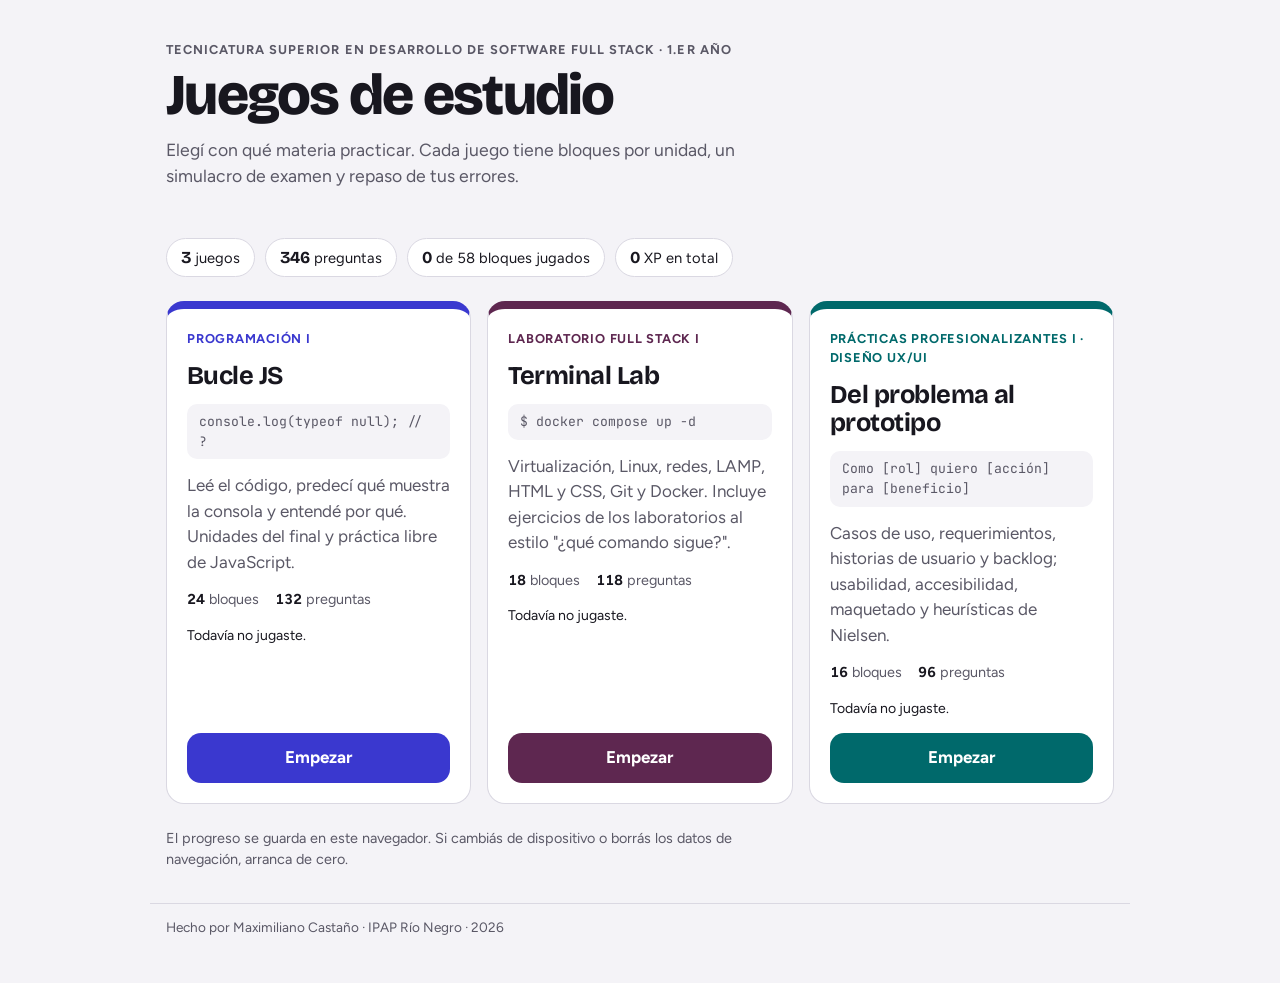
<file: index.html>
<!DOCTYPE html>
<html lang="es">
<head>
<meta charset="utf-8">
<meta name="viewport" content="width=device-width, initial-scale=1">
<title>Juegos de estudio</title>
<meta name="description" content="Plataforma de juegos para estudiar la Tecnicatura Superior en Desarrollo de Software Full Stack.">
<link rel="manifest" href="manifest.webmanifest">
<meta name="theme-color" content="#18171F">
<link rel="icon" type="image/png" sizes="192x192" href="icons/icon-192.png">
<link rel="apple-touch-icon" href="icons/apple-touch-icon.png">
<meta name="apple-mobile-web-app-capable" content="yes">
<meta name="mobile-web-app-capable" content="yes">
<meta name="apple-mobile-web-app-title" content="Juegos">
<link rel="preconnect" href="https://fonts.googleapis.com">
<link rel="preconnect" href="https://fonts.gstatic.com" crossorigin>
<link href="https://fonts.googleapis.com/css2?family=Bricolage+Grotesque:opsz,wght@12..96,600;12..96,800&family=Figtree:wght@400;500;700&family=JetBrains+Mono:wght@500&display=swap" rel="stylesheet">
<link rel="stylesheet" href="styles.css">
</head>
<body>
  <header class="top">
    <p class="eyebrow">Tecnicatura Superior en Desarrollo de Software Full Stack · 1.er año</p>
    <h1>Juegos de estudio</h1>
    <p class="intro">Elegí con qué materia practicar. Cada juego tiene bloques por unidad, un simulacro de examen y repaso de tus errores.</p>
    <div class="instalar" id="instalar" hidden>
      <button class="btn-instalar" type="button" id="btn-instalar" hidden>Instalar en el celular</button>
      <p class="ayuda-instalar" id="ayuda-instalar" hidden></p>
    </div>
  </header>

  <main>
    <section class="resumen" id="resumen" aria-label="Tu progreso general"></section>
    <section class="juegos" id="juegos" aria-label="Juegos disponibles"></section>
    <p class="nota" id="nota"></p>
  </main>

  <footer class="pie">
    <p>Hecho por Maximiliano Castaño · IPAP Río Negro · 2026</p>
  </footer>

  <script src="app.js"></script>
</body>
</html>
</file>
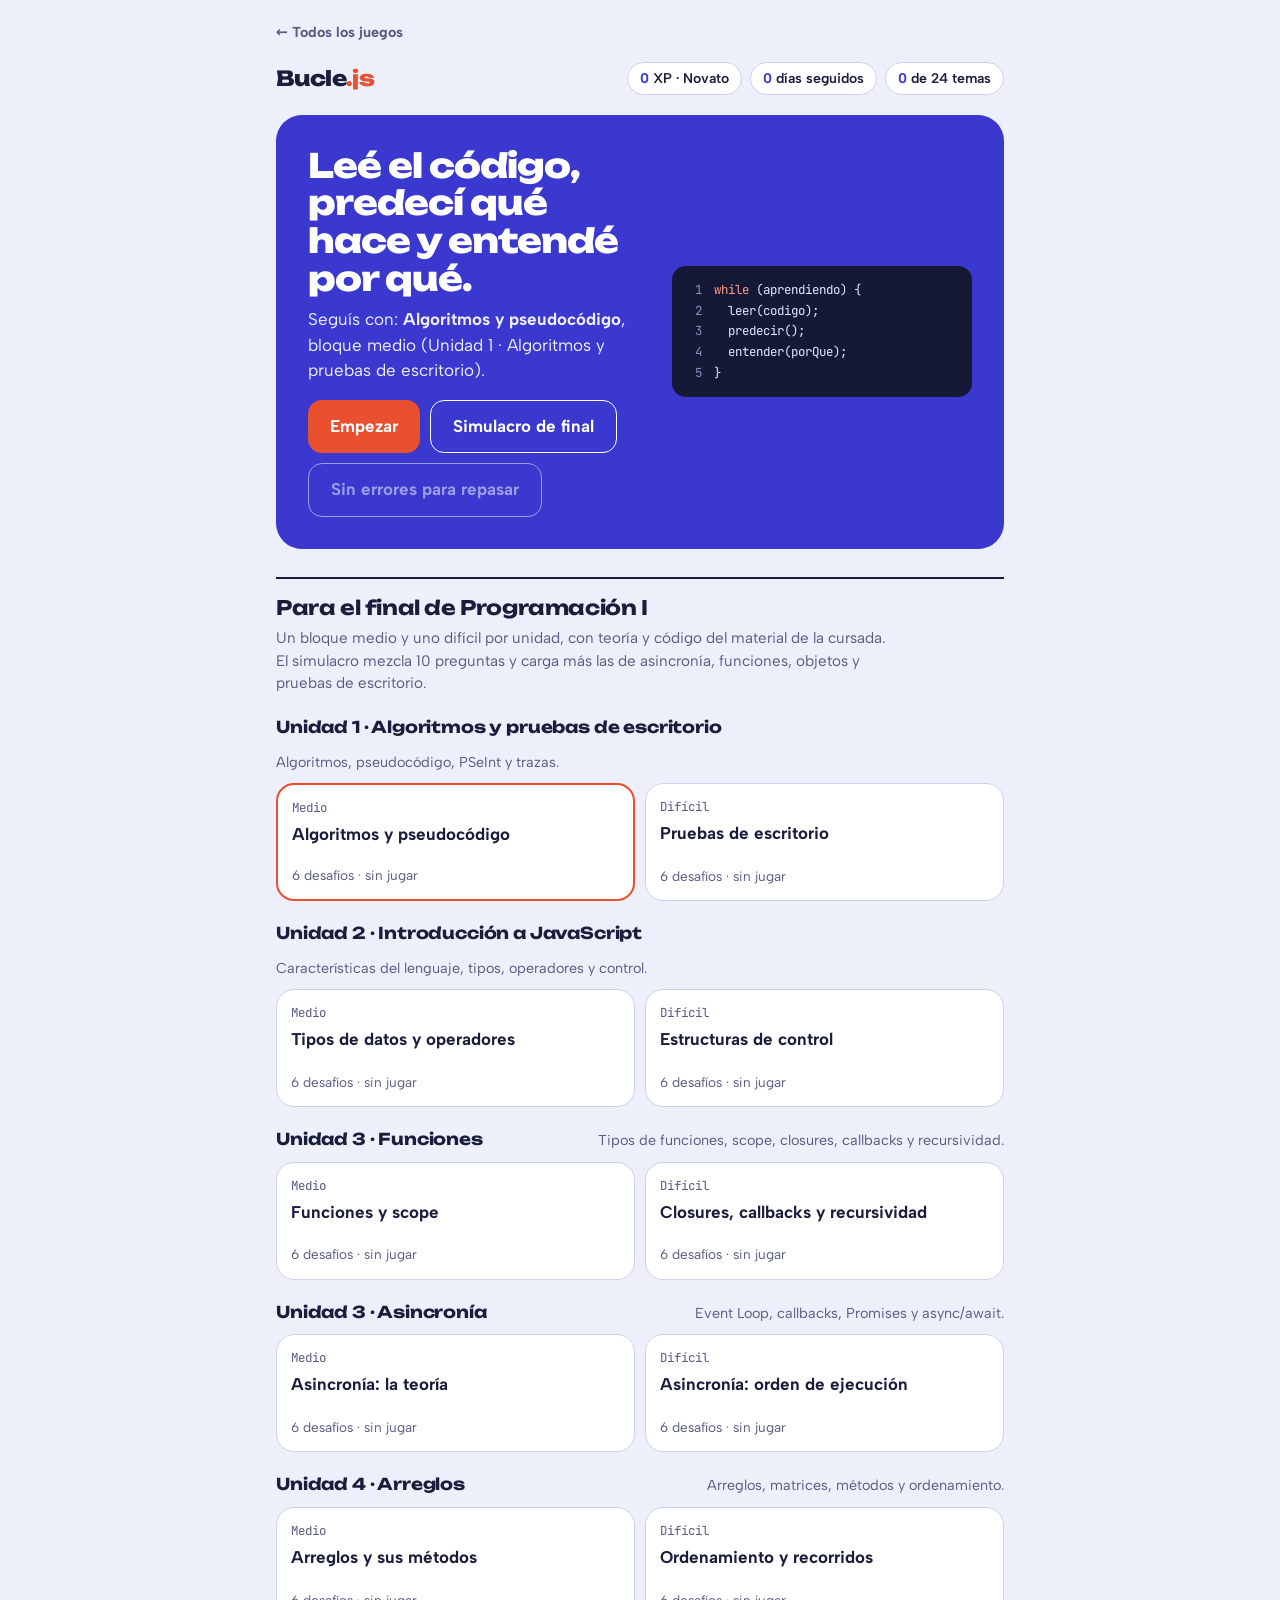
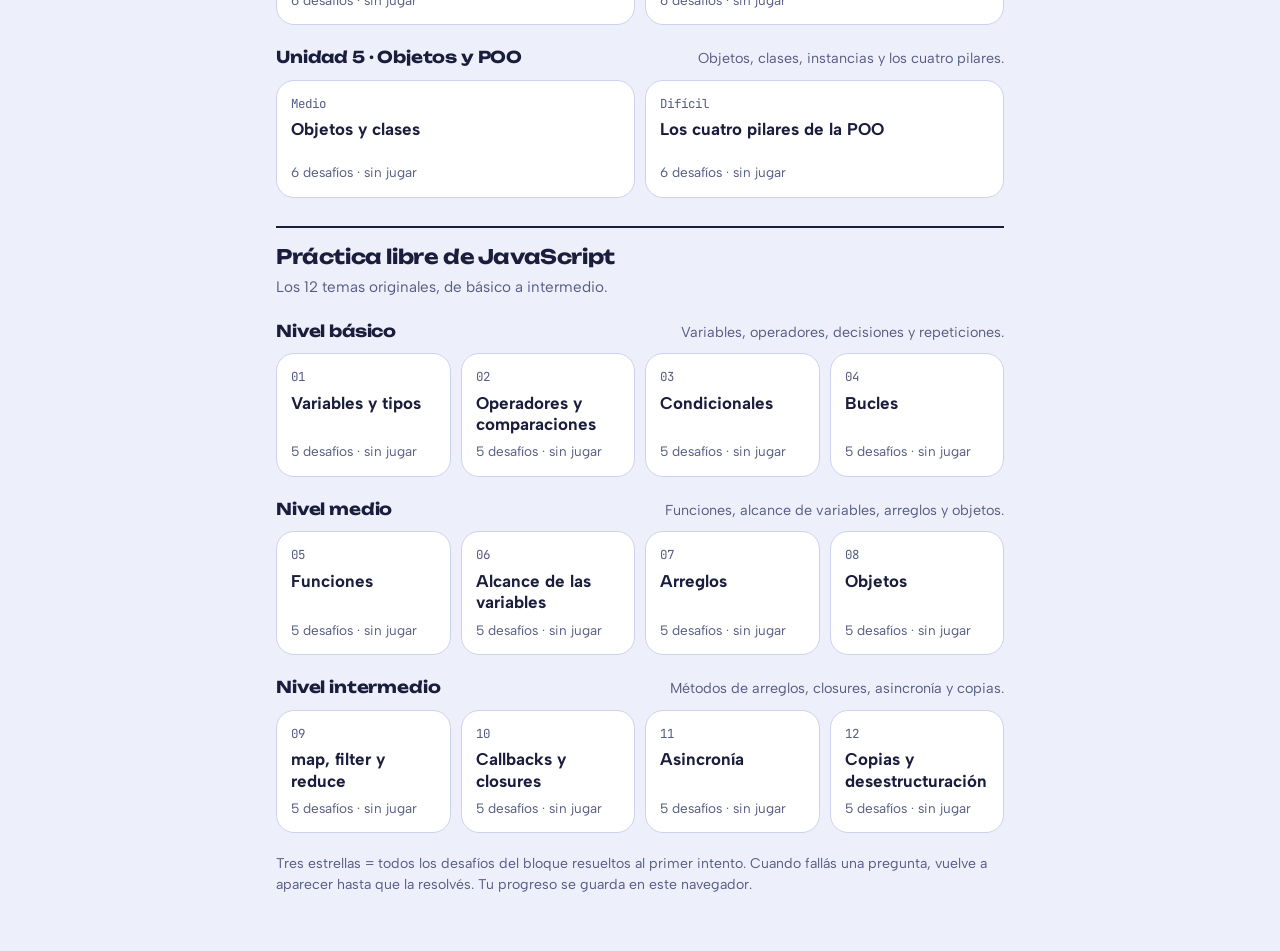
<file: bucle/index.html>
<!DOCTYPE html>
<html lang="es">
<head>
<meta charset="utf-8">
<meta name="viewport" content="width=device-width, initial-scale=1">
<title>Bucle JS</title>
<link rel="manifest" href="../manifest.webmanifest">
<meta name="theme-color" content="#18171F">
<link rel="icon" type="image/png" sizes="192x192" href="../icons/icon-192.png">
<link rel="apple-touch-icon" href="../icons/apple-touch-icon.png">
<meta name="apple-mobile-web-app-capable" content="yes">
<meta name="mobile-web-app-capable" content="yes">
<meta name="apple-mobile-web-app-title" content="Juegos">
<link rel="preconnect" href="https://fonts.googleapis.com">
<link rel="preconnect" href="https://fonts.gstatic.com" crossorigin>
<link href="https://fonts.googleapis.com/css2?family=Albert+Sans:wght@400;500;600;700&family=JetBrains+Mono:wght@400;600&family=Unbounded:wght@600;800&display=swap" rel="stylesheet">
<style>
/* Plan: una sola columna angosta, como una partida. Mapa de 3 niveles x 4 temas; cada tema = mini lección + 5 desafíos.
   El código siempre va en un bloque oscuro tipo editor; el coral se reserva para la acción principal. */
:root{
  --bg:#EDEFFA; --surface:#FFFFFF; --surface-2:#DFE2F5; --ink:#1A1D3B; --muted:#565B82; --line:#CDD2EC;
  --primary:#3A38CF; --on-primary:#FFFFFF; --accent:#E8502F; --on-accent:#FFFFFF;
  --ok:#17794B; --ok-bg:#DDF3E7; --bad:#B93226; --bad-bg:#FBE3E0;
  --code-bg:#161935; --code-ink:#E6E9FF; --code-k:#FF9B85; --code-s:#9BE3B8; --code-n:#FFD27A; --code-c:#8A90C2;
  --f-display:"Unbounded","Albert Sans",system-ui,sans-serif;
  --f-body:"Albert Sans",system-ui,-apple-system,"Segoe UI",sans-serif;
  --f-code:"JetBrains Mono",ui-monospace,Consolas,monospace;
  --r:18px;
}
@media (prefers-color-scheme: dark){
  :root:not([data-theme="light"]){
    --bg:#0E1022; --surface:#181B36; --surface-2:#24284E; --ink:#ECEEFF; --muted:#A3A8D3; --line:#30355F;
    --primary:#A3A2FF; --on-primary:#0E1022; --accent:#FF7F61; --on-accent:#2A0B03;
    --ok:#73DBA6; --ok-bg:#12382A; --bad:#FF9F94; --bad-bg:#471A15;
    --code-bg:#090B1A; color-scheme:dark;
  }
}
:root[data-theme="dark"]{
  --bg:#0E1022; --surface:#181B36; --surface-2:#24284E; --ink:#ECEEFF; --muted:#A3A8D3; --line:#30355F;
  --primary:#A3A2FF; --on-primary:#0E1022; --accent:#FF7F61; --on-accent:#2A0B03;
  --ok:#73DBA6; --ok-bg:#12382A; --bad:#FF9F94; --bad-bg:#471A15;
  --code-bg:#090B1A; color-scheme:dark;
}
*{box-sizing:border-box}
html,body{margin:0}
body{background:var(--bg);color:var(--ink);font-family:var(--f-body);font-size:17px;line-height:1.5}
button{font:inherit;color:inherit;cursor:pointer}
:focus-visible{outline:3px solid var(--accent);outline-offset:3px}
.wrap{max-width:760px;margin:0 auto;padding:16px 16px 56px;display:flex;flex-direction:column;gap:20px}

.bar-top{display:flex;align-items:center;justify-content:space-between;gap:12px;flex-wrap:wrap}
.logo{font-family:var(--f-display);font-weight:800;font-size:1.3rem;letter-spacing:-.03em;margin:0}
.logo i{font-style:normal;color:var(--accent)}
.kpis{display:flex;gap:8px;flex-wrap:wrap}
.kpi{background:var(--surface);border:1px solid var(--line);border-radius:999px;padding:5px 12px;font-size:.88rem;font-weight:600;font-variant-numeric:tabular-nums}
.kpi b{color:var(--primary)}

.hero{background:var(--primary);color:var(--on-primary);border-radius:26px;padding:24px;display:grid;gap:20px;grid-template-columns:1fr}
.hero h2{font-family:var(--f-display);font-weight:800;font-size:clamp(1.45rem,5.2vw,2.1rem);line-height:1.12;letter-spacing:-.03em;margin:0 0 10px;text-wrap:balance}
.hero p{margin:0 0 16px;opacity:.92;max-width:44ch}
.hero .code{margin:0;font-size:.82rem}
.cta{display:flex;gap:10px;flex-wrap:wrap}
@media (min-width:680px){.hero{grid-template-columns:1.25fr 1fr;align-items:center;padding:32px}}

.btn{border:0;border-radius:14px;padding:13px 22px;min-height:48px;font-weight:700;background:var(--accent);color:var(--on-accent)}
.btn.sec{background:var(--surface);color:var(--ink);border:1px solid var(--line)}
.btn.ghost{background:transparent;color:inherit;border:1.5px solid currentColor}
.btn.link{background:none;color:var(--primary);padding:8px 4px;min-height:44px;text-decoration:underline;text-underline-offset:3px}
.btn[disabled]{opacity:.5;cursor:not-allowed}

.nivel h3{font-family:var(--f-display);font-size:1.02rem;margin:0;letter-spacing:-.01em}
.nivel-head{display:flex;justify-content:space-between;align-items:baseline;gap:12px;flex-wrap:wrap;margin-bottom:10px}
.nivel-head span{color:var(--muted);font-size:.9rem}
.temas{display:grid;gap:10px;grid-template-columns:repeat(auto-fill,minmax(165px,1fr))}
.tema{text-align:left;background:var(--surface);border:1px solid var(--line);border-radius:var(--r);padding:14px;display:flex;flex-direction:column;gap:6px;min-height:118px}
.tema:hover{border-color:var(--primary)}
.tema .num{font-family:var(--f-code);font-size:.78rem;color:var(--muted)}
.tema .nom{font-weight:700;line-height:1.25}
.tema .est{margin-top:auto;font-size:.85rem;color:var(--muted)}
.tema .est b{color:var(--accent);letter-spacing:2px;font-size:1rem}
.tema.sig{border:2px solid var(--accent)}
.nota{color:var(--muted);font-size:.88rem;margin:0}
.seccion{border-top:2px solid var(--ink);padding-top:14px;margin-top:8px}
.seccion h2{font-family:var(--f-display);font-size:1.25rem;letter-spacing:-.02em;margin:0 0 4px}
.seccion p{margin:0;color:var(--muted);font-size:.95rem;max-width:62ch}
.puntos{margin:0;padding-left:20px;display:grid;gap:6px;font-size:.97rem;max-width:62ch}
.traza{overflow-x:auto}
.traza table{border-collapse:collapse;font-family:var(--f-code);font-size:.88rem;min-width:60%}
.traza caption{caption-side:top;text-align:left;font-family:var(--f-body);font-size:.78rem;font-weight:700;letter-spacing:.09em;text-transform:uppercase;color:var(--muted);padding-bottom:6px}
.traza th,.traza td{border:1px solid var(--line);padding:6px 12px;text-align:center;white-space:nowrap}
.traza th{background:var(--surface-2);font-weight:600}
.traza td.hueco{background:var(--accent);color:var(--on-accent);font-weight:700}

.code{background:var(--code-bg);color:var(--code-ink);border-radius:14px;padding:14px 14px 14px 0;font-family:var(--f-code);font-size:.88rem;line-height:1.65;overflow-x:auto;margin:0;counter-reset:ln}
.code span.l{display:block;white-space:pre;padding-right:14px}
.code span.l::before{counter-increment:ln;content:counter(ln);display:inline-block;width:2.4em;margin-right:.9em;text-align:right;color:var(--code-c);user-select:none}
.code .k{color:var(--code-k)} .code .s{color:var(--code-s)} .code .n{color:var(--code-n)} .code .c{color:var(--code-c);font-style:italic}

.card{background:var(--surface);border:1px solid var(--line);border-radius:22px;padding:20px;display:flex;flex-direction:column;gap:16px}
.eyebrow{font-size:.78rem;font-weight:700;letter-spacing:.09em;text-transform:uppercase;color:var(--muted);margin:0}
.card h2{font-family:var(--f-display);font-size:1.3rem;line-height:1.2;margin:0;letter-spacing:-.02em;text-wrap:balance}
.card p{margin:0;max-width:62ch}
.ojo{background:var(--surface-2);border-radius:12px;padding:12px 14px;font-size:.95rem}
.ojo b{color:var(--accent)}
.fila{display:flex;gap:10px;justify-content:space-between;align-items:center;flex-wrap:wrap}

.prog{height:8px;background:var(--surface-2);border-radius:99px;overflow:hidden;flex:1;min-width:120px}
.prog i{display:block;height:100%;background:var(--accent);border-radius:99px}
.q{font-size:1.15rem;font-weight:700;line-height:1.3;margin:0}
.ops{display:grid;gap:10px}
.op{display:flex;gap:12px;align-items:flex-start;text-align:left;background:var(--bg);border:2px solid var(--line);border-radius:14px;padding:12px 14px;min-height:52px;width:100%}
.op:hover:not([disabled]){border-color:var(--primary)}
.op kbd{flex:none;font-family:var(--f-code);font-size:.78rem;border:1px solid var(--line);border-radius:6px;padding:1px 7px;color:var(--muted);margin-top:2px}
.op span{white-space:pre-wrap;overflow-wrap:anywhere}
.op.mono span{font-family:var(--f-code);font-size:.92rem}
.op[disabled]{cursor:default;opacity:.65}
.op.ok{border-color:var(--ok);background:var(--ok-bg);opacity:1}
.op.mal{border-color:var(--bad);background:var(--bad-bg);opacity:1}
.op .marca{margin-left:auto;font-weight:700;font-size:.85rem;white-space:nowrap}
.op.ok .marca{color:var(--ok)} .op.mal .marca{color:var(--bad)}
.pista{background:var(--surface-2);border-radius:12px;padding:10px 14px;font-size:.95rem}
.fb{border-radius:14px;padding:14px 16px;border-left:5px solid var(--ok);background:var(--ok-bg)}
.fb.mal{border-color:var(--bad);background:var(--bad-bg)}
.fb strong{display:block;margin-bottom:4px}
.fb p{font-size:.98rem}

.resumen-n{font-family:var(--f-display);font-weight:800;font-size:2.6rem;line-height:1;font-variant-numeric:tabular-nums}
.estrellas{color:var(--accent);font-size:1.8rem;letter-spacing:6px}
.rep{margin:0;padding-left:20px;display:grid;gap:6px;font-size:.95rem}
@media (prefers-reduced-motion:no-preference){
  .prog i{transition:width .35s ease}
  .fb{animation:sube .22s ease-out}
  @keyframes sube{from{transform:translateY(6px);opacity:.4}to{transform:none;opacity:1}}
}
.volver{flex-basis:100%;font-weight:700;font-size:.9rem;color:var(--muted);text-decoration:none;padding:6px 0;min-height:32px}
.volver:hover{color:var(--ink);text-decoration:underline}

/* Ajustes de revisión visual */
.temas{grid-template-columns:repeat(auto-fit,minmax(165px,1fr))}
.op{flex-wrap:wrap}
.op span:not(.marca){flex:1;min-width:0}
@media (max-width:560px){ .op .marca{flex-basis:100%;margin-left:36px;order:3} }
@media (min-width:680px){ .hero{grid-template-columns:1.15fr 1fr} }
.hero .code{font-size:.78rem}
</style>
</head>
<body>
<div class="wrap" id="app"></div>
<script>
const FINAL = [
{ id: 'u1', final: true, nombre: 'Unidad 1 · Algoritmos y pruebas de escritorio', desc: 'Algoritmos, pseudocódigo, PSeInt y trazas.', temas: [
  { id: 'u1m', dif: 'Medio', n: 'Algoritmos y pseudocódigo',
    idea: 'Un algoritmo es la especificación rigurosa de una secuencia de pasos para alcanzar un resultado en un tiempo finito. Tiene que ser preciso, definido y finito, y se piensa en tres partes: entrada, proceso y salida.',
    puntos: [
      'Precondición: lo que se sabe verdadero antes de empezar. Poscondición: lo que es verdadero al terminar, si se cumplieron las precondiciones.',
      'Estructuras de control: secuencia, selección (Si), repetición (cantidad fija y conocida) e iteración (Mientras, depende de una condición).',
      'Compilador: traduce el programa completo antes de ejecutarlo. Intérprete: traduce y ejecuta instrucción por instrucción.',
      'Pseudocódigo: mezcla de lenguaje natural y programación. No es ejecutable y no depende de ningún lenguaje.'
    ],
    ojo: 'En el material, repetición e iteración no son lo mismo: en la repetición se sabe de antemano cuántas veces se ejecuta; en la iteración depende de una condición.',
    qs: [
      { t: 'concepto', q: '¿Cuál de estas es una característica que debe cumplir todo algoritmo?', o: ['Ser finito: tiene que terminar en algún momento', 'Estar escrito en un lenguaje de programación', 'Usar al menos una estructura repetitiva', 'Ejecutarse en una computadora'],
        w: 'Un algoritmo debe ser preciso, definido y finito. No depende de un lenguaje ni de una computadora: una receta también es un algoritmo. Por eso "sumar todos los números naturales" no tiene algoritmo posible: nunca terminaría.',
        h: 'Acordate del ejemplo de sumar todos los números naturales.' },
      { t: 'concepto', q: 'Para el problema "retirar dinero de un cajero automático", ¿cuál de estas es una precondición?', o: ['Tener saldo suficiente en la cuenta', 'El saldo de la cuenta quedó actualizado', 'Se entregó el dinero en efectivo', 'La tarjeta fue devuelta al usuario'],
        w: 'Una precondición es algo que ya es verdadero antes de comenzar el algoritmo. Las otras tres son poscondiciones: lo que queda verdadero cuando termina.',
        h: '¿Cuál tiene que cumplirse antes de empezar?' },
      { t: 'concepto', q: '¿En qué se diferencia un compilador de un intérprete?', o: ['El compilador traduce el programa completo; el intérprete traduce y ejecuta instrucción por instrucción', 'El compilador ejecuta línea por línea; el intérprete traduce todo junto', 'El compilador es para bajo nivel y el intérprete para pseudocódigo', 'No hay diferencia: son dos nombres para lo mismo'],
        w: 'El compilador lee todo el programa y genera el código de máquina equivalente (C, C++, Pascal). El intérprete toma una instrucción, la traduce y la ejecuta en el momento (Python, PHP, JavaScript).',
        h: 'Uno trabaja con el programa entero y el otro de a una instrucción.' },
      { t: 'concepto', q: 'Hay que enviar un mensaje de texto a 30 amigos. ¿Qué estructura de control corresponde y por qué?', o: ['Repetición, porque la cantidad de veces se conoce de antemano', 'Iteración, porque depende de una condición que va cambiando', 'Selección, porque hay que elegir a cada amigo', 'Secuencia: se escriben las instrucciones 30 veces'],
        w: 'Se sabe que son exactamente 30 veces, así que es una repetición (Repetir 30). La iteración se usa cuando no se conoce la cantidad y se corta por una condición, como "mientras la zanja no esté llena".',
        h: '¿Se sabe de antemano cuántas veces hay que hacerlo?' },
      { t: 'concepto', q: 'En "Mientras (la zanja no está llena) agregar una palada de tierra", ¿qué pasa si la zanja ya está llena al empezar?', o: ['El bloque no se ejecuta ninguna vez', 'Se ejecuta una vez y después se corta', 'Se repite sin parar', 'El algoritmo da error'],
        w: 'Mientras evalúa la condición antes de entrar al bloque. Si ya es falsa, no entra nunca. Es la diferencia con Repetir... Hasta Que, que primero ejecuta y después evalúa, así que corre al menos una vez.',
        h: '¿Mientras evalúa la condición antes o después de ejecutar el bloque?' },
      { t: 'concepto', q: '¿En qué orden van las etapas del desarrollo de software?', o: ['Especificación, diseño, implementación, validación y mantenimiento', 'Implementación, diseño, especificación, validación y mantenimiento', 'Diseño, implementación, mantenimiento y validación', 'Especificación, implementación, diseño y validación'],
        w: 'Primero se define con precisión el problema (especificación) y se diseña la solución. Después se escribe en un lenguaje (implementación), se prueba que cumpla lo especificado (validación) y se corrige y adapta con el tiempo (mantenimiento).',
        h: 'No se puede programar lo que todavía no se definió.' }
    ] },
  { id: 'u1d', dif: 'Difícil', n: 'Pruebas de escritorio',
    idea: 'Hacer una prueba de escritorio es convertirte en la computadora: ejecutás el algoritmo a mano, línea por línea, y anotás en una tabla cómo cambia cada variable. Sirve para entender la lógica y encontrar errores antes de programar.',
    ej: `Definir i, m Como Entero;
i = 1;
Mientras i <= 3 Hacer
    m = i * 3;
    Escribir m;
    i = i + 1;
FinMientras`,
    puntos: [
      'La tabla lleva una columna por variable o condición y una fila por paso.',
      'La asignación es destructiva: al guardar un valor nuevo, el anterior se pierde.',
      'Traza: registro automático que deja un programa mientras se ejecuta (logs). La prueba de escritorio es manual.'
    ],
    ojo: 'El error más común es olvidarse de la última fila: la evaluación en la que la condición da falso y el bucle termina.',
    qs: [
      { t: 'traza', q: '¿Qué valor va en la celda marcada con "?"', c: `x = 5;
y = 2;
x = x + 3;
y = x - y;
Escribir "Resultado: ", y;`, tabla: { cols: ['Línea', 'x', 'y'], filas: [['x = 5', '5', ''], ['y = 2', '5', '2'], ['x = x + 3', '8', '2'], ['y = x - y', '8', '?']] },
        o: ['6', '3', '10', '-6'],
        w: 'y = x - y usa los valores actuales: x ya vale 8 (se le sumó 3 en la línea anterior) e y vale 2. Primero se calcula la derecha (8 - 2) y después se guarda el 6 en y.',
        h: 'Usá el valor de x de la fila anterior, no el inicial.' },
      { t: 'traza', q: '¿Cuántas veces se evalúa la condición i <= 3 en total?', c: `i = 1;
Mientras i <= 3 Hacer
    m = i * 3;
    Escribir m;
    i = i + 1;
FinMientras`, o: ['4 veces', '3 veces', '2 veces', '5 veces'],
        w: 'Tres veces da verdadero (con i = 1, 2 y 3) y una cuarta vez da falso (con i = 4), que es la que hace salir del bucle. Esa última evaluación también ocupa una fila en la tabla.',
        h: 'Contá también la evaluación que da falso.' },
      { t: 'traza', q: '¿Qué se muestra en pantalla?', c: `i = 1;
Mientras i < 3 Hacer
    m = i * 3;
    Escribir m;
    i = i + 1;
FinMientras`, o: ['3\n6', '3\n6\n9', '3', '6\n9'],
        w: 'Con i < 3 solo entra cuando i vale 1 y 2. Al llegar a 3 la condición es falsa. Cambiar <= por < saca una vuelta: es la comparación que se hizo en clase con la planilla.',
        h: '¿Con i = 3 se cumple i < 3?' },
      { t: 'traza', q: '¿Cuál es el último valor que se escribe?', c: `contador = 0;
Repetir
    contador = contador + 1;
    Escribir contador;
Hasta Que contador > 2`, o: ['3', '2', '1', '4'],
        w: 'Repetir ejecuta primero y evalúa después, y termina cuando la condición es VERDADERA (al revés que Mientras). Escribe 1 (1 > 2 falso), 2 (2 > 2 falso) y 3 (3 > 2 verdadero, corta).',
        h: 'Hasta Que corta cuando la condición se cumple, no cuando deja de cumplirse.' },
      { t: 'traza', q: '¿Qué devuelve la llamada de la última fila?', c: `function pow(x, n) {
  if (n == 1) {
    return x;
  } else {
    return x * pow(x, n - 1);
  }
}
console.log(pow(2, 3));`, tabla: { cols: ['x', 'n', 'n == 1', 'Devuelve'], filas: [['2', '3', 'false', '2 * pow(2, 2)'], ['2', '2', 'false', '2 * pow(2, 1)'], ['2', '1', 'true', '?']] },
        o: ['2', '1', '8', '4'], x: `function pow(x,n){return n==1?x:x*pow(x,n-1)} console.log(pow(2,1))`,
        w: 'Con n == 1 se llega al caso base, que devuelve x, o sea 2. Recién ahí se resuelve de atrás para adelante: 2 * 2 = 4 y 2 * 4 = 8.',
        h: 'Es el caso base: mirá qué devuelve el if.' },
      { t: 'concepto', q: '¿Cuál es la diferencia entre una prueba de escritorio y una traza?', o: ['La prueba de escritorio es manual; la traza es un registro automático que genera el programa al ejecutarse', 'La prueba de escritorio se hace en producción; la traza, al diseñar', 'Son lo mismo con distinto nombre', 'La traza se hace a mano y la prueba de escritorio la genera el programa'],
        w: 'La prueba de escritorio es una simulación manual sobre un bloque chico, para entender la lógica y detectar errores temprano. La traza la genera el programa en ejecución (logs) y sirve para diagnosticar problemas y analizar rendimiento.',
        h: 'Una la hacés vos con lápiz; la otra la deja el programa.' }
    ] }
] },
{ id: 'u2', final: true, nombre: 'Unidad 2 · Introducción a JavaScript', desc: 'Características del lenguaje, tipos, operadores y control.', temas: [
  { id: 'u2m', dif: 'Medio', n: 'Tipos de datos y operadores',
    idea: 'JavaScript es un lenguaje de alto nivel, interpretado, dinámico y multiparadigma. Tiene siete tipos primitivos (string, number, boolean, null, undefined, symbol y bigint) y los objetos, que son tipos compuestos.',
    ej: `let edad = 20;
let tipo = edad >= 18 ? "mayor" : "menor";
console.log(typeof edad, tipo); // number mayor`,
    puntos: [
      'Dinámico: el tipo de una variable se resuelve en ejecución y puede cambiar.',
      'Sensible a mayúsculas: nombre y Nombre son dos identificadores distintos.',
      '== compara solo el valor; === compara valor y tipo.'
    ],
    ojo: 'typeof null devuelve "object". Es un error histórico del lenguaje: null es un primitivo.',
    qs: [
      { t: 'concepto', q: '¿Qué significa que JavaScript sea un lenguaje "dinámico"?', o: ['Que los tipos se resuelven en ejecución: una variable puede guardar un número y después un texto', 'Que solo sirve para páginas con animaciones', 'Que se compila antes de ejecutarse', 'Que no tiene tipos de datos'],
        w: 'Dinámico quiere decir que muchas decisiones se toman en tiempo de ejecución y no antes. Por eso no se declara el tipo de una variable y la misma variable puede cambiar de tipo.',
        h: 'Pensá en qué momento se decide el tipo de una variable.' },
      { t: 'salida', c: `console.log(typeof null, typeof undefined);`, o: ['object undefined', 'null undefined', 'object object', 'undefined undefined'],
        w: 'typeof undefined da "undefined", como es de esperar. typeof null da "object" por un error histórico del lenguaje que nunca se corrigió: null sigue siendo un primitivo.',
        h: 'Uno de los dos tiene un resultado que no es el esperado.' },
      { t: 'salida', c: `let a = 5;
let b = a++;
console.log(a, b);`, o: ['6 5', '6 6', '5 5', '5 6'],
        w: 'a++ es post-incremento: primero entrega el valor actual (5, que se guarda en b) y después suma 1 a la variable. Con ++a sería al revés y b valdría 6.',
        h: 'El ++ está después de la variable.' },
      { t: 'salida', c: `console.log(5 == "5", 5 === "5", 5 != "5");`, o: ['true false false', 'true false true', 'false false true', 'true true false'],
        w: '== y != convierten tipos antes de comparar: 5 y "5" valen lo mismo, así que == da true y != da false. === compara también el tipo, y number no es string.',
        h: '!= es el opuesto de ==, no de ===.' },
      { t: 'concepto', q: '¿Cuál de estos NO es un tipo de dato primitivo en JavaScript?', o: ['Array', 'String', 'Boolean', 'Undefined'],
        w: 'Los primitivos guardan un solo valor simple. Un Array es un objeto, es decir un tipo compuesto: guarda una colección de valores.',
        h: 'Buscá el que puede contener varios valores.' },
      { t: 'salida', c: `let precio = "100";
let total = precio * 2 + "1";
console.log(total, typeof total);`, o: ['2001 string', '201 number', '2001 number', '1001 string'],
        w: 'El * solo sirve para números, así que convierte "100" a 100 y da 200. Después el + con un texto concatena: 200 + "1" es "2001", un string.',
        h: 'El * convierte a número; el + con un texto pega.' }
    ] },
  { id: 'u2d', dif: 'Difícil', n: 'Estructuras de control',
    idea: 'Las estructuras de control deciden qué se ejecuta y cuántas veces: if/else y switch para elegir un camino; for, while y do...while para repetir. Seguir el valor de cada variable vuelta por vuelta es la prueba de escritorio aplicada a JavaScript.',
    ej: `let i = 0;
do {
  i++;
} while (i < 3);
console.log(i); // 3`,
    puntos: [
      'while evalúa antes de entrar; do...while ejecuta una vez y evalúa después.',
      'Valores que cuentan como falso: 0, "", null, undefined, NaN y false.',
      '&& se resuelve antes que ||.'
    ],
    ojo: 'En un switch, si falta el break la ejecución sigue de largo por los case de abajo.',
    qs: [
      { t: 'salida', c: `let dia = 2;
switch (dia) {
  case 1:
    console.log("Lunes");
  case 2:
    console.log("Martes");
  case 3:
    console.log("Miércoles");
    break;
  default:
    console.log("Otro");
}`, o: ['Martes\nMiércoles', 'Martes', 'Martes\nMiércoles\nOtro', 'Lunes\nMartes\nMiércoles'],
        w: 'El switch entra por case 2. Como ese case no tiene break, sigue de largo y ejecuta también el case 3. Ahí sí hay break y se corta antes del default.',
        h: 'Fijate qué case tienen break y cuáles no.' },
      { t: 'salida', c: `let n = 10;
do {
  console.log(n);
  n++;
} while (n < 5);`, o: ['10', 'No muestra nada', '10\n11', 'Se repite sin parar'],
        w: 'do...while ejecuta el bloque una vez antes de mirar la condición. Muestra 10, n pasa a 11, y recién entonces evalúa 11 < 5, que es falso.',
        h: '¿Cuándo se evalúa la condición en un do...while?' },
      { t: 'salida', c: `let total = 0;
for (let i = 1; i <= 3; i++) {
  for (let j = 1; j <= 2; j++) {
    total += i;
  }
}
console.log(total);`, o: ['12', '6', '9', '18'],
        w: 'Por cada valor de i, el for de adentro da 2 vueltas y suma i las dos veces: 1+1, 2+2 y 3+3. En total 2 + 4 + 6 = 12.',
        h: 'El bucle de adentro se ejecuta completo en cada vuelta del de afuera.' },
      { t: 'salida', c: `const valores = [0, "0", "", null, "hola"];
let cuenta = 0;
for (const v of valores) {
  if (v) cuenta++;
}
console.log(cuenta);`, o: ['2', '1', '3', '4'],
        w: 'Cuentan como falso el 0, el texto vacío y null. El "0" con comillas es un texto que no está vacío, así que cuenta como verdadero, igual que "hola".',
        h: 'Mirá bien el segundo elemento: tiene comillas.' },
      { t: 'salida', c: `let x = 7;
if (x > 5 && x < 10 || x === 0) {
  console.log("A");
} else {
  console.log("B");
}
console.log(!(x > 5));`, o: ['A\nfalse', 'B\nfalse', 'A\ntrue', 'B\ntrue'],
        w: 'Primero se resuelve el &&: 7 > 5 y 7 < 10 da true. Con eso el || ya es true y entra al if. En la última línea, x > 5 es true y el ! lo invierte a false.',
        h: 'Resolvé primero el && y después el ||.' },
      { t: 'salida', q: 'Hacé la prueba de escritorio. ¿Qué muestra?', c: `let i = 10;
let pasos = 0;
while (i > 1) {
  i = i % 2 === 0 ? i / 2 : i - 1;
  pasos++;
}
console.log(pasos);`, o: ['4', '3', '5', '10'],
        w: 'Si i es par se divide por 2; si es impar se le resta 1. La tabla queda: 10 → 5, 5 → 4, 4 → 2, 2 → 1. Son 4 pasos, y con i = 1 la condición ya es falsa.',
        h: 'Armá una tabla con dos columnas: i y pasos.' }
    ] }
] },
{ id: 'u3f', final: true, nombre: 'Unidad 3 · Funciones', desc: 'Tipos de funciones, scope, closures, callbacks y recursividad.', temas: [
  { id: 'u3fm', dif: 'Medio', n: 'Funciones y scope',
    idea: 'En JavaScript las funciones son ciudadanos de primera clase: se pueden asignar a una variable, pasar como argumento y devolver desde otra función. Parámetro es la variable que figura en la declaración; argumento es el valor que se pasa al llamarla.',
    ej: `saludar("Ana"); // funciona: la declaración se procesa antes
function saludar(nombre) {
  console.log("Hola " + nombre);
}`,
    puntos: [
      'Declaración de función: se puede usar antes de la línea donde está escrita. Expresión de función: existe recién cuando la ejecución llega a esa línea.',
      'Hay scope global, de función y de bloque. var no respeta el bloque; let y const sí.',
      'Scope léxico: el alcance de cada variable se determina leyendo el código, sin ejecutarlo.',
      'Hoisting: las declaraciones con var se elevan al inicio; las asignaciones no.'
    ],
    ojo: 'Una variable local con el mismo nombre que una externa le hace sombra: dentro de la función se usa la local y la externa no se toca.',
    qs: [
      { t: 'concepto', q: '¿Por qué se dice que las funciones son "ciudadanos de primera clase"?', o: ['Porque se pueden asignar a variables, pasar como argumentos y devolver como resultado', 'Porque se ejecutan antes que el resto del código', 'Porque siempre tienen que devolver un valor', 'Porque no se pueden modificar una vez declaradas'],
        w: 'En JavaScript una función es un valor más. Por eso se puede guardar en una variable, pasar a otra función (callback) y devolver desde una función (closure).',
        h: 'Pensá qué se puede hacer con cualquier valor, como un número.' },
      { t: 'concepto', q: 'Dada la declaración function area(base, altura) y la llamada area(5, 3):', o: ['base y altura son parámetros; 5 y 3 son argumentos', 'base y altura son argumentos; 5 y 3 son parámetros', 'Los cuatro son parámetros', 'Los cuatro son argumentos'],
        w: 'Parámetro es el término para el momento de la declaración: la variable listada entre paréntesis. Argumento es el término para el momento de la llamada: el valor que se pasa.',
        h: 'Uno pertenece a la declaración y el otro a la llamada.' },
      { t: 'salida', q: '¿Qué pasa al ejecutar este código?', v: 'ERROR ReferenceError', c: `saludar();
const saludar = function () {
  console.log("Hola");
};`, o: ['Da error: saludar todavía no existe cuando se la llama', 'Muestra Hola', 'Muestra undefined', 'No muestra nada'],
        w: 'Es una expresión de función: se crea recién cuando la ejecución llega a esa línea. Llamarla antes da error. Si fuera una declaración (function saludar() {...}) funcionaría, porque las declaraciones se procesan antes de ejecutar el script.',
        h: '¿Es una declaración de función o una expresión de función?' },
      { t: 'salida', c: `function prueba() {
  console.log(frase);
  var frase = "Hola";
}
prueba();`, o: ['undefined', 'Hola', 'Da error: frase no está definida', 'null'],
        w: 'Es el hoisting de var: la declaración se eleva al inicio de la función, pero la asignación se queda en su línea. Al mostrarla, la variable ya existe pero todavía no tiene valor.',
        h: 'Con var, la declaración se eleva pero la asignación no.' },
      { t: 'salida', c: `if (true) {
  var a = 1;
  let b = 2;
}
console.log(typeof a, typeof b);`, o: ['number undefined', 'number number', 'undefined undefined', 'undefined number'],
        w: 'var no tiene alcance de bloque: su visibilidad atraviesa las llaves del if, así que a existe afuera. let sí respeta el bloque, y b deja de existir al cerrar la llave.',
        h: 'Una de las dos formas de declarar no respeta las llaves.' },
      { t: 'salida', c: `let nombreUsu = "Juan";
function muestraMensaje() {
  let nombreUsu = "Pedro";
  console.log("Hola, " + nombreUsu);
}
muestraMensaje();
console.log(nombreUsu);`, o: ['Hola, Pedro\nJuan', 'Hola, Pedro\nPedro', 'Hola, Juan\nJuan', 'Hola, Juan\nPedro'],
        w: 'La variable local le hace sombra a la externa (ocultamiento o shadowing): dentro de la función se usa "Pedro". La externa no se modifica y sigue valiendo "Juan". Sin el let de adentro, sí se cambiaría la externa.',
        h: 'Dentro de la función hay un let: es otra variable.' }
    ] },
  { id: 'u3fd', dif: 'Difícil', n: 'Closures, callbacks y recursividad',
    idea: 'Un closure es una función que recuerda las variables del scope donde fue creada, aunque la función exterior ya haya terminado. Un callback es una función que se pasa como argumento para que otra la ejecute. Una función recursiva se llama a sí misma y necesita un caso base para terminar.',
    ej: `function factorial(n) {
  if (n === 1) return 1;        // caso base
  return n * factorial(n - 1);  // llamada recursiva
}
console.log(factorial(4)); // 24`,
    puntos: [
      'Currying: una función recibe un argumento y devuelve otra función que recibe el siguiente.',
      'Cada llamada recursiva guarda su contexto de ejecución en la pila. La cantidad de llamadas anidadas es la profundidad de recursión.',
      'Función flecha con una sola expresión: el return es implícito.'
    ],
    ojo: 'Sin caso base, la recursión no termina nunca y desborda la pila de llamadas.',
    qs: [
      { t: 'salida', c: `function contador(incremento) {
  let count = 0;
  return function () {
    count += incremento;
    return count;
  };
}
const deDos = contador(2);
const deCinco = contador(5);
deDos();
console.log(deDos(), deCinco());`, o: ['4 5', '4 9', '2 5', '4 10'],
        w: 'Cada llamada a contador crea su propio count y su propio incremento, y la función devuelta los recuerda (closure). deDos lleva 2 y después 4; deCinco tiene un count aparte y recién va por 5.',
        h: 'deDos y deCinco no comparten la variable count.' },
      { t: 'salida', c: `const multiplicar = a => b => c => a * b * c;
console.log(multiplicar(2)(3)(4));`, o: ['24', '9', '234', 'Da error'],
        w: 'Es currying: cada función recibe un solo argumento y devuelve otra función. multiplicar(2) devuelve una función que recuerda a = 2; esa recibe el 3, y la última recibe el 4 y calcula 2 * 3 * 4.',
        h: 'Cada par de paréntesis llama a la función que devolvió el anterior.' },
      { t: 'traza', q: '¿Cuántas veces se ejecuta factorial en total al calcular factorial(4)?', c: `function factorial(n) {
  if (n === 1) return 1;
  return n * factorial(n - 1);
}
console.log(factorial(4));`, o: ['4', '3', '5', '24'], x: `let k=0;function f(n){k++;return n===1?1:n*f(n-1)} f(4);console.log(k)`,
        w: 'Se llama con 4, 3, 2 y 1. La de n = 1 es el caso base y ya no vuelve a llamar. Esas 4 llamadas anidadas son la profundidad de recursión; el resultado (24) se arma al volver: 2, 6, 24.',
        h: 'Anotá el valor de n en cada llamada hasta llegar al caso base.' },
      { t: 'salida', c: `function sumar(x, y) {
  if (y === 0) return x;
  return sumar(x + 1, y - 1);
}
console.log(sumar(3, 2));`, o: ['5', '6', '4', '3'],
        w: 'En cada llamada se pasa una unidad de y a x: sumar(3, 2) → sumar(4, 1) → sumar(5, 0). Con y en 0 se llega al caso base y se devuelve x, que vale 5.',
        h: 'Seguí los dos parámetros llamada por llamada.' },
      { t: 'concepto', q: '¿Qué pasa si una función recursiva no tiene caso base?', o: ['Se llama a sí misma sin parar hasta desbordar la pila de llamadas', 'Devuelve undefined en la primera llamada', 'JavaScript le agrega un caso base automáticamente', 'Se ejecuta una sola vez'],
        w: 'El caso base es la situación que se resuelve de forma directa, sin volver a llamar. Sin él, cada llamada genera otra y los contextos de ejecución se apilan hasta superar el límite del motor.',
        h: '¿Qué es lo que hace que las llamadas dejen de apilarse?' },
      { t: 'salida', c: `function saludar(nombre, termina) {
  console.log("Hola, " + nombre);
  termina();
}
saludar("Ana", () => {
  console.log("La función terminó.");
});
console.log("Fin");`, o: ['Hola, Ana\nLa función terminó.\nFin', 'Hola, Ana\nFin\nLa función terminó.', 'Fin\nHola, Ana\nLa función terminó.', 'Hola, Ana\nFin'],
        w: 'Un callback no es asíncrono por sí mismo. Acá saludar lo ejecuta en el momento, de forma síncrona, así que todo sale en el orden escrito. Lo asíncrono aparece cuando el callback se le entrega a algo como setTimeout o fetch.',
        h: 'Acá no hay ningún temporizador ni pedido a un servidor.' }
    ] }
] },
{ id: 'u3a', final: true, nombre: 'Unidad 3 · Asincronía', desc: 'Event Loop, callbacks, Promises y async/await.', temas: [
  { id: 'u3am', dif: 'Medio', n: 'Asincronía: la teoría',
    idea: 'JavaScript tiene un único hilo de ejecución (single thread): procesa una instrucción por vez. Para no bloquearse con tareas lentas, las delega al entorno (navegador o Node.js) y sigue con el resto. Cuando la tarea termina, su callback espera en una cola y el Event Loop lo pasa a ejecución cuando la pila de llamadas queda vacía.',
    ej: `console.log("Inicio");
setTimeout(() => {
  console.log("Mensaje dentro del temporizador");
}, 2000);
console.log("Fin");
// Inicio, Fin, Mensaje dentro del temporizador`,
    puntos: [
      'Síncrono: las sentencias se ejecutan una detrás de otra, en el orden escrito. Asíncrono: pueden ejecutarse en un orden distinto al del código.',
      'Bloqueante: detiene el flujo hasta terminar. No bloqueante: devuelve el control enseguida y avisa después (callback, promesa).',
      'Concurrencia: varias tareas se gestionan intercalándose. Paralelismo: se ejecutan a la vez en varios hilos o núcleos. JavaScript es concurrente, no paralelo.',
      'Operaciones de CPU: internas y muy rápidas. Operaciones de I/O (red, disco, usuario): más lentas, dependen del exterior.',
      'Promise: objeto que representa el resultado futuro de una operación asíncrona.'
    ],
    ojo: 'await no detiene todo el programa: pausa solo la función async que lo contiene.',
    qs: [
      { t: 'concepto', q: '¿Qué significa que JavaScript sea "single thread"?', o: ['Que tiene un único hilo de ejecución y procesa una instrucción por vez', 'Que solo puede correr un programa por computadora', 'Que no puede realizar tareas asíncronas', 'Que cada función corre en su propio hilo'],
        w: 'Hay una sola secuencia de ejecución. Eso no le impide manejar tareas que tardan: las delega al entorno y sigue trabajando. Por eso es altamente concurrente aun con un solo hilo.',
        h: 'Thread significa hilo.' },
      { t: 'concepto', q: '¿Cuál es la tarea del Event Loop?', o: ['Pasar a ejecución los callbacks pendientes cuando la pila de llamadas queda vacía', 'Ejecutar varias funciones al mismo tiempo en distintos núcleos', 'Traducir el código JavaScript a código de máquina', 'Detener el programa hasta que termine cada tarea lenta'],
        w: 'El Event Loop es un ciclo que está siempre atento: cuando una tarea delegada termina, su callback queda en la cola de tareas, y el Event Loop lo ejecuta cuando la pila principal (call stack) está vacía.',
        h: 'Coordina cuándo se ejecuta lo que quedó pendiente.' },
      { t: 'concepto', q: 'Estás cocinando y atendés el teléfono alternando entre las dos cosas. ¿Qué concepto ilustra y cómo se relaciona con JavaScript?', o: ['Concurrencia, que es el modelo de JavaScript con su Event Loop', 'Paralelismo, que es el modelo de JavaScript', 'Concurrencia, aunque JavaScript trabaja en paralelo', 'Bloqueo, que es el modelo de JavaScript'],
        w: 'Alternar entre tareas sin hacerlas en el mismo instante es concurrencia. Paralelismo serían dos personas cocinando a la vez, y requiere varios hilos o núcleos. JavaScript es concurrente, no paralelo.',
        h: '¿Las dos tareas ocurren en el mismo instante o se van intercalando?' },
      { t: 'concepto', q: '¿Cuál de estas es una operación de entrada/salida (I/O)?', o: ['Pedir datos a un servidor con fetch', 'Sumar dos números', 'Ordenar un arreglo en memoria', 'Comparar dos valores'],
        w: 'Las operaciones de I/O implican comunicarse con el exterior: red, disco, teclado, pantalla. Son más lentas y pueden bloquear si no se hacen de forma asíncrona. Las otras tres son operaciones de CPU, internas y muy rápidas.',
        h: 'Buscá la que depende de algo externo al programa.' },
      { t: 'concepto', q: '¿Cuáles son los tres estados en los que puede estar una Promise?', o: ['Pendiente, cumplida y rechazada', 'Iniciada, pausada y terminada', 'Síncrona, asíncrona y bloqueada', 'Abierta, cerrada y con error'],
        w: 'Una Promise arranca pendiente. Si la operación sale bien se llama a resolve y pasa a cumplida (se atiende con .then); si falla se llama a reject y pasa a rechazada (se atiende con .catch).',
        h: 'Uno es el estado inicial y los otros dos son los finales posibles.' },
      { t: 'concepto', q: '¿Qué es el "callback hell"?', o: ['El anidamiento de muchos callbacks que dependen uno de otro y vuelve el código difícil de leer y mantener', 'Un error que aparece cuando un callback no recibe argumentos', 'El bloqueo del hilo principal por un callback lento', 'Usar callbacks dentro de una Promise'],
        w: 'Aparece cuando varias operaciones asíncronas dependen una de otra y cada callback va adentro del anterior. Los callbacks no están mal; el problema es la legibilidad. Las Promises y async/await surgieron para ordenar eso.',
        h: 'Acordate del ejemplo del pedido de comida: elegir, pedir, pagar, recibir.' }
    ] },
  { id: 'u3ad', dif: 'Difícil', n: 'Asincronía: orden de ejecución',
    idea: 'Para predecir la salida de un código asíncrono: primero corre todo el código síncrono, de arriba hacia abajo. Después se ejecutan las continuaciones de las promesas ya resueltas (los .then y lo que sigue a un await). Por último, los temporizadores, según su tiempo.',
    ej: `let x = 1;
setTimeout(function () {
  x++;
}, 3000);
console.log(x); // 1: el incremento ocurre después`,
    puntos: [
      'Una función async siempre devuelve una Promise.',
      'resolve indica éxito y reject indica error. Se atienden con .then() y .catch(), o con try/catch cuando se usa await.',
      'fetch devuelve una Promise, y res.json() también: por eso van dos await.'
    ],
    ojo: 'Confundir la Promise con su resultado: const datos = obtenerDatos() guarda una Promise, no los datos. Falta el await.',
    qs: [
      { t: 'salida', c: `let x = 1;
setTimeout(function () {
  x = 3;
  console.log(x);
  x = 20;
}, 100);
setTimeout(function () {
  x += 10;
  console.log(x);
}, 10);
setTimeout(function () {
  console.log(x);
}, 1);`, o: ['1\n11\n3', '3\n11\n1', '1\n11\n21', '3\n30\n30'],
        w: 'Los callbacks corren por orden de tiempo, no de escritura. Al milisegundo 1 se muestra x, que sigue en 1. A los 10 se le suman 10 y muestra 11. A los 100 se le asigna 3 y se muestra 3; el x = 20 ocurre después del console.log.',
        h: 'Ordená los tres temporizadores por milisegundos y seguí el valor de x.' },
      { t: 'salida', c: `console.log("Inicio");
function dos() {
  setTimeout(function () {
    console.log("Dos");
  }, 50);
}
function uno() {
  setTimeout(function () {
    console.log("Uno");
  }, 20);
  dos();
  console.log("Tres");
}
uno();
console.log("Fin");`, o: ['Inicio\nTres\nFin\nUno\nDos', 'Inicio\nUno\nDos\nTres\nFin', 'Inicio\nTres\nFin\nDos\nUno', 'Inicio\nUno\nTres\nDos\nFin'],
        w: 'Primero sale todo lo síncrono: Inicio, después Tres (dentro de uno) y Fin. Los dos setTimeout solo dejaron sus callbacks pendientes. Cuando la pila queda vacía se ejecutan por tiempo: Uno a los 20 ms y Dos a los 50.',
        h: 'Marcá primero todos los console.log que no están dentro de un setTimeout.' },
      { t: 'salida', c: `setTimeout(() => console.log("A"), 0);
Promise.resolve().then(() => console.log("B"));
console.log("C");`, o: ['C\nB\nA', 'C\nA\nB', 'A\nB\nC', 'B\nC\nA'],
        w: 'Primero el código síncrono: C. Después, las promesas tienen prioridad sobre los temporizadores: el .then se ejecuta antes que el callback de setTimeout, aunque el tiempo sea 0.',
        h: 'Síncrono primero; entre promesa y temporizador, gana la promesa.' },
      { t: 'salida', c: `function obtenerMensaje() {
  return new Promise((resolve) => {
    setTimeout(() => resolve("Mensaje recibido"), 30);
  });
}
async function programa() {
  console.log("1. Iniciando solicitud");
  const mensaje = await obtenerMensaje();
  console.log("2. " + mensaje);
}
programa();
console.log("3. El resto sigue");`, o: ['1. Iniciando solicitud\n3. El resto sigue\n2. Mensaje recibido', '1. Iniciando solicitud\n2. Mensaje recibido\n3. El resto sigue', '3. El resto sigue\n1. Iniciando solicitud\n2. Mensaje recibido', '1. Iniciando solicitud\n3. El resto sigue'],
        w: 'programa corre normalmente hasta el await. Ahí se pausa esa función (no todo el programa) y el control vuelve afuera, que muestra el 3. Cuando la Promise se resuelve, programa retoma y muestra el 2.',
        h: 'await pausa solo la función async que lo contiene.' },
      { t: 'salida', c: `const promesa = new Promise((resolve, reject) => {
  const exito = false;
  if (exito) {
    resolve("Terminó bien");
  } else {
    reject("Falló");
  }
});
promesa
  .then(r => console.log("then: " + r))
  .catch(e => console.log("catch: " + e));`, o: ['catch: Falló', 'then: Falló', 'then: Terminó bien', 'then: undefined\ncatch: Falló'],
        w: 'Como exito es false se llama a reject, y la Promise queda rechazada. Una promesa rechazada saltea los .then y va directo al .catch, que recibe el valor pasado a reject.',
        h: 'Fijate cuál de las dos funciones se llama: resolve o reject.' },
      { t: 'salida', c: `async function cargar() {
  try {
    const dato = await Promise.reject("sin conexión");
    console.log("Dato: " + dato);
  } catch (error) {
    console.log("Error: " + error);
  }
  console.log("Listo");
}
cargar();`, o: ['Error: sin conexión\nListo', 'Dato: sin conexión\nListo', 'Error: sin conexión', 'Listo'],
        w: 'Con await, una Promise rechazada se comporta como un error lanzado: se corta el bloque try (no se muestra "Dato") y el control pasa al catch. Después del try/catch la función sigue y muestra "Listo".',
        h: 'Si la promesa se rechaza, ¿qué bloque se ejecuta?' }
    ] }
] },
{ id: 'u4', final: true, nombre: 'Unidad 4 · Arreglos', desc: 'Arreglos, matrices, métodos y ordenamiento.', temas: [
  { id: 'u4m', dif: 'Medio', n: 'Arreglos y sus métodos',
    idea: 'Un arreglo guarda varios valores bajo un mismo nombre, cada uno en una posición con índice desde 0. Un arreglo multidimensional (matriz) es un arreglo cuyos elementos son otros arreglos: se accede con dos índices, fila y columna.',
    ej: `const matriz = [
  [1, 2, 3],
  [4, 5, 6]
];
console.log(matriz[1][0]); // 4: fila 1, columna 0`,
    puntos: [
      'Modifican el arreglo original: push, pop, shift, unshift, splice, sort y reverse.',
      'Devuelven uno nuevo sin tocar el original: map, filter, slice, concat y el spread [...].',
      'find devuelve el primer elemento que cumple (o undefined); filter devuelve un arreglo con todos los que cumplen.'
    ],
    ojo: 'sort() sin función de comparación ordena como texto: [10, 9, 1] queda [1, 10, 9].',
    qs: [
      { t: 'salida', c: `const m = [[1, 2], [3, 4], [5, 6]];
console.log(m[2][0], m.length, m[0].length);`, o: ['5 3 2', '5 2 3', '3 3 2', '6 3 2'],
        w: 'm[2] es la tercera fila, [5, 6], y su posición 0 es 5. m.length cuenta las filas (3) y m[0].length cuenta los elementos de una fila, o sea las columnas (2).',
        h: 'El primer índice elige la fila; el segundo, la columna.' },
      { t: 'salida', c: `const cola = ["a", "b", "c"];
cola.shift();
cola.unshift("z");
console.log(cola);`, o: ['["z", "b", "c"]', '["z", "a", "b", "c"]', '["a", "b", "z"]', '["b", "c", "z"]'],
        w: 'shift saca el primer elemento ("a") y unshift agrega uno al principio ("z"). Son los equivalentes de pop y push, pero trabajando sobre el inicio del arreglo.',
        h: 'Los dos métodos trabajan sobre el principio del arreglo.' },
      { t: 'salida', c: `const nums = [4, 9, 12, 7];
console.log(nums.find(n => n > 5), nums.filter(n => n > 5));`, o: ['9 [9, 12, 7]', '[9, 12, 7] [9, 12, 7]', '9 9', '12 [9, 12, 7]'],
        w: 'find devuelve el primer elemento que cumple la condición y deja de buscar: 9. filter recorre todo y devuelve un arreglo con todos los que cumplen.',
        h: 'Uno devuelve un elemento y el otro, un arreglo.' },
      { t: 'salida', c: `const nums = [10, 9, 1];
nums.sort();
console.log(nums);`, o: ['[1, 10, 9]', '[1, 9, 10]', '[10, 9, 1]', '[9, 10, 1]'],
        w: 'Sin función de comparación, sort convierte los elementos a texto y los ordena como palabras: "10" va antes que "9" porque "1" es menor que "9". Para números se usa nums.sort((a, b) => a - b).',
        h: 'sort sin argumentos compara como si fueran textos.' },
      { t: 'salida', c: `const letras = ["a", "b", "c", "d"];
const quitadas = letras.splice(1, 2);
console.log(quitadas, letras);`, o: ['["b", "c"] ["a", "d"]', '["b", "c"] ["a", "b", "c", "d"]', '["b"] ["a", "c", "d"]', '["a", "d"] ["b", "c"]'],
        w: 'splice(1, 2) quita 2 elementos empezando en el índice 1, los devuelve y modifica el original. Es la diferencia con slice, que copia sin modificar y recibe inicio y fin.',
        h: 'splice recibe desde dónde y cuántos, y cambia el original.' },
      { t: 'concepto', q: '¿Cuál de estos métodos NO modifica el arreglo original?', o: ['map', 'push', 'splice', 'sort'],
        w: 'map devuelve un arreglo nuevo con cada elemento transformado. push, splice y sort cambian el arreglo sobre el que se los llama.',
        h: 'Buscá el que devuelve un arreglo nuevo.' }
    ] },
  { id: 'u4d', dif: 'Difícil', n: 'Ordenamiento y recorridos',
    idea: 'El método de la burbuja ordena comparando pares de elementos vecinos e intercambiándolos si están en el orden incorrecto; en cada pasada, un valor queda en su lugar definitivo. Quick Sort elige un pivote, separa menores y mayores y se aplica recursivamente a cada parte: divide y vencerás.',
    ej: `let arr = [5, 3, 8];
if (arr[0] > arr[1]) {
  let aux = arr[0];
  arr[0] = arr[1];
  arr[1] = aux;
}
console.log(arr); // [3, 5, 8]`,
    puntos: [
      'Burbuja: fácil de entender, pero lenta con arreglos grandes.',
      'Quick Sort: su caso base es un arreglo de 0 o 1 elemento, que ya está ordenado.',
      'reduce acumula todo en un valor; su segundo argumento es el valor inicial del acumulador.'
    ],
    ojo: 'Para intercambiar dos posiciones hace falta una variable auxiliar; sin ella se pisa uno de los dos valores.',
    qs: [
      { t: 'salida', q: 'Esta es UNA sola pasada del método de la burbuja. ¿Cómo queda el arreglo?', c: `const arr = [5, 1, 4, 2];
for (let i = 0; i < arr.length - 1; i++) {
  if (arr[i] > arr[i + 1]) {
    const aux = arr[i];
    arr[i] = arr[i + 1];
    arr[i + 1] = aux;
  }
}
console.log(arr);`, o: ['[1, 4, 2, 5]', '[1, 2, 4, 5]', '[5, 1, 4, 2]', '[1, 5, 4, 2]'],
        w: 'El 5 se compara con cada vecino y va cambiando de lugar: [1, 5, 4, 2], [1, 4, 5, 2], [1, 4, 2, 5]. Al final de la pasada el mayor quedó último, pero el resto todavía no está ordenado: hacen falta más pasadas.',
        h: 'Seguí al 5: se compara tres veces con su vecino de la derecha.' },
      { t: 'concepto', q: 'Quick Sort sobre [8, 3, 1, 7, 0, 10, 2] tomando como pivote el último elemento. ¿Cómo queda la primera partición?', o: ['Menores: 1 y 0. Mayores: 8, 3, 7 y 10', 'Menores: 8, 3 y 1. Mayores: 7, 0 y 10', 'Menores: 0. Mayores: todos los demás', 'Menores: 3, 1 y 0. Mayores: 8, 7 y 10'],
        w: 'El pivote es 2. Se separan los que son menores que 2 (1 y 0) de los mayores (8, 3, 7 y 10), y después se aplica Quick Sort a cada grupo por separado.',
        h: 'El pivote es 2: compará cada elemento contra él.' },
      { t: 'concepto', q: '¿Cuál es el caso base de Quick Sort?', o: ['Un arreglo de 0 o 1 elemento, que ya está ordenado', 'Un arreglo con todos los elementos iguales', 'Cuando el pivote es el número más grande', 'Un arreglo de exactamente 2 elementos'],
        w: 'Quick Sort es recursivo: parte el problema en arreglos cada vez más chicos. Cuando un arreglo tiene 0 o 1 elemento no hay nada que ordenar, se devuelve tal cual y ahí se corta la recursión.',
        h: '¿Qué arreglo no necesita ordenarse?' },
      { t: 'salida', c: `const productos = [
  { nombre: "Mouse", precio: 500, stock: 2 },
  { nombre: "Teclado", precio: 900, stock: 0 },
  { nombre: "Monitor", precio: 3000, stock: 1 }
];
const total = productos
  .filter(p => p.stock > 0)
  .reduce((acum, p) => acum + p.precio * p.stock, 0);
console.log(total);`, o: ['4000', '4400', '3500', '4900'],
        w: 'filter deja afuera al teclado porque no tiene stock. reduce arranca en 0 y suma precio por stock: 500 * 2 = 1000 y 3000 * 1 = 3000. Total 4000.',
        h: 'Primero descartá los productos sin stock.' },
      { t: 'salida', c: `const matriz = [[1, 2], [3, 4]];
let suma = 0;
for (let f = 0; f < matriz.length; f++) {
  for (let c = 0; c < matriz[f].length; c++) {
    if (f === c) suma += matriz[f][c];
  }
}
console.log(suma);`, o: ['5', '10', '4', '6'],
        w: 'Los dos for recorren toda la matriz, pero el if deja pasar solo las posiciones donde fila y columna coinciden: [0][0] = 1 y [1][1] = 4. Es la diagonal principal.',
        h: '¿En qué posiciones el número de fila es igual al de columna?' },
      { t: 'salida', c: `const original = [3, 1, 2];
const ordenado = [...original].sort((a, b) => b - a);
console.log(original, ordenado);`, o: ['[3, 1, 2] [3, 2, 1]', '[3, 2, 1] [3, 2, 1]', '[3, 1, 2] [1, 2, 3]', '[1, 2, 3] [3, 2, 1]'],
        w: 'sort modifica el arreglo sobre el que se llama, pero acá se llama sobre una copia hecha con spread, así que el original no cambia. b - a ordena de mayor a menor.',
        h: 'Mirá sobre qué arreglo se llama a sort.' }
    ] }
] },
{ id: 'u5', final: true, nombre: 'Unidad 5 · Objetos y POO', desc: 'Objetos, clases, instancias y los cuatro pilares.', temas: [
  { id: 'u5m', dif: 'Medio', n: 'Objetos y clases',
    idea: 'Un objeto guarda propiedades como pares clave: valor. Una clase es una plantilla que define cómo van a ser los objetos de un tipo. Instanciar es crear un objeto concreto a partir de ella con new. Los atributos son sus datos y los métodos, sus comportamientos.',
    ej: `class Persona {
  constructor(nombre, edad) {
    this.nombre = nombre;
    this.edad = edad;
  }
  presentarse() {
    console.log("Hola, soy " + this.nombre);
  }
}
const ana = new Persona("Ana", 30);
ana.presentarse(); // Hola, soy Ana`,
    puntos: [
      'JavaScript se basa en prototipos; class es una sintaxis más cómoda sobre ese modelo.',
      '"clave" in objeto indica si la propiedad existe. for...in recorre las claves.',
      'Dentro de un método, this es el objeto sobre el que se lo llamó.'
    ],
    ojo: 'Una clase sola no hace nada: hay que instanciarla. Y cada instancia tiene sus propios datos.',
    qs: [
      { t: 'concepto', q: '¿Cuál es la diferencia entre una clase y un objeto?', o: ['La clase es la plantilla; el objeto es una instancia concreta creada a partir de ella', 'La clase guarda datos y el objeto guarda funciones', 'Son lo mismo: objeto es el nombre que se usa en JavaScript', 'El objeto es la plantilla y la clase es cada copia'],
        w: 'La clase define de forma genérica cómo son los objetos de un tipo (Persona). Los objetos son entidades concretas con sus propios valores (Ana, Juana). Crear uno a partir de la clase se llama instanciar.',
        h: 'Una es el molde y el otro es lo que sale del molde.' },
      { t: 'salida', c: `const obj = { test: undefined };
console.log(obj.test, "test" in obj, "otra" in obj);`, o: ['undefined true false', 'undefined false false', 'undefined true true', 'Da error'],
        w: 'La propiedad test existe aunque guarde undefined, por eso in da true. Comparar con undefined no alcanza para saber si una propiedad existe; el operador in sí lo dice.',
        h: 'Una cosa es que la propiedad exista y otra es qué valor guarda.' },
      { t: 'salida', c: `const user = { name: "John", age: 30 };
let claves = "";
for (const key in user) {
  claves += key + " ";
}
console.log(claves.trim());`, o: ['name age', 'John 30', '0 1', 'name: John age: 30'],
        w: 'for...in recorre las claves del objeto, no los valores. Para llegar al valor dentro del bucle se usan corchetes: user[key].',
        h: '¿for...in entrega las claves o los valores?' },
      { t: 'salida', c: `class Contador {
  constructor() {
    this.valor = 0;
  }
  sumar() {
    this.valor++;
  }
}
const a = new Contador();
const b = new Contador();
a.sumar();
a.sumar();
console.log(a.valor, b.valor);`, o: ['2 0', '2 2', '1 1', '0 0'],
        w: 'Cada new crea una instancia con sus propios atributos. this dentro de sumar es el objeto sobre el que se llamó el método (a), así que b nunca se modificó.',
        h: 'a y b son dos instancias distintas de la misma clase.' },
      { t: 'salida', c: `const clave = "color";
const nombre = "Fiat";
const auto = { nombre, [clave]: "rojo" };
console.log(auto.nombre, auto.color, auto.clave);`, o: ['Fiat rojo undefined', 'Fiat rojo color', 'undefined rojo undefined', 'Fiat undefined rojo'],
        w: 'nombre solo es el atajo de nombre: nombre. [clave] es una propiedad calculada: usa el contenido de la variable, así que la propiedad se llama color. No existe ninguna propiedad llamada "clave".',
        h: 'Los corchetes en la clave toman el valor de la variable.' },
      { t: 'concepto', q: 'JavaScript tiene la palabra class. ¿En qué modelo se basa realmente?', o: ['En prototipos: class es una sintaxis sobre ese modelo', 'En clases, igual que Java', 'En módulos', 'En ninguno: no permite trabajar con objetos'],
        w: 'El modelo más habitual de POO es el basado en clases, pero JavaScript se basa en prototipos: cada objeto tiene un prototipo del que toma propiedades y métodos. La sintaxis class se apoya en ese mecanismo.',
        h: 'Es lo primero que plantea el material de POO.' }
    ] },
  { id: 'u5d', dif: 'Difícil', n: 'Los cuatro pilares de la POO',
    idea: 'Abstracción: mostrar solo lo necesario y ocultar los detalles internos. Encapsulación: proteger los datos y permitir el acceso solo por métodos controlados. Herencia: una clase hija reutiliza propiedades y métodos de la clase padre. Polimorfismo: un mismo método se comporta distinto según la clase que lo implementa.',
    ej: `class Persona {
  hablar() {
    console.log("Hola, soy una persona.");
  }
}
class Estudiante extends Persona {
  hablar() {
    console.log("Hola, soy un estudiante.");
  }
}
new Estudiante().hablar(); // Hola, soy un estudiante.`,
    puntos: [
      '#dato declara una propiedad privada: solo se accede desde dentro de la clase.',
      'get y set permiten leer y validar un dato usándolo como si fuera una propiedad.',
      'super(...) llama al constructor de la clase padre.'
    ],
    ojo: 'En una clase hija, usar this en el constructor antes de llamar a super() da error.',
    qs: [
      { t: 'concepto', q: 'Preparás café apretando un botón, sin saber cómo la cafetera calienta el agua por dentro. ¿Qué pilar ilustra?', o: ['Abstracción', 'Herencia', 'Polimorfismo', 'Encapsulación'],
        w: 'La abstracción se enfoca en qué hace un objeto y no en cómo lo hace: muestra lo necesario y oculta la implementación. La encapsulación es otra cosa: proteger los datos para que no se modifiquen directamente desde afuera.',
        h: 'Importa qué hace, no cómo lo hace.' },
      { t: 'salida', c: `class Persona {
  constructor(nombre) {
    this.nombre = nombre;
  }
  presentarse() {
    return "Soy " + this.nombre;
  }
}
class Estudiante extends Persona {
  constructor(nombre, carrera) {
    super(nombre);
    this.carrera = carrera;
  }
}
const e = new Estudiante("Max", "Full Stack");
console.log(e.presentarse(), e instanceof Persona);`, o: ['Soy Max true', 'Soy Max false', 'Da error: presentarse no existe en Estudiante', 'Soy undefined true'],
        w: 'Es herencia: Estudiante no define presentarse, pero lo hereda de Persona. super(nombre) le pasa el nombre al constructor del padre. Y un Estudiante también es una Persona, por eso instanceof da true.',
        h: 'extends hace que la hija reciba los métodos del padre.' },
      { t: 'salida', c: `class Animal {
  sonido() { return "..."; }
}
class Perro extends Animal {
  sonido() { return "Guau"; }
}
class Gato extends Animal {}
const animales = [new Perro(), new Gato()];
console.log(animales.map(a => a.sonido()));`, o: ['["Guau", "..."]', '["Guau", "Guau"]', '["...", "..."]', 'Da error: Gato no tiene sonido'],
        w: 'Es polimorfismo: se llama al mismo método y cada objeto responde según su clase. Perro lo redefine y devuelve "Guau". Gato no lo redefine, así que usa el que heredó de Animal.',
        h: 'Fijate cuál de las dos clases hijas redefine el método.' },
      { t: 'salida', c: `class Cuenta {
  #saldo = 100;
  depositar(monto) {
    this.#saldo += monto;
  }
  verSaldo() {
    return this.#saldo;
  }
}
const c = new Cuenta();
c.depositar(50);
console.log(c.verSaldo(), c.saldo);`, o: ['150 undefined', '150 150', '100 undefined', 'Da error'],
        w: 'Es encapsulación: #saldo es privada y solo se toca por los métodos de la clase. Desde afuera, c.saldo busca una propiedad pública llamada saldo, que no existe, y da undefined.',
        h: 'El # hace que el dato no sea visible desde afuera.' },
      { t: 'salida', c: `class Person {
  constructor(edad) {
    this.edad = edad;
  }
  get edad() {
    return this._edad;
  }
  set edad(nueva) {
    if (typeof nueva !== "number" || nueva < 0) return;
    this._edad = nueva;
  }
}
const p = new Person(20);
p.edad = -5;
console.log(p.edad);`, o: ['20', '-5', 'undefined', 'Da error'],
        w: 'Asignar p.edad no guarda directo: dispara el setter, que valida. Como -5 es negativo, corta con return y no cambia nada. Al leer p.edad actúa el getter y devuelve el 20 guardado en _edad.',
        h: 'La asignación pasa por el set, que tiene una validación.' },
      { t: 'salida', q: '¿Qué pasa al ejecutar este código?', v: 'ERROR ReferenceError', c: `class A {
  constructor() {
    this.x = 1;
  }
}
class B extends A {
  constructor() {
    this.y = 2;
    super();
  }
}
new B();`, o: ['Da error: hay que llamar a super() antes de usar this', 'Crea un objeto con x = 1 e y = 2', 'Crea un objeto solo con y = 2', 'Crea un objeto solo con x = 1'],
        w: 'En una clase hija, el objeto recién existe después de que se ejecuta el constructor del padre. Por eso super() tiene que ir antes de cualquier uso de this; al revés da ReferenceError.',
        h: 'Mirá el orden de las dos líneas dentro del constructor de B.' }
    ] }
] }
];

const BASE = [
{ id: 'basico', nombre: 'Básico', desc: 'Variables, operadores, decisiones y repeticiones.', temas: [
  { id: 'b1', n: 'Variables y tipos',
    idea: 'Una variable es una etiqueta con nombre que guarda un valor. Con let podés cambiar ese valor después; con const no se puede reasignar. Cada valor tiene un tipo: number, string, boolean, entre otros.',
    ej: `let vidas = 3;
vidas = vidas - 1;
const nombre = "Link";
console.log(nombre, vidas); // Link 2`,
    ojo: 'El + entre un texto y un número no suma: pega. "5" + 1 da "51".',
    qs: [
      { t: 'salida', c: `let puntos = 10;
puntos = puntos + 5;
console.log(puntos);`, o: ['15', '10', '105', 'Da error'],
        w: 'La línea 2 lee el valor actual (10), le suma 5 y guarda el resultado en la misma variable. Como se declaró con let, se puede reasignar.',
        h: 'En la línea 2 primero se calcula lo de la derecha y después se guarda.' },
      { t: 'salida', c: `const a = "5";
const b = 2;
console.log(a + b);`, o: ['52', '7', '10', 'Da error'],
        w: 'a es un texto por las comillas. Cuando uno de los dos lados del + es texto, JavaScript convierte el otro a texto y los pega. Para sumar habría que escribir Number(a) + b.',
        h: 'Mirá las comillas de la línea 1: ¿qué tipo de dato es a?' },
      { t: 'salida', q: '¿Qué pasa al ejecutar este código?', v: 'ERROR TypeError', c: `const nivel = 1;
nivel = 2;
console.log(nivel);`, o: ['Da un error en la línea 2', 'Muestra 2', 'Muestra 1', 'Muestra undefined'],
        w: 'const no permite reasignar. La línea 2 corta el programa con "TypeError: Assignment to constant variable" y la línea 3 nunca se ejecuta. Si el valor va a cambiar, se declara con let.',
        h: 'Fijate con qué palabra se declaró nivel.' },
      { t: 'salida', c: `let x;
console.log(typeof x);`, o: ['undefined', 'null', 'string', 'Da error'],
        w: 'Una variable declarada sin valor vale undefined, y typeof de undefined es "undefined". No es un error: la variable existe, solo que todavía no tiene nada.',
        h: 'La variable existe pero nadie le asignó un valor.' },
      { t: 'salida', c: `console.log(typeof "42", typeof 42);`, o: ['string number', 'number number', 'string string', 'number string'],
        w: 'Las comillas convierten a "42" en texto aunque adentro haya dígitos. Sin comillas, 42 es un número. El tipo depende de cómo está escrito el valor, no de cómo se ve.',
        h: 'Uno de los dos tiene comillas.' }
    ] },
  { id: 'b2', n: 'Operadores y comparaciones',
    idea: 'Los operadores calculan (+ - * / %) y comparan (=== !== < >). Una comparación siempre devuelve true o false. Con && se tienen que cumplir las dos condiciones; con || alcanza con una.',
    ej: `const edad = 20;
console.log(edad >= 18 && edad < 65); // true
console.log(7 % 2); // 1, el resto de dividir 7 por 2`,
    ojo: '== convierte los tipos antes de comparar y da sorpresas: "5" == 5 es true. Usá ===, que compara valor y tipo.',
    qs: [
      { t: 'salida', c: `console.log(17 % 5);`, o: ['2', '3', '3.4', '12'],
        w: '% devuelve el resto de la división: 17 = 5 × 3 + 2, así que sobra 2. Se usa mucho para saber si un número es par: n % 2 === 0.',
        h: '¿Cuánto sobra si repartís 17 en grupos de 5?' },
      { t: 'salida', c: `console.log("3" == 3, "3" === 3);`, o: ['true false', 'true true', 'false false', 'false true'],
        w: '== convierte el texto "3" a número antes de comparar y por eso da true. === no convierte nada: un texto y un número nunca son iguales, da false.',
        h: 'Uno de los dos operadores mira también el tipo.' },
      { t: 'salida', c: `const tieneLlave = true;
const puertaAbierta = false;
console.log(tieneLlave || puertaAbierta, tieneLlave && puertaAbierta);`, o: ['true false', 'true true', 'false false', 'false true'],
        w: '|| da true si al menos una es verdadera (tieneLlave lo es). && necesita que las dos lo sean, y puertaAbierta es false.',
        h: '|| se lee "o", && se lee "y".' },
      { t: 'salida', c: `console.log(2 + 3 * 4);`, o: ['14', '20', '24', '9'],
        w: 'La multiplicación se resuelve antes que la suma, igual que en matemática: 3 * 4 = 12 y después 2 + 12. Para sumar primero hacen falta paréntesis: (2 + 3) * 4.',
        h: '¿Qué operación se resuelve primero en matemática?' },
      { t: 'salida', c: `let n = 5;
n += 2;
n++;
console.log(n);`, o: ['8', '7', '6', '52'],
        w: 'n += 2 es una forma corta de n = n + 2 (queda 7). n++ suma 1 (queda 8).',
        h: 'Seguí el valor de n línea por línea.' }
    ] },
  { id: 'b3', n: 'Condicionales',
    idea: 'if ejecuta un bloque solo si la condición es verdadera, y else cubre el otro caso. Las condiciones se revisan en orden y se entra en la primera que se cumple.',
    ej: `const hp = 0;
if (hp > 0) {
  console.log("Sigue en pie");
} else {
  console.log("Game over");
}`,
    ojo: 'Hay valores que cuentan como falsos sin ser false: 0, "" (texto vacío), null, undefined y NaN. Todo lo demás cuenta como verdadero.',
    qs: [
      { t: 'salida', c: `const nota = 7;
if (nota >= 6) {
  console.log("Aprobado");
} else {
  console.log("Desaprobado");
}`, o: ['Aprobado', 'Desaprobado', 'Aprobado\nDesaprobado', 'No muestra nada'],
        w: '7 >= 6 es true, así que se ejecuta el bloque del if y el else se saltea. Nunca corren los dos.',
        h: 'Evaluá la condición: ¿7 es mayor o igual que 6?' },
      { t: 'salida', c: `const puntos = 95;
if (puntos > 50) {
  console.log("Bronce");
} else if (puntos > 90) {
  console.log("Oro");
}`, o: ['Bronce', 'Oro', 'Bronce\nOro', 'No muestra nada'],
        w: 'Se entra en la primera condición verdadera. 95 > 50 ya se cumple, así que el else if ni se evalúa. Para que funcione bien, la condición más exigente (> 90) tiene que ir primero.',
        h: 'Las condiciones se revisan de arriba hacia abajo y se frena en la primera que se cumple.' },
      { t: 'salida', c: `const nombre = "";
if (nombre) {
  console.log("Hola " + nombre);
} else {
  console.log("Sin nombre");
}`, o: ['Sin nombre', 'Hola ', 'Hola undefined', 'Da error'],
        w: 'Un texto vacío cuenta como falso dentro de una condición, por eso entra al else. Es una forma habitual de chequear si un campo quedó sin completar.',
        h: '¿Un texto sin nada adentro cuenta como verdadero o como falso?' },
      { t: 'salida', c: `const edad = 15;
const acceso = edad >= 18 ? "Entra" : "No entra";
console.log(acceso);`, o: ['No entra', 'Entra', 'false', 'undefined'],
        w: 'El operador ternario es un if/else en una línea: condición ? valor si es verdadera : valor si es falsa. Como 15 >= 18 es false, se queda con lo que está después de los dos puntos.',
        h: 'Leelo como: ¿se cumple? entonces esto : si no, esto otro.' },
      { t: 'salida', q: 'Este código tiene un error clásico. ¿Qué muestra?', c: `let vidas = 3;
if (vidas = 0) {
  console.log("Perdiste");
} else {
  console.log("Seguís jugando");
}
console.log(vidas);`, o: ['Seguís jugando\n0', 'Seguís jugando\n3', 'Perdiste\n0', 'Perdiste\n3'],
        w: 'Un solo = asigna, no compara. La línea 2 le pone 0 a vidas, y ese 0 cuenta como falso, así que entra al else. Encima la variable quedó pisada. Para comparar se usa ===.',
        h: 'Contá los signos = de la línea 2.' }
    ] },
  { id: 'b4', n: 'Bucles',
    idea: 'Un bucle repite un bloque mientras una condición sea verdadera. El for junta en una línea tres cosas: dónde empieza, hasta cuándo sigue y cómo avanza.',
    ej: `for (let i = 1; i <= 3; i++) {
  console.log("Vuelta " + i);
}
// Vuelta 1, Vuelta 2, Vuelta 3`,
    ojo: 'Si la condición nunca se vuelve falsa, el bucle no termina más. Revisá que en cada vuelta cambie algo que acerque al final.',
    qs: [
      { t: 'concepto', q: '¿Cuántas veces se ejecuta el console.log?', c: `for (let i = 0; i < 4; i++) {
  console.log(i);
}`, o: ['4 veces', '3 veces', '5 veces', 'Infinitas veces'],
        w: 'i vale 0, 1, 2 y 3: son cuatro vueltas. Cuando i llega a 4, la condición i < 4 es falsa y el bucle termina. Arrancar en 0 y usar < es la forma típica de dar n vueltas.',
        h: 'Anotá los valores que toma i hasta que la condición deja de cumplirse.' },
      { t: 'salida', c: `let suma = 0;
for (let i = 1; i <= 4; i++) {
  suma = suma + i;
}
console.log(suma);`, o: ['10', '4', '6', '15'],
        w: 'suma funciona como acumulador: en cada vuelta se le agrega i. 0 + 1 + 2 + 3 + 4 = 10. El console.log está afuera del bucle, por eso se muestra una sola vez.',
        h: 'Llevá la cuenta de suma después de cada vuelta.' },
      { t: 'salida', c: `let n = 3;
while (n > 0) {
  n--;
}
console.log(n);`, o: ['0', '1', '-1', '3'],
        w: 'El while sigue mientras n sea mayor que 0. n pasa por 2, 1 y 0; al llegar a 0 la condición es falsa y se sale. Por eso termina valiendo 0.',
        h: '¿Con qué valor de n deja de cumplirse n > 0?' },
      { t: 'salida', c: `for (let i = 1; i <= 5; i++) {
  if (i === 3) continue;
  if (i === 5) break;
  console.log(i);
}`, o: ['1\n2\n4', '1\n2', '1\n2\n4\n5', '1\n2\n3\n4'],
        w: 'continue saltea el resto de esa vuelta y pasa a la siguiente (por eso falta el 3). break corta el bucle entero (por eso no llega a mostrar el 5).',
        h: 'continue saltea una vuelta; break termina el bucle.' },
      { t: 'concepto', q: '¿Qué problema tiene este bucle?', c: `let i = 0;
while (i < 3) {
  console.log(i);
}`, o: ['Nunca termina, porque i no cambia dentro del bucle', 'Ninguno: muestra 0, 1 y 2', 'No entra nunca al bucle', 'Tiene un error de sintaxis'],
        w: 'Adentro del while nada modifica a i, así que i < 3 es verdadera para siempre y muestra 0 sin parar. Falta un i++ dentro de las llaves.',
        h: 'Buscá la línea que debería hacer avanzar a i.' }
    ] }
] },
{ id: 'medio', nombre: 'Medio', desc: 'Funciones, alcance de variables, arreglos y objetos.', temas: [
  { id: 'm1', n: 'Funciones',
    idea: 'Una función es un bloque de código con nombre que podés usar todas las veces que quieras. Recibe datos por sus parámetros y entrega un resultado con return.',
    ej: `function doble(n) {
  return n * 2;
}
console.log(doble(4)); // 8`,
    ojo: 'Mostrar con console.log no es lo mismo que devolver. Una función sin return devuelve undefined.',
    qs: [
      { t: 'salida', c: `function saludar(nombre) {
  console.log("Hola " + nombre);
}
const r = saludar("Ana");
console.log(r);`, o: ['Hola Ana\nundefined', 'Hola Ana\nHola Ana', 'Hola Ana', 'undefined'],
        w: 'La función muestra el saludo pero no tiene return, así que devuelve undefined y eso es lo que queda guardado en r. Mostrar por consola y devolver un valor son cosas distintas.',
        h: '¿Qué devuelve una función que no tiene return?' },
      { t: 'salida', c: `function area(base, altura = 2) {
  return base * altura;
}
console.log(area(5), area(5, 3));`, o: ['10 15', 'NaN 15', '5 15', '10 10'],
        w: 'altura = 2 es un valor por defecto: se usa solo cuando no se pasa ese argumento. En area(5) vale 2; en area(5, 3) se usa el 3.',
        h: 'Mirá qué pasa con altura cuando no se la pasan.' },
      { t: 'salida', c: `function sumar(a, b) {
  return a + b;
  console.log("listo");
}
console.log(sumar(2, 3));`, o: ['5', 'listo\n5', '5\nlisto', 'undefined'],
        w: 'return devuelve el valor y termina la función en ese mismo momento. Lo que está escrito debajo dentro de la función nunca se ejecuta.',
        h: '¿Qué pasa con las líneas que quedan después de un return?' },
      { t: 'salida', c: `const cuadrado = n => n * n;
console.log(cuadrado(3) + cuadrado(2));`, o: ['13', '25', '10', 'Da error'],
        w: 'Una función flecha de una sola expresión devuelve ese resultado sin escribir return. cuadrado(3) da 9, cuadrado(2) da 4, y 9 + 4 es 13.',
        h: 'Resolvé cada llamada por separado y después sumá.' },
      { t: 'salida', c: `function total(a, b) {
  return a + b;
}
console.log(total(4));`, o: ['NaN', '4', 'undefined', 'Da error'],
        w: 'JavaScript no da error si faltan argumentos: el parámetro que no se pasó vale undefined. 4 + undefined no es un número válido y da NaN (Not a Number).',
        h: '¿Cuánto vale b si nadie lo pasa?' }
    ] },
  { id: 'm2', n: 'Alcance de las variables',
    idea: 'El alcance (scope) es la zona del código donde una variable existe. Lo que se declara con let o const dentro de unas llaves vive solo ahí. Desde adentro se ve lo de afuera, pero no al revés.',
    ej: `const juego = "Zelda";
function mostrar() {
  const nivel = 3;
  console.log(juego, nivel); // ve las dos
}
mostrar();
// acá afuera, nivel no existe`,
    ojo: 'Si adentro declarás una variable con el mismo nombre que una de afuera, es otra variable distinta: tapa a la de afuera sin modificarla.',
    qs: [
      { t: 'salida', q: '¿Qué pasa al ejecutar este código?', v: 'ERROR ReferenceError', c: `function crear() {
  const secreto = 42;
}
crear();
console.log(secreto);`, o: ['Da un error: secreto no está definida', 'Muestra 42', 'Muestra undefined', 'Muestra null'],
        w: 'secreto se declaró dentro de la función y solo existe ahí. Afuera no hay ninguna variable con ese nombre, y usar una variable que no existe da ReferenceError.',
        h: '¿Dónde se declaró secreto y dónde se la quiere usar?' },
      { t: 'salida', c: `let x = 1;
if (true) {
  let x = 2;
}
console.log(x);`, o: ['1', '2', 'undefined', 'Da error'],
        w: 'El let de adentro del if crea una x nueva que vive solo entre esas llaves. La x de afuera nunca se tocó. Sin el let (solo x = 2) sí se modificaría la de afuera.',
        h: 'La línea 3 no asigna: declara.' },
      { t: 'salida', c: `let contador = 0;
function sumar() {
  contador++;
}
sumar();
sumar();
console.log(contador);`, o: ['2', '0', '1', 'Da error'],
        w: 'La función no declara un contador propio, así que usa el de afuera y lo modifica. Cada llamada le suma 1.',
        h: 'Dentro de la función no hay let ni const.' },
      { t: 'salida', c: `for (let i = 0; i < 3; i++) {}
console.log(typeof i);`, o: ['undefined', 'number', '3', 'Da error'],
        w: 'La i del for vive solo dentro del bucle. Afuera no existe, y typeof de algo que no existe devuelve "undefined" sin dar error. Usarla directamente, como console.log(i), sí daría ReferenceError.',
        h: 'La i se declaró con let dentro del for.' },
      { t: 'salida', c: `const x = 10;
function f() {
  const x = 20;
  return x;
}
console.log(f(), x);`, o: ['20 10', '20 20', '10 10', 'Da error'],
        w: 'Hay dos variables x distintas. Dentro de f se usa la más cercana (20). La de afuera sigue valiendo 10, y no hay error porque están en alcances diferentes.',
        h: 'Cuando hay dos con el mismo nombre, se usa la más cercana.' }
    ] },
  { id: 'm3', n: 'Arreglos',
    idea: 'Un arreglo guarda una lista ordenada de valores. Cada posición tiene un índice que empieza en 0, y length dice cuántos elementos hay.',
    ej: `const items = ["espada", "escudo"];
items.push("poción");
console.log(items[0], items.length); // espada 3`,
    ojo: 'El último elemento está en la posición length - 1, no en length. Pedir un índice que no existe no da error: devuelve undefined.',
    qs: [
      { t: 'salida', c: `const frutas = ["kiwi", "pera", "uva"];
console.log(frutas[1], frutas[3]);`, o: ['pera undefined', 'kiwi uva', 'pera uva', 'Da error'],
        w: 'Los índices empiezan en 0: kiwi es 0, pera es 1, uva es 2. En la posición 3 no hay nada, y eso devuelve undefined en lugar de un error.',
        h: 'Numerá los elementos empezando por 0.' },
      { t: 'salida', c: `const pila = [1, 2, 3];
const ultimo = pila.pop();
pila.push(9);
console.log(ultimo, pila);`, o: ['3 [1, 2, 9]', '3 [1, 2, 3, 9]', '9 [1, 2, 9]', '2 [1, 9]'],
        w: 'pop saca el último elemento del arreglo y lo devuelve (3). push agrega uno al final (9). Los dos modifican el arreglo original.',
        h: 'pop saca del final y devuelve lo que sacó.' },
      { t: 'salida', c: `const letras = ["a", "b", "c", "d"];
const parte = letras.slice(1, 3);
console.log(parte, letras.length);`, o: ['["b", "c"] 4', '["b", "c", "d"] 4', '["b", "c"] 2', '["a", "b", "c"] 4'],
        w: 'slice(1, 3) copia desde el índice 1 hasta el 3 sin incluirlo: quedan b y c. No modifica el original, que sigue teniendo 4 elementos.',
        h: 'El segundo número de slice no se incluye.' },
      { t: 'salida', c: `const nums = [10, 20, 30];
let total = 0;
for (const n of nums) {
  total += n;
}
console.log(total);`, o: ['60', '30', '3', '102030'],
        w: 'for...of recorre los valores del arreglo uno por uno. En cada vuelta n vale 10, 20 y 30, y se van acumulando en total.',
        h: 'n toma el valor de cada elemento, no su posición.' },
      { t: 'salida', c: `const lista = [5, 8, 2];
console.log(lista.includes(8), lista.indexOf(7));`, o: ['true -1', 'true undefined', '1 -1', 'true false'],
        w: 'includes responde true o false según si el valor está. indexOf devuelve la posición, y cuando no lo encuentra devuelve -1 (no undefined ni false).',
        h: '¿Qué número devuelve indexOf cuando no encuentra el valor?' }
    ] },
  { id: 'm4', n: 'Objetos',
    idea: 'Un objeto agrupa datos relacionados en pares clave: valor. Se accede con punto (pj.nombre) o con corchetes (pj["nombre"]) cuando la clave está guardada en una variable.',
    ej: `const pj = { nombre: "Zoro", nivel: 12 };
pj.nivel++;
console.log(pj.nombre, pj.nivel); // Zoro 13`,
    ojo: 'Una variable no guarda el objeto sino una referencia a él. Si copiás con =, las dos variables apuntan al mismo objeto.',
    qs: [
      { t: 'salida', c: `const auto = { marca: "Fiat", puertas: 4 };
console.log(auto.color);`, o: ['undefined', 'null', 'Da error', 'Un texto vacío'],
        w: 'Pedir una propiedad que el objeto no tiene devuelve undefined, sin error. El error aparece recién si querés usar algo dentro de ese undefined, como auto.color.length.',
        h: 'Pasa lo mismo que con un índice que no existe en un arreglo.' },
      { t: 'salida', c: `const a = { vida: 100 };
const b = a;
b.vida = 50;
console.log(a.vida);`, o: ['50', '100', 'undefined', 'Da error'],
        w: 'b = a no crea otro objeto: copia la referencia. a y b son dos nombres para el mismo objeto, así que el cambio hecho desde b se ve desde a.',
        h: '¿Cuántos objetos se crearon con llaves en este código?' },
      { t: 'salida', c: `const pj = { nombre: "Nami", oro: 300 };
const clave = "oro";
console.log(pj[clave], pj.clave);`, o: ['300 undefined', '300 300', 'undefined 300', 'oro oro'],
        w: 'Con corchetes se usa el contenido de la variable: pj[clave] es pj["oro"]. Con punto se busca una propiedad que se llame literalmente "clave", y esa no existe.',
        h: 'El punto toma el nombre tal cual está escrito.' },
      { t: 'salida', c: `const libro = { titulo: "Dune", paginas: 600 };
console.log(Object.keys(libro).length);`, o: ['2', '600', '4', 'undefined'],
        w: 'Object.keys devuelve un arreglo con los nombres de las propiedades: ["titulo", "paginas"]. Su length es 2. Los objetos no tienen length propio, por eso se pasa por Object.keys.',
        h: 'Object.keys arma un arreglo con las claves.' },
      { t: 'salida', q: 'config se declaró con const. ¿Qué pasa?', c: `const config = { volumen: 7 };
config.volumen = 9;
config.brillo = 5;
console.log(config);`, o: ['{ volumen: 9, brillo: 5 }', 'Da error en la línea 2', '{ volumen: 7 }', '{ volumen: 7, brillo: 5 }'],
        w: 'const impide reasignar la variable (config = otraCosa), pero no impide cambiar el objeto por dentro. Se pueden modificar y agregar propiedades sin problema.',
        h: 'const protege la variable, no el contenido del objeto.' }
    ] }
] },
{ id: 'intermedio', nombre: 'Intermedio', desc: 'Métodos de arreglos, closures, asincronía y copias.', temas: [
  { id: 'i1', n: 'map, filter y reduce',
    idea: 'Estos métodos recorren un arreglo aplicando una función a cada elemento. map transforma cada uno y devuelve un arreglo del mismo largo; filter se queda con los que cumplen una condición; reduce junta todo en un solo valor.',
    ej: `const precios = [100, 250, 80];
const caros = precios.filter(p => p > 90);
console.log(caros); // [100, 250]`,
    ojo: 'map y filter no modifican el arreglo original: devuelven uno nuevo. Si no guardás el resultado, se pierde.',
    qs: [
      { t: 'salida', c: `const nums = [1, 2, 3];
const dobles = nums.map(n => n * 2);
console.log(dobles, nums);`, o: ['[2, 4, 6] [1, 2, 3]', '[2, 4, 6] [2, 4, 6]', '[1, 2, 3] [1, 2, 3]', '12 [1, 2, 3]'],
        w: 'map arma un arreglo nuevo con el resultado de la función para cada elemento. El original queda intacto.',
        h: '¿map cambia el arreglo sobre el que se llama?' },
      { t: 'salida', c: `const edades = [12, 18, 25, 9];
const mayores = edades.filter(e => e >= 18);
console.log(mayores.length);`, o: ['2', '4', '[18, 25]', '43'],
        w: 'filter se queda con los elementos para los que la función devuelve true: 18 y 25. El resultado es [18, 25], y su length es 2.',
        h: 'Primero pensá qué arreglo queda, después contá.' },
      { t: 'salida', c: `const gastos = [100, 50, 25];
const total = gastos.reduce((acum, g) => acum + g, 0);
console.log(total);`, o: ['175', '[100, 50, 25]', '25', '0'],
        w: 'reduce va llevando un acumulador que arranca en 0 (el segundo argumento). En cada vuelta devuelve acum + g: 100, después 150, después 175.',
        h: 'acum empieza en 0 y en cada vuelta guarda lo que devuelve la función.' },
      { t: 'salida', c: `const nums = [1, 2, 3];
const r = nums.map(n => {
  n * 10;
});
console.log(r);`, o: ['[undefined, undefined, undefined]', '[10, 20, 30]', '[1, 2, 3]', 'Da error'],
        w: 'Cuando una función flecha lleva llaves, hace falta escribir return. Acá la multiplicación se calcula y se descarta, así que cada vuelta devuelve undefined. Se arregla con return n * 10 o quitando las llaves.',
        h: 'Fijate si la función flecha devuelve algo.' },
      { t: 'salida', c: `const pjs = [
  { nombre: "Luffy", nivel: 40 },
  { nombre: "Usopp", nivel: 15 },
  { nombre: "Sanji", nivel: 35 }
];
const nombres = pjs.filter(p => p.nivel > 30).map(p => p.nombre);
console.log(nombres);`, o: ['["Luffy", "Sanji"]', '["Luffy", "Usopp", "Sanji"]', '[40, 35]', '["Usopp"]'],
        w: 'Se pueden encadenar porque cada método devuelve un arreglo. Primero filter deja los de nivel mayor a 30, y después map convierte cada objeto en su nombre.',
        h: 'Resolvé el filter primero y aplicale el map a lo que quedó.' }
    ] },
  { id: 'i2', n: 'Callbacks y closures',
    idea: 'En JavaScript una función es un valor: se puede guardar en una variable, pasar como argumento (eso es un callback) o devolver desde otra función. Una closure es una función que recuerda las variables del lugar donde fue creada.',
    ej: `function crearContador() {
  let cuenta = 0;
  return () => ++cuenta;
}
const contar = crearContador();
console.log(contar(), contar()); // 1 2`,
    ojo: 'Pasar una función (avisar) no es lo mismo que llamarla (avisar()). Con paréntesis se ejecuta en ese momento y lo que se pasa es su resultado.',
    qs: [
      { t: 'salida', c: `function repetir(veces, accion) {
  for (let i = 0; i < veces; i++) accion(i);
}
repetir(3, n => console.log(n * n));`, o: ['0\n1\n4', '1\n4\n9', '0\n1\n2', '9'],
        w: 'repetir recibe una función y la llama en cada vuelta pasándole i (0, 1 y 2). El callback muestra el cuadrado de lo que recibe: 0, 1 y 4.',
        h: '¿Qué valores toma i y qué hace el callback con cada uno?' },
      { t: 'salida', c: `function crearContador() {
  let cuenta = 0;
  return () => ++cuenta;
}
const a = crearContador();
const b = crearContador();
a();
a();
console.log(a(), b());`, o: ['3 1', '3 3', '3 4', '1 1'],
        w: 'Cada llamada a crearContador crea una variable cuenta nueva. a y b recuerdan cada una la suya, por eso avanzan por separado: a va por 3 y b recién por 1.',
        h: '¿Cuántas variables cuenta se crearon?' },
      { t: 'salida', c: `function multiplicarPor(factor) {
  return n => n * factor;
}
const triple = multiplicarPor(3);
console.log(triple(5));`, o: ['15', '8', '35', 'Da error: factor ya no existe'],
        w: 'multiplicarPor ya terminó de ejecutarse, pero la función que devolvió sigue recordando que factor vale 3. Eso es una closure. Entonces triple(5) calcula 5 * 3.',
        h: 'La función devuelta se lleva consigo el valor de factor.' },
      { t: 'concepto', q: 'Se quiere mostrar el mensaje después de un segundo. ¿Qué tiene de malo este código?', c: `function avisar() {
  console.log("¡Tiempo!");
}
setTimeout(avisar(), 1000);`, o: ['avisar() se ejecuta en el momento; hay que pasar avisar sin paréntesis', 'Nada: muestra el mensaje después de un segundo', 'setTimeout no acepta funciones con nombre', 'Falta un return dentro de avisar'],
        w: 'Los paréntesis ejecutan la función ahí mismo, y a setTimeout le llega su resultado (undefined) en vez de la función. Lo correcto es setTimeout(avisar, 1000): se le entrega la función para que la llame después.',
        h: 'Compará avisar con avisar().' },
      { t: 'salida', c: `const acciones = [];
for (let i = 0; i < 3; i++) {
  acciones.push(() => i);
}
console.log(acciones[0](), acciones[2]());`, o: ['0 2', '3 3', '0 0', '2 2'],
        w: 'Con let, cada vuelta del for tiene su propia i, y cada función recuerda la de su vuelta. Con var habría una sola i compartida y las tres funciones devolverían 3.',
        h: 'Cada función recuerda la i de la vuelta en la que fue creada.' }
    ] },
  { id: 'i3', n: 'Asincronía',
    idea: 'Algunas tareas tardan, como esperar un tiempo o pedir datos a una API. JavaScript no se queda esperando: deja la tarea pendiente, sigue con el resto del código y vuelve cuando hay resultado. Una promesa representa ese resultado futuro, y await pausa una función async hasta que llega.',
    ej: `async function cargar() {
  const res = await fetch("https://dummyjson.com/products/1");
  const datos = await res.json();
  console.log(datos.title);
}`,
    ojo: 'Lo que escribís debajo de una llamada asíncrona se ejecuta antes de que llegue la respuesta, salvo que uses await o .then().',
    qs: [
      { t: 'salida', c: `console.log("A");
setTimeout(() => console.log("B"), 0);
console.log("C");`, o: ['A\nC\nB', 'A\nB\nC', 'B\nA\nC', 'A\nC'],
        w: 'Aunque el tiempo sea 0, el callback de setTimeout queda en una cola y se ejecuta recién cuando termina todo el código que está corriendo. Por eso C sale antes que B.',
        h: 'setTimeout nunca interrumpe el código que ya se está ejecutando.' },
      { t: 'salida', c: `const p = Promise.resolve(5);
p.then(v => console.log(v * 2));
console.log("fin");`, o: ['fin\n10', '10\nfin', 'fin', 'fin\n5'],
        w: 'El callback de .then() siempre se ejecuta después de que termina el código actual, aunque la promesa ya esté resuelta. Primero sale "fin" y después 10.',
        h: 'El .then no corre en el momento: espera a que termine lo demás.' },
      { t: 'salida', q: '¿Qué devuelve una función async?', c: `async function dato() {
  return 7;
}
const r = dato();
console.log(r instanceof Promise);`, o: ['true', 'false', '7', 'undefined'],
        w: 'Una función async siempre devuelve una promesa, aunque adentro diga return 7. Para obtener el 7 hay que esperarla: const r = await dato().',
        h: 'r no es 7. ¿Qué envuelve a ese 7?' },
      { t: 'concepto', q: 'Este código falla al ejecutarse. ¿Por qué?', c: `async function traer() {
  const res = fetch("https://dummyjson.com/users/1");
  const user = await res.json();
  console.log(user.firstName);
}`, o: ['Falta await antes de fetch: res es una promesa y no tiene .json()', 'Falta await antes de console.log', 'fetch no se puede usar dentro de una función async', 'user.firstName debería ir entre corchetes'],
        w: 'fetch devuelve una promesa. Sin await, res es esa promesa y no la respuesta, así que res.json no existe y da TypeError. Hacen falta dos await: uno para la respuesta y otro para convertirla a JSON.',
        h: 'Contá cuántas operaciones tardan y cuántos await hay.' },
      { t: 'salida', c: `async function paso() {
  console.log("1");
  await null;
  console.log("3");
}
paso();
console.log("2");`, o: ['1\n2\n3', '1\n3\n2', '2\n1\n3', '1\n2'],
        w: 'Una función async corre normalmente hasta su primer await. Ahí se pausa y le devuelve el control al código que la llamó, que muestra "2". Después retoma y muestra "3".',
        h: '¿Qué pasa con el resto del programa mientras la función está pausada en el await?' }
    ] },
  { id: 'i4', n: 'Copias y desestructuración',
    idea: 'El operador spread (...) desarma un arreglo u objeto para armar uno nuevo, así se copia sin tocar el original. La desestructuración saca valores de un objeto o arreglo y los guarda en variables en una sola línea.',
    ej: `const base = { vida: 100, mana: 30 };
const mejorado = { ...base, mana: 80 };
const { vida, mana } = mejorado;
console.log(vida, mana, base.mana); // 100 80 30`,
    ojo: 'El spread copia un solo nivel. Si adentro hay otro objeto o arreglo, la copia y el original lo siguen compartiendo.',
    qs: [
      { t: 'salida', c: `const a = [1, 2];
const b = [...a, 3];
b[0] = 99;
console.log(a, b);`, o: ['[1, 2] [99, 2, 3]', '[99, 2] [99, 2, 3]', '[1, 2] [1, 2, 3]', '[1, 2, 3] [99, 2, 3]'],
        w: '[...a, 3] crea un arreglo nuevo con los elementos de a más el 3. Como b es otro arreglo, cambiarlo no afecta a a. Con const b = a sí se compartirían.',
        h: '¿b es el mismo arreglo que a o uno nuevo?' },
      { t: 'salida', c: `const user = { nombre: "Max", rol: "admin" };
const { nombre, edad = 30 } = user;
console.log(nombre, edad);`, o: ['Max 30', 'Max undefined', 'Max admin', 'Da error'],
        w: 'La desestructuración busca en el objeto propiedades con esos nombres. nombre existe; edad no, así que toma el valor por defecto 30. Sin el = 30 valdría undefined.',
        h: 'user no tiene edad. ¿Qué hace el = 30?' },
      { t: 'salida', c: `const original = { nombre: "Robin", stats: { fuerza: 5 } };
const copia = { ...original };
copia.nombre = "Franky";
copia.stats.fuerza = 9;
console.log(original.nombre, original.stats.fuerza);`, o: ['Robin 9', 'Robin 5', 'Franky 9', 'Franky 5'],
        w: 'El spread copia el primer nivel: nombre queda separado, por eso el original sigue siendo Robin. Pero stats es un objeto, y lo que se copió fue su referencia: los dos comparten el mismo stats.',
        h: 'nombre es un texto; stats es un objeto dentro de otro.' },
      { t: 'salida', c: `const [primero, , tercero] = ["oro", "plata", "bronce"];
console.log(primero, tercero);`, o: ['oro bronce', 'oro plata', 'oro undefined', 'Da error'],
        w: 'En los arreglos la desestructuración va por posición. La coma sin nombre saltea el segundo elemento, así que tercero toma "bronce".',
        h: 'Entre las dos comas hay un lugar vacío.' },
      { t: 'salida', c: `const defaults = { tema: "claro", sonido: true };
const prefs = { tema: "oscuro" };
const final = { ...defaults, ...prefs };
console.log(final);`, o: ['{ tema: "oscuro", sonido: true }', '{ tema: "claro", sonido: true }', '{ tema: "oscuro" }', 'Da error: tema está repetido'],
        w: 'Cuando una clave se repite, gana la que se escribe última. prefs va después y pisa el tema de defaults; sonido se mantiene porque prefs no lo tiene. Es el patrón típico para combinar valores por defecto con preferencias.',
        h: 'Si una clave aparece dos veces, ¿cuál queda?' }
    ] }
] }
];


const $ = s => document.querySelector(s);
const esc = s => String(s ?? '').replace(/[&<>"']/g, c => ({'&':'&amp;','<':'&lt;','>':'&gt;','"':'&quot;',"'":'&#39;'}[c]));
const NIVELES = [...FINAL, ...BASE];
const TEMAS = NIVELES.flatMap(n => n.temas.map(t => ({...t, final: !!n.final, nivel: n.final ? n.nombre : 'Nivel ' + n.nombre.toLowerCase()})));
const tema = id => TEMAS.find(t => t.id === id);
const pregunta = qid => { const [tid, i] = qid.split('-'); const t = tema(tid); return t && t.qs[+i] ? {...t.qs[+i], qid, tema: t.n} : null; };
const mezclar = a => { a = [...a]; for (let i = a.length - 1; i > 0; i--) { const j = Math.floor(Math.random() * (i + 1)); [a[i], a[j]] = [a[j], a[i]]; } return a; };
const dia = (d = new Date()) => d.getFullYear() + '-' + String(d.getMonth() + 1).padStart(2, '0') + '-' + String(d.getDate()).padStart(2, '0');

/* ---------- resaltado de código ---------- */
const RE = /(\/\/.*)|(&quot;.*?&quot;|&#39;.*?&#39;)|\b(const|let|var|function|return|if|else|for|while|of|in|new|async|await|try|catch|throw|break|continue|typeof|instanceof)\b|\b(\d+(?:\.\d+)?|true|false|null|undefined)\b/g;
const pintar = linea => esc(linea).replace(RE, (m, c, s, k) => `<span class="${c ? 'c' : s ? 's' : k ? 'k' : 'n'}">${m}<\/span>`);
const codigo = src => `<pre class="code" tabindex="0" aria-label="Código">${src.split('\n').map(l => `<span class="l">${pintar(l) || ' '}<\/span>`).join('')}<\/pre>`;

/* ---------- progreso ---------- */
const CLAVE = 'bucle-js-v1';
let P = {xp: 0, temas: {}, fallos: [], dia: '', racha: 0};
let ref = null, guardando = Promise.resolve(), nube = false;
const limpio = d => ({xp: Number(d.xp) || 0, temas: d.temas && typeof d.temas === 'object' ? JSON.parse(JSON.stringify(d.temas)) : {}, fallos: Array.isArray(d.fallos) ? d.fallos.filter(pregunta) : [], dia: d.dia || '', racha: Number(d.racha) || 0});
function guardar() {
  try { localStorage.setItem(CLAVE, JSON.stringify(P)); } catch {}
  if (ref) { const copia = JSON.parse(JSON.stringify(P)); guardando = guardando.then(() => ref.set(copia)).catch(() => {}); }
}
async function iniciarGuardado() {
  try { const raw = localStorage.getItem(CLAVE); if (raw) P = limpio(JSON.parse(raw)); } catch {}
  render();
  let db = null;
  try { db = await window.claude?.use?.('db'); } catch {}
  if (!db) return;
  try {
    ref = db.doc('progreso/jugador');
    const s = await ref.get();
    nube = true;
    if (s.exists) { const d = limpio(s.data()); if (d.xp >= P.xp) P = d; else guardar(); }
    else if (P.xp) guardar();
    if (V.pantalla === 'mapa') render();
  } catch { ref = null; }
}

/* ---------- estado de la partida ---------- */
const V = {pantalla: 'mapa', ses: null};
const estrellas = (n, total = 5) => { const r = n / total; return r >= 1 ? 3 : r >= 0.8 ? 2 : r >= 0.6 ? 1 : 0; };
const rango = xp => xp >= 500 ? 'Maestro del bucle' : xp >= 250 ? 'Depurador' : xp >= 100 ? 'Aprendiz' : 'Novato';
const siguiente = () => TEMAS.find(t => !P.temas[t.id]) || TEMAS.find(t => estrellas(P.temas[t.id].mejor, t.qs.length) < 3) || null;

function empezar(qids, t, titulo) {
  V.ses = {tema: t || null, titulo: titulo || '', cola: [...qids], total: qids.length, hechas: 0, primer: 0, xp: 0, fallados: [], vistos: {}, actual: null};
  V.pantalla = t ? 'leccion' : 'pregunta';
  if (!t) cargarPregunta();
  render();
}
function cargarPregunta() {
  const s = V.ses, q = pregunta(s.cola[0]);
  s.actual = {q, ops: mezclar(q.o.map((txt, i) => ({txt, ok: i === 0}))), elegida: null, pista: false, reintento: !!s.vistos[q.qid]};
}
function responder(i) {
  const s = V.ses, a = s.actual;
  if (!a || a.elegida !== null) return;
  a.elegida = i;
  const ok = a.ops[i].ok, qid = a.q.qid;
  if (ok) {
    const g = a.reintento ? 4 : a.pista ? 6 : 10;
    s.xp += g; P.xp += g; s.hechas++;
    if (!a.reintento) s.primer++;
    if (!a.reintento) P.fallos = P.fallos.filter(x => x !== qid);
    s.cola.shift();
  } else {
    if (!s.fallados.includes(qid)) s.fallados.push(qid);
    if (!P.fallos.includes(qid)) P.fallos.push(qid);
    s.cola.push(s.cola.shift());
  }
  s.vistos[qid] = true;
  guardar(); render();
  const b = $('#seguir'); if (b) b.focus();
}
function avanzar() {
  const s = V.ses;
  if (!s.cola.length) return terminar();
  cargarPregunta(); render();
}
function terminar() {
  const s = V.ses, hoy = dia();
  if (s.tema) {
    const prev = P.temas[s.tema.id] || {mejor: 0, veces: 0};
    P.temas[s.tema.id] = {mejor: Math.max(prev.mejor, s.primer), veces: prev.veces + 1};
  }
  if (P.dia !== hoy) {
    const ayer = new Date(); ayer.setDate(ayer.getDate() - 1);
    P.racha = P.dia === dia(ayer) ? P.racha + 1 : 1; P.dia = hoy;
  }
  guardar(); V.pantalla = 'fin'; render();
}

/* ---------- pantallas ---------- */
function cabecera() {
  const hechos = TEMAS.filter(t => P.temas[t.id]).length;
  return `<header class="bar-top"><a class="volver" href="../">← Todos los juegos<\/a><h1 class="logo">Bucle<i>.js<\/i><\/h1>
    <div class="kpis"><span class="kpi"><b>${P.xp}<\/b> XP · ${rango(P.xp)}<\/span><span class="kpi"><b>${P.racha}<\/b> ${P.racha === 1 ? 'día seguido' : 'días seguidos'}<\/span><span class="kpi"><b>${hechos}<\/b> de ${TEMAS.length} temas<\/span><\/div><\/header>`;
}
function tarjeta(t, sig, num) {
  const p = P.temas[t.id], tot = t.qs.length, e = p ? estrellas(p.mejor, tot) : 0;
  return `<button class="tema${sig && sig.id === t.id ? ' sig' : ''}" type="button" data-tema="${t.id}">
    <span class="num">${esc(t.dif || num)}<\/span><span class="nom">${esc(t.n)}<\/span>
    <span class="est">${p ? `<b aria-hidden="true">${'★'.repeat(e)}${'☆'.repeat(3 - e)}<\/b><br>Mejor: ${p.mejor} de ${tot} a la primera` : `${tot} desafíos · sin jugar`}<\/span><\/button>`;
}
function mapa() {
  const sig = siguiente(), nf = P.fallos.length;
  let n = 0;
  const bloque = N => `<section class="nivel">
    <div class="nivel-head"><h3>${esc(N.final ? N.nombre : 'Nivel ' + N.nombre.toLowerCase())}<\/h3><span>${esc(N.desc)}<\/span><\/div>
    <div class="temas">${N.temas.map(t => tarjeta(t, sig, String(++n).padStart(2, '0'))).join('')}<\/div><\/section>`;
  return `${cabecera()}
  <section class="hero">
    <div>
      <h2>Leé el código, predecí qué hace y entendé por qué.<\/h2>
      <p>${sig ? `${P.temas[sig.id] ? 'Te conviene repetir' : 'Seguís con'}: <b>${esc(sig.n)}<\/b>${sig.dif ? ', bloque ' + sig.dif.toLowerCase() : ''} (${esc(sig.nivel)}).` : 'Completaste todos los bloques con tres estrellas. Podés repetir cualquiera para mantenerlos frescos.'}<\/p>
      <div class="cta">
        ${sig ? `<button class="btn" type="button" data-tema="${sig.id}">${P.xp ? 'Seguir jugando' : 'Empezar'}<\/button>` : ''}
        <button class="btn ghost" type="button" data-act="simulacro">Simulacro de final<\/button>
        <button class="btn ghost" type="button" data-act="repaso" ${nf ? '' : 'disabled'}>${nf ? `Repasar mis errores (${nf})` : 'Sin errores para repasar'}<\/button>
      <\/div>
    <\/div>
    ${codigo('while (aprendiendo) {\n  leer(codigo);\n  predecir();\n  entender(porQue);\n}')}
  <\/section>
  <div class="seccion"><h2>Para el final de Programación I<\/h2><p>Un bloque medio y uno difícil por unidad, con teoría y código del material de la cursada. El simulacro mezcla 10 preguntas y carga más las de asincronía, funciones, objetos y pruebas de escritorio.<\/p><\/div>
  ${NIVELES.filter(N => N.final).map(bloque).join('')}
  <div class="seccion"><h2>Práctica libre de JavaScript<\/h2><p>Los 12 temas originales, de básico a intermedio.<\/p><\/div>
  ${(n = 0, NIVELES.filter(N => !N.final).map(bloque).join(''))}
  <p class="nota">Tres estrellas = todos los desafíos del bloque resueltos al primer intento. Cuando fallás una pregunta, vuelve a aparecer hasta que la resolvés. ${nube ? 'Tu progreso se guarda en tu cuenta.' : 'Tu progreso se guarda en este navegador.'}<\/p>`;
}
function leccion() {
  const t = V.ses.tema;
  return `<div class="fila"><button class="btn link" type="button" data-act="salir">← Volver al mapa<\/button><span class="eyebrow">${esc(t.nivel)}${t.dif ? ' · ' + t.dif : ''}<\/span><\/div>
  <article class="card">
    <p class="eyebrow">Antes de jugar<\/p>
    <h2>${esc(t.n)}<\/h2>
    <p>${esc(t.idea)}<\/p>
    ${t.puntos ? `<ul class="puntos">${t.puntos.map(x => `<li>${esc(x)}<\/li>`).join('')}<\/ul>` : ''}
    ${t.ej ? codigo(t.ej) : ''}
    <div class="ojo"><b>Error frecuente.<\/b> ${esc(t.ojo)}<\/div>
    <div class="fila"><span class="nota">Vienen ${t.qs.length} desafíos sobre este tema.<\/span><button class="btn" type="button" data-act="jugar" id="seguir">Empezar los desafíos<\/button><\/div>
  <\/article>`;
}
function pantallaPregunta() {
  const s = V.ses, a = s.actual, q = a.q, resp = a.elegida !== null, ok = resp && a.ops[a.elegida].ok;
  const titulo = q.q || '¿Qué muestra la consola?';
  return `<div class="fila"><button class="btn link" type="button" data-act="salir">← Salir<\/button>
    <div class="prog" role="progressbar" aria-valuemin="0" aria-valuemax="${s.total}" aria-valuenow="${s.hechas}" aria-label="Desafíos resueltos"><i style="width:${Math.round(s.hechas / s.total * 100)}%"><\/i><\/div>
    <span class="kpi">${s.hechas} de ${s.total}<\/span><\/div>
  <article class="card">
    <p class="eyebrow">${esc(s.tema ? s.tema.n : s.titulo + ' · ' + q.tema)}${a.reintento ? ' · segundo intento' : ''}<\/p>
    <h2 class="q">${esc(titulo)}<\/h2>
    ${q.c ? codigo(q.c) : ''}
    ${q.tabla ? `<div class="traza"><table><caption>Prueba de escritorio<\/caption><thead><tr>${q.tabla.cols.map(c => `<th scope="col">${esc(c)}<\/th>`).join('')}<\/tr><\/thead><tbody>${q.tabla.filas.map(f => `<tr>${f.map(c => `<td${c === '?' ? ' class="hueco"' : ''}>${esc(c)}<\/td>`).join('')}<\/tr>`).join('')}<\/tbody><\/table><\/div>` : ''}
    <div class="ops" role="group" aria-label="Opciones">${a.ops.map((o, i) => {
      const cls = resp ? (o.ok ? ' ok' : i === a.elegida ? ' mal' : '') : '';
      const marca = resp ? (o.ok ? '<span class="marca">✓ Correcta<\/span>' : i === a.elegida ? '<span class="marca">✕ Tu respuesta<\/span>' : '') : '';
      return `<button class="op${q.t === 'salida' ? ' mono' : ''}${cls}" type="button" data-op="${i}" ${resp ? 'disabled' : ''}><kbd>${i + 1}<\/kbd><span>${esc(o.txt)}<\/span>${marca}<\/button>`; }).join('')}<\/div>
    ${!resp ? (a.pista ? `<div class="pista"><b>Pista.<\/b> ${esc(q.h)}<\/div>` : `<div class="fila"><button class="btn link" type="button" data-act="pista">Pedir una pista<\/button><span class="nota">Con pista sumás 6 XP en vez de 10.<\/span><\/div>`) : ''}
    ${resp ? `<div class="fb${ok ? '' : ' mal'}" role="status"><strong>${ok ? (a.reintento ? 'Ahora sí.' : 'Correcto.') : 'No era esa.'}<\/strong><p>${esc(q.w)}<\/p>${ok ? '' : '<p style="margin-top:8px">Esta pregunta vuelve al final para que la intentes de nuevo.<\/p>'}<\/div>
      <div class="fila"><span class="nota">${ok ? `+${a.reintento ? 4 : a.pista ? 6 : 10} XP` : ''}<\/span><button class="btn" type="button" data-act="seguir" id="seguir">${s.cola.length ? 'Siguiente' : 'Ver resultado'}<\/button><\/div>` : ''}
  <\/article>`;
}
function fin() {
  const s = V.ses, t = s.tema, e = estrellas(s.primer, s.total);
  const prox = t ? (TEMAS[TEMAS.findIndex(x => x.id === t.id) + 1] || null) : null;
  return `${cabecera()}
  <article class="card">
    <p class="eyebrow">${esc(t ? t.n : s.titulo)}<\/p>
    <h2>${s.primer === s.total ? 'Todo bien al primer intento.' : s.primer >= s.total / 2 ? 'Terminado.' : 'Terminado. Este conviene repetirlo.'}<\/h2>
    <div class="fila" style="justify-content:flex-start;gap:24px">
      <div><div class="resumen-n">${s.primer}/${s.total}<\/div><span class="nota">a la primera<\/span><\/div>
      <div><div class="resumen-n">+${s.xp}<\/div><span class="nota">XP ganados<\/span><\/div>
      ${t ? `<div><div class="estrellas" aria-label="${e} de 3 estrellas">${'★'.repeat(e)}${'☆'.repeat(3 - e)}<\/div><span class="nota">en esta partida<\/span><\/div>` : ''}
    <\/div>
    ${s.fallados.length ? `<div><p style="font-weight:700;margin-bottom:8px">Lo que te costó en esta partida<\/p><ul class="rep">${s.fallados.map(id => { const q = pregunta(id); return `<li>${esc(q.w)}<\/li>`; }).join('')}<\/ul><\/div>` : ''}
    <div class="cta">
      ${prox ? `<button class="btn" type="button" data-tema="${prox.id}" id="seguir">Siguiente tema: ${esc(prox.n)}<\/button>` : ''}
      ${t && e < 3 ? `<button class="btn sec" type="button" data-tema="${t.id}">Repetir este tema<\/button>` : ''}
      <button class="btn sec" type="button" data-act="salir" ${prox ? '' : 'id="seguir"'}>Volver al mapa<\/button>
    <\/div>
  <\/article>`;
}
function render() {
  $('#app').innerHTML = V.pantalla === 'leccion' ? leccion() : V.pantalla === 'pregunta' ? pantallaPregunta() : V.pantalla === 'fin' ? fin() : mapa();
}
function ir(p) { V.pantalla = p; render(); window.scrollTo(0, 0); }

/* ---------- eventos ---------- */
document.addEventListener('click', e => {
  const b = e.target.closest('button'); if (!b || b.disabled) return;
  if (b.dataset.tema) { const t = tema(b.dataset.tema); empezar(t.qs.map((_, i) => t.id + '-' + i), t); window.scrollTo(0, 0); return; }
  if (b.dataset.op) return responder(+b.dataset.op);
  const a = b.dataset.act;
  if (a === 'salir') { V.ses = null; ir('mapa'); }
  if (a === 'jugar') { cargarPregunta(); ir('pregunta'); }
  if (a === 'pista') { V.ses.actual.pista = true; render(); }
  if (a === 'seguir') { avanzar(); window.scrollTo(0, 0); }
  if (a === 'repaso') { empezar(mezclar(P.fallos).slice(0, 8), null, 'Repaso de errores'); window.scrollTo(0, 0); }
  if (a === 'simulacro') {
    const CLAVE_FINAL = ['u1d', 'u3fm', 'u3fd', 'u3am', 'u3ad', 'u5m', 'u5d'];
    const bolsa = TEMAS.filter(t => t.final).flatMap(t => t.qs.flatMap((_, i) => Array(CLAVE_FINAL.includes(t.id) ? 2 : 1).fill(t.id + '-' + i)));
    empezar([...new Set(mezclar(bolsa))].slice(0, 10), null, 'Simulacro de final'); window.scrollTo(0, 0);
  }
});
document.addEventListener('keydown', e => {
  if (V.pantalla !== 'pregunta' || e.ctrlKey || e.metaKey || e.altKey) return;
  const a = V.ses.actual, n = parseInt(e.key, 10);
  if (a.elegida === null && n >= 1 && n <= a.ops.length) { e.preventDefault(); responder(n - 1); }
});
iniciarGuardado();
</script>
<script>
if ('serviceWorker' in navigator) {
  window.addEventListener('load', () => navigator.serviceWorker.register('../sw.js').catch(() => {}));
}
</script>
</body>
</html>
</file>
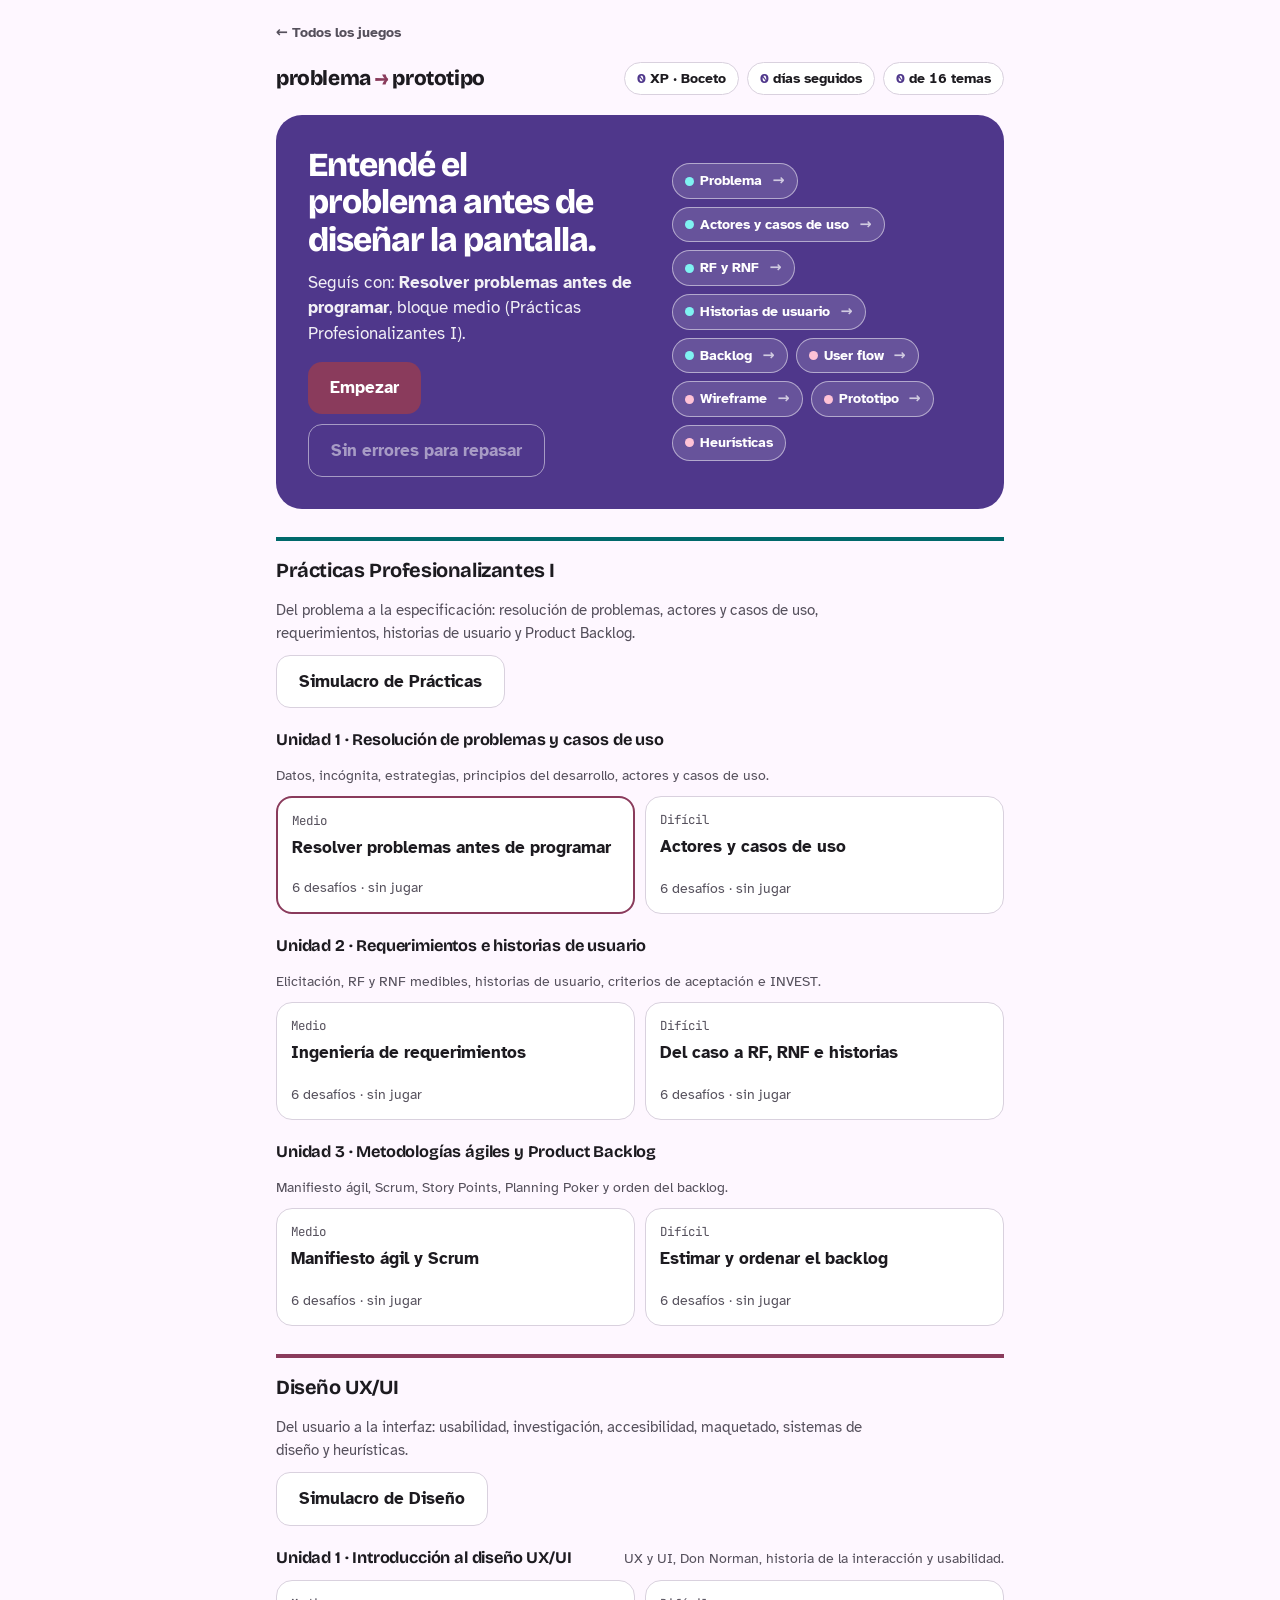
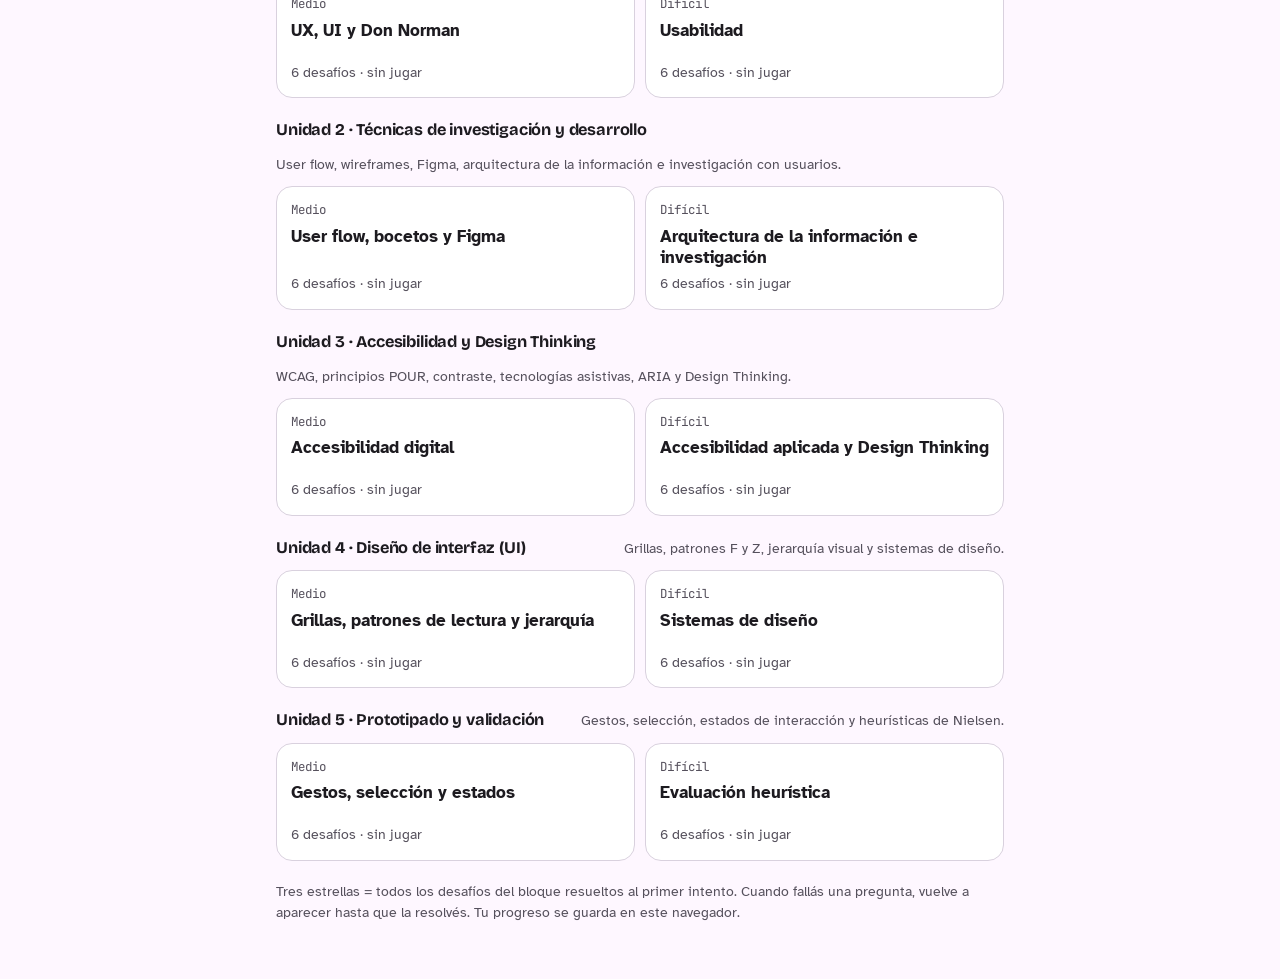
<file: problema-prototipo/index.html>
<!DOCTYPE html>
<html lang="es">
<head>
<meta charset="utf-8">
<meta name="viewport" content="width=device-width, initial-scale=1">
<title>Del problema al prototipo</title>
<link rel="manifest" href="../manifest.webmanifest">
<meta name="theme-color" content="#18171F">
<link rel="icon" type="image/png" sizes="192x192" href="../icons/icon-192.png">
<link rel="apple-touch-icon" href="../icons/apple-touch-icon.png">
<meta name="apple-mobile-web-app-capable" content="yes">
<meta name="mobile-web-app-capable" content="yes">
<meta name="apple-mobile-web-app-title" content="Juegos">
<link rel="preconnect" href="https://fonts.googleapis.com">
<link rel="preconnect" href="https://fonts.gstatic.com" crossorigin>
<link href="https://fonts.googleapis.com/css2?family=Atkinson+Hyperlegible:ital,wght@0,400;0,700;1,400&family=Bricolage+Grotesque:opsz,wght@12..96,600;12..96,800&family=JetBrains+Mono:wght@400;600&display=swap" rel="stylesheet">
<style>
/* Plan: una sola columna angosta, como una partida. Mapa de 3 niveles x 4 temas; cada tema = mini lección + 5 desafíos.
   El código siempre va en un bloque oscuro tipo editor; el coral se reserva para la acción principal. */
:root{
  /* Plan: tokens tonales de Material 3 (la materia los usa como referencia) y Atkinson Hyperlegible, una tipografía pensada para baja visión. Dos materias, una sola ruta: del problema al prototipo. */
  --bg:#FEF7FF; --surface:#FFFFFF; --surface-2:#F0E8F5; --ink:#1D1B20; --muted:#55505C; --line:#D9D1DE;
  --primary:#4F378B; --on-primary:#FFFFFF; --accent:#8A3B5C; --on-accent:#FFFFFF;
  --ok:#1E6B45; --ok-bg:#DCF1E4; --bad:#B3261E; --bad-bg:#F9DEDC;
  --code-bg:#2B2536; --code-ink:#F3EDF7; --code-k:#FFB0C8; --code-s:#B7E4C7; --code-n:#FFD8A8; --code-c:#B3A8C2; --code-p:#FFB0C8;
  --pp:#00696B; --ux:#8A3B5C;
  --f-display:"Bricolage Grotesque","Atkinson Hyperlegible",system-ui,sans-serif;
  --f-body:"Atkinson Hyperlegible",system-ui,-apple-system,"Segoe UI",sans-serif;
  --f-code:"JetBrains Mono",ui-monospace,Consolas,monospace;
  --r:16px;
}
@media (prefers-color-scheme: dark){
  :root:not([data-theme="light"]){
    --bg:#141218; --surface:#1D1B20; --surface-2:#2B2930; --ink:#E6E0E9; --muted:#CAC4D0; --line:#3E3946;
    --primary:#D0BCFF; --on-primary:#381E72; --accent:#FFB0C8; --on-accent:#5E1133;
    --ok:#7FD8A4; --ok-bg:#123726; --bad:#F2B8B5; --bad-bg:#4A1714;
    --code-bg:#0F0D13; --pp:#4CDADA; --ux:#FFB0C8; color-scheme:dark;
  }
}
:root[data-theme="dark"]{
  --bg:#141218; --surface:#1D1B20; --surface-2:#2B2930; --ink:#E6E0E9; --muted:#CAC4D0; --line:#3E3946;
  --primary:#D0BCFF; --on-primary:#381E72; --accent:#FFB0C8; --on-accent:#5E1133;
  --ok:#7FD8A4; --ok-bg:#123726; --bad:#F2B8B5; --bad-bg:#4A1714;
  --code-bg:#0F0D13; --pp:#4CDADA; --ux:#FFB0C8; color-scheme:dark;
}
*{box-sizing:border-box}
html,body{margin:0}
body{background:var(--bg);color:var(--ink);font-family:var(--f-body);font-size:17px;line-height:1.5}
button{font:inherit;color:inherit;cursor:pointer}
:focus-visible{outline:3px solid var(--accent);outline-offset:3px}
.wrap{max-width:760px;margin:0 auto;padding:16px 16px 56px;display:flex;flex-direction:column;gap:20px}

.bar-top{display:flex;align-items:center;justify-content:space-between;gap:12px;flex-wrap:wrap}
.logo{font-family:var(--f-display);font-weight:800;font-size:1.3rem;letter-spacing:-.02em;margin:0;color:var(--ink)}
.logo i{font-style:normal;color:var(--accent)}
.kpis{display:flex;gap:8px;flex-wrap:wrap}
.kpi{background:var(--surface);border:1px solid var(--line);border-radius:999px;padding:5px 12px;font-size:.88rem;font-weight:600;font-variant-numeric:tabular-nums}
.kpi b{color:var(--primary)}

.hero{background:var(--primary);color:var(--on-primary);border-radius:26px;padding:24px;display:grid;gap:20px;grid-template-columns:1fr}
.hero h2{font-family:var(--f-display);font-weight:800;font-size:clamp(1.45rem,5.2vw,2.1rem);line-height:1.12;letter-spacing:-.03em;margin:0 0 10px;text-wrap:balance}
.hero p{margin:0 0 16px;opacity:.92;max-width:44ch}
.hero .code{margin:0;font-size:.82rem}
.cta{display:flex;gap:10px;flex-wrap:wrap}
@media (min-width:680px){.hero{grid-template-columns:1.25fr 1fr;align-items:center;padding:32px}}

.btn{border:0;border-radius:14px;padding:13px 22px;min-height:48px;font-weight:700;background:var(--accent);color:var(--on-accent)}
.btn.sec{background:var(--surface);color:var(--ink);border:1px solid var(--line)}
.btn.ghost{background:transparent;color:inherit;border:1.5px solid currentColor}
.btn.link{background:none;color:var(--primary);padding:8px 4px;min-height:44px;text-decoration:underline;text-underline-offset:3px}
.btn[disabled]{opacity:.5;cursor:not-allowed}

.nivel h3{font-family:var(--f-display);font-size:1.02rem;margin:0;letter-spacing:-.01em}
.nivel-head{display:flex;justify-content:space-between;align-items:baseline;gap:12px;flex-wrap:wrap;margin-bottom:10px}
.nivel-head span{color:var(--muted);font-size:.9rem}
.temas{display:grid;gap:10px;grid-template-columns:repeat(auto-fill,minmax(165px,1fr))}
.tema{text-align:left;background:var(--surface);border:1px solid var(--line);border-radius:var(--r);padding:14px;display:flex;flex-direction:column;gap:6px;min-height:118px}
.tema:hover{border-color:var(--primary)}
.tema .num{font-family:var(--f-code);font-size:.78rem;color:var(--muted)}
.tema .nom{font-weight:700;line-height:1.25}
.tema .est{margin-top:auto;font-size:.85rem;color:var(--muted)}
.tema .est b{color:var(--accent);letter-spacing:2px;font-size:1rem}
.tema.sig{border:2px solid var(--accent)}
.nota{color:var(--muted);font-size:.88rem;margin:0}
.ruta{list-style:none;margin:0;padding:0;display:flex;flex-wrap:wrap;gap:8px;align-content:center}
.ruta li{font-weight:700;font-size:.9rem;padding:6px 12px;border-radius:999px;background:rgba(255,255,255,.14);border:1.5px solid rgba(255,255,255,.5);display:flex;align-items:center;gap:6px}
.ruta li::before{content:"";width:9px;height:9px;border-radius:50%}
.ruta li.pp::before{background:#7FF2F2} .ruta li.ux::before{background:#FFC2D6}
.ruta li:not(:last-child)::after{content:"→";margin-left:4px;opacity:.7}
.seccion{border-top:4px solid var(--ink);padding-top:14px;margin-top:8px;display:grid;gap:10px;justify-items:start}
.seccion.pp{border-color:var(--pp)} .seccion.ux{border-color:var(--ux)}
.seccion h2{font-family:var(--f-display);font-size:1.25rem;letter-spacing:-.02em;margin:0 0 4px}
.seccion p{margin:0;color:var(--muted);font-size:.95rem;max-width:62ch}
.puntos{margin:0;padding-left:20px;display:grid;gap:6px;font-size:.97rem;max-width:62ch}
.traza{overflow-x:auto}
.traza table{border-collapse:collapse;font-family:var(--f-code);font-size:.88rem;min-width:60%}
.traza caption{caption-side:top;text-align:left;font-family:var(--f-body);font-size:.78rem;font-weight:700;letter-spacing:.09em;text-transform:uppercase;color:var(--muted);padding-bottom:6px}
.traza th,.traza td{border:1px solid var(--line);padding:6px 12px;text-align:center;white-space:nowrap}
.traza th{background:var(--surface-2);font-weight:600}
.traza td.hueco{background:var(--accent);color:var(--on-accent);font-weight:700}

.code{background:var(--code-bg);color:var(--code-ink);border-radius:12px;font-size:.95rem;padding:14px 14px 14px 0;font-family:var(--f-code);font-size:.88rem;line-height:1.65;overflow-x:auto;margin:0;counter-reset:ln}
.code span.l{display:block;white-space:pre;padding-right:14px}
.code span.l::before{counter-increment:ln;content:counter(ln);display:inline-block;width:2.4em;margin-right:.9em;text-align:right;color:var(--code-c);user-select:none}
.code .p{color:var(--code-p);font-weight:700} .code .k{color:var(--code-k)} .code .s{color:var(--code-s)} .code .n{color:var(--code-n)} .code .c{color:var(--code-c);font-style:italic}

.card{background:var(--surface);border:1px solid var(--line);border-radius:22px;padding:20px;display:flex;flex-direction:column;gap:16px}
.eyebrow{font-size:.78rem;font-weight:700;letter-spacing:.09em;text-transform:uppercase;color:var(--muted);margin:0}
.card h2{font-family:var(--f-display);font-size:1.3rem;line-height:1.2;margin:0;letter-spacing:-.02em;text-wrap:balance}
.card p{margin:0;max-width:62ch}
.ojo{background:var(--surface-2);border-radius:12px;padding:12px 14px;font-size:.95rem}
.ojo b{color:var(--accent)}
.fila{display:flex;gap:10px;justify-content:space-between;align-items:center;flex-wrap:wrap}

.prog{height:8px;background:var(--surface-2);border-radius:99px;overflow:hidden;flex:1;min-width:120px}
.prog i{display:block;height:100%;background:var(--accent);border-radius:99px}
.q{font-size:1.15rem;font-weight:700;line-height:1.3;margin:0}
.ops{display:grid;gap:10px}
.op{display:flex;gap:12px;align-items:flex-start;text-align:left;background:var(--bg);border:2px solid var(--line);border-radius:14px;padding:12px 14px;min-height:52px;width:100%}
.op:hover:not([disabled]){border-color:var(--primary)}
.op kbd{flex:none;font-family:var(--f-code);font-size:.78rem;border:1px solid var(--line);border-radius:6px;padding:1px 7px;color:var(--muted);margin-top:2px}
.op span{white-space:pre-wrap;overflow-wrap:anywhere}
.op.mono span{font-family:var(--f-code);font-size:.92rem}
.op[disabled]{cursor:default;opacity:.65}
.op.ok{border-color:var(--ok);background:var(--ok-bg);opacity:1}
.op.mal{border-color:var(--bad);background:var(--bad-bg);opacity:1}
.op .marca{margin-left:auto;font-weight:700;font-size:.85rem;white-space:nowrap}
.op.ok .marca{color:var(--ok)} .op.mal .marca{color:var(--bad)}
.sit{margin:-6px 0 0;color:var(--muted);max-width:62ch}
.pista{background:var(--surface-2);border-radius:12px;padding:10px 14px;font-size:.95rem}
.fb{border-radius:14px;padding:14px 16px;border-left:5px solid var(--ok);background:var(--ok-bg)}
.fb.mal{border-color:var(--bad);background:var(--bad-bg)}
.fb strong{display:block;margin-bottom:4px}
.fb p{font-size:.98rem}

.resumen-n{font-family:var(--f-display);font-weight:800;font-size:2.6rem;line-height:1;font-variant-numeric:tabular-nums}
.estrellas{color:var(--accent);font-size:1.8rem;letter-spacing:6px}
.rep{margin:0;padding-left:20px;display:grid;gap:6px;font-size:.95rem}
@media (prefers-reduced-motion:no-preference){
  .prog i{transition:width .35s ease}
  .fb{animation:sube .22s ease-out}
  @keyframes sube{from{transform:translateY(6px);opacity:.4}to{transform:none;opacity:1}}
}
.volver{flex-basis:100%;font-weight:700;font-size:.9rem;color:var(--muted);text-decoration:none;padding:6px 0;min-height:32px}
.volver:hover{color:var(--ink);text-decoration:underline}

/* Ajustes de revisión visual */
.temas{grid-template-columns:repeat(auto-fit,minmax(165px,1fr))}
.op{flex-wrap:wrap}
.op span:not(.marca){flex:1;min-width:0}
@media (max-width:560px){ .op .marca{flex-basis:100%;margin-left:36px;order:3} }
@media (min-width:680px){ .hero{grid-template-columns:1.15fr 1fr} }
.hero .code{font-size:.78rem}
</style>
</head>
<body>
<div class="wrap" id="app"></div>
<script>
const PP = [
{ id: 'pp1', mat: 'pp', final: true, nombre: 'Unidad 1 · Resolución de problemas y casos de uso', desc: 'Datos, incógnita, estrategias, principios del desarrollo, actores y casos de uso.', temas: [
  { id: 'pp1m', dif: 'Medio', n: 'Resolver problemas antes de programar',
    idea: 'Un problema es una situación con un objetivo que queremos alcanzar sin tener claro cómo. Se descompone en datos (qué información tengo), incógnita (qué necesito averiguar) y condiciones (qué tiene que cumplirse). El proceso tiene cuatro pasos: entender, planificar, ejecutar y verificar.',
    puntos: [
      'No todo dato que aparece es necesario: la relevancia depende de la pregunta.',
      'La incógnita puede ser una decisión, no necesariamente un número.',
      'Estrategias: representar, dividir en partes, razonar hacia atrás, partir de un supuesto, buscar similitudes y reformular.',
      'Problema, necesidad y solución son tres cosas distintas. Principio 1: comprender antes de construir.'
    ],
    ojo: 'Verificar no es volver a mirar la respuesta: es comprobar que usaste bien los datos, respondiste la pregunta y cumpliste todas las condiciones.',
    qs: [
      { t: 'concepto', q: '¿Qué dato es irrelevante?', s: 'Juan tiene 10 caramelos y lleva puesta una remera roja. Le da 4 caramelos a su amiga. ¿Cuántos caramelos le quedan?', o: ['La remera roja', 'Los 10 caramelos', 'Los 4 caramelos que entrega', 'Ninguno: todos los datos sirven'],
        w: 'Que una información aparezca en el problema no significa que haga falta para resolverlo. La relevancia de un dato depende de la pregunta: para saber cuántos caramelos quedan, el color de la remera no aporta nada.',
        h: '¿Qué datos usarías en la cuenta?' },
      { t: 'concepto', q: 'Cuatro estudiantes eligen entre viajar en colectivo o en auto para llegar a un evento a tiempo. ¿Cuál es la incógnita?', o: ['Qué alternativa cumple la condición de horario y resulta más conveniente', 'Cuánto cuesta el pasaje de colectivo', 'A qué hora empieza el evento', 'Cuántos estudiantes viajan'],
        w: 'La incógnita es lo que queremos determinar, y en este caso es una decisión, no un número. El horario del evento, el costo del pasaje y la cantidad de estudiantes son datos que se usan para llegar a esa decisión.',
        h: 'Una incógnita no siempre es un número.' },
      { t: 'concepto', q: 'Hay que llegar a las 19:00 y el colectivo tarda 6 horas, así que calculás que hay que salir a las 13:00. ¿Qué estrategia usaste?', o: ['Razonar hacia atrás', 'Dividir en partes', 'Partir de un supuesto', 'Representar gráficamente'],
        w: 'Razonar hacia atrás sirve cuando conocés el resultado deseado o el estado final y podés invertir los pasos: del horario de llegada se va al horario de salida. Partir de un supuesto sería proponer una opción, por ejemplo "vamos en colectivo", y verificar si cumple.',
        h: 'Arrancaste desde el final.' },
      { t: 'concepto', q: '"Un sistema web de turnos médicos online, disponible las 24 horas". ¿Qué es eso?', o: ['La solución', 'El problema', 'La necesidad', 'Un requerimiento no funcional'],
        w: 'El problema es la situación real (las líneas telefónicas colapsan y hay registros duplicados). La necesidad es lo que requieren las personas (consultar especialidades y pedir un turno fácilmente). La solución es lo que podemos construir para responder a esa necesidad.',
        h: '¿Es lo que pasa, lo que se necesita o lo que se construye?' },
      { t: 'concepto', q: 'Según el material, ¿cuál es una de las mayores trampas del desarrollo profesional?', o: ['Escribir código impecable para resolver un problema que se malentendió desde el inicio', 'Usar demasiados lenguajes de programación', 'Testear antes de terminar de programar', 'Trabajar en equipo con otros roles'],
        w: 'Es la razón del principio "comprender antes de construir": el resultado es algo bien hecho que no sirve para nada. Por eso la programación es una parte del proceso, que empieza por comprender y analizar.',
        h: 'Tiene que ver con el principio número 1.' },
      { t: 'concepto', q: '¿Qué rol actúa como nexo entre las áreas de negocio y el equipo técnico?', o: ['Analista funcional', 'Product Owner', 'UX/UI Designer', 'Tester'],
        w: 'El analista funcional entrevista usuarios, releva procesos, modela requerimientos y aclara ambigüedades. El Product Owner maximiza el valor del producto y prioriza el Product Backlog.',
        h: 'Es quien traduce el lenguaje del negocio al del equipo.' }
    ] },
  { id: 'pp1d', dif: 'Difícil', n: 'Actores y casos de uso',
    idea: 'Un actor es una persona, organización o sistema externo que interactúa con el sistema para alcanzar un objetivo. Un caso de uso es una acción que el actor realiza con el sistema para lograr ese objetivo. Se escribe en infinitivo y desde la perspectiva del actor, nunca como una función técnica interna.',
    puntos: [
      'Pasos: identificar los actores, relevar qué necesita cada uno, definir los casos de uso con verbos y graficar el diagrama.',
      'Actor no es necesariamente usuario: una pasarela de pagos o un servicio de mapas también lo son.',
      'Estructura básica: actor → acción u objetivo → sistema.'
    ],
    ojo: 'Las validaciones internas (verificar que el monto sea mayor que cero) no son casos de uso: son parte del comportamiento de uno.',
    qs: [
      { t: 'concepto', q: '¿Cuál está bien nombrado como caso de uso?', o: ['Iniciar sesión', 'ValidarUsuarioEnBaseDeDatos', 'EjecutarConsultaSQL', 'MostrarFormulario'],
        w: 'El caso de uso expresa el objetivo del actor, en infinitivo. Las otras tres opciones son funciones técnicas internas del sistema: describen cómo se implementa algo, no lo que el actor quiere lograr.',
        h: '¿Qué quiere hacer la persona?' },
      { t: 'concepto', q: '¿El servicio de validación de tarjetas es un actor?', s: 'Gimnasio: para completar el registro, el sistema solicita los datos de la tarjeta, los envía al servicio de validación externo y, si la transacción es aprobada, confirma la operación.', o: ['Sí: es un sistema externo que interactúa con el sistema', 'No: los actores siempre son personas', 'No: es un caso de uso llamado Validar tarjeta', 'Solo si tiene usuario y contraseña'],
        w: 'Un actor puede ser una persona, una organización o un sistema externo. El servicio de validación está fuera del sistema del gimnasio y se comunica con él, así que es un actor.',
        h: 'Actor no es igual a persona frente a una pantalla.' },
      { t: 'concepto', q: '¿Qué actor tiene el caso de uso "Registrar actividad"?', s: 'Gimnasio: el empleado administra las actividades: registra nuevas, modifica sus datos y establece horarios, profesores y cupos. Los profesores consultan las clases que tienen asignadas.', o: ['Empleado del gimnasio', 'Profesor', 'Socio', 'Gerencia'],
        w: 'Según el enunciado, el empleado es quien registra y modifica actividades. El profesor solo consulta sus clases y los socios inscriptos; la gerencia consulta reportes.',
        h: 'Releé quién "administra las actividades".' },
      { t: 'concepto', q: '¿Quién tiene el caso de uso "Consultar reportes de ocupación"?', s: 'Gimnasio: la gerencia puede consultar reportes sobre la cantidad de socios, las actividades con mayor cantidad de reservas y la ocupación de las clases.', o: ['Gerencia', 'Empleado del gimnasio', 'Profesor', 'Servicio de validación'],
        w: 'Cada caso de uso tiene que quedar asignado al actor que lo realiza. El enunciado le da los reportes a la gerencia; el empleado consulta socios y estado de membresías, que es otra cosa.',
        h: 'Buscá en el enunciado quién pide reportes.' },
      { t: 'concepto', q: '¿"Verificar que el monto sea mayor que cero" es un caso de uso?', s: 'Gastos personales: un usuario registra un nuevo gasto con categoría, monto, fecha y descripción. Antes de registrarlo, el sistema verifica que los datos sean válidos y que el monto sea mayor que cero.', o: ['No: es una validación interna dentro del caso de uso Registrar gasto', 'Sí: el actor es el sistema', 'Sí: todo lo que hace el sistema es un caso de uso', 'Sí, y su actor es el usuario'],
        w: 'Los casos de uso representan objetivos del actor. El usuario quiere registrar un gasto; la verificación del monto es parte del comportamiento de ese caso de uso, no algo que el usuario busque hacer por sí mismo.',
        h: '¿Es un objetivo del usuario o un paso que hace el sistema por dentro?' },
      { t: 'concepto', q: '¿Cuál de estos es un actor del sistema?', s: 'Transporte compartido: el pasajero indica origen y destino. El sistema utiliza un servicio de mapas para calcular la distancia, estimar la duración y determinar el costo del viaje.', o: ['El servicio de mapas', 'Calcular costo del viaje', 'La base de datos de viajes', 'La pantalla de inicio'],
        w: 'El servicio de mapas es un sistema externo que interactúa con la aplicación. Calcular el costo es una función, y la base de datos y la pantalla son partes internas del propio sistema, no actores.',
        h: 'Un actor está fuera del sistema que se modela.' }
    ] }
] },
{ id: 'pp2', mat: 'pp', final: true, nombre: 'Unidad 2 · Requerimientos e historias de usuario', desc: 'Elicitación, RF y RNF medibles, historias de usuario, criterios de aceptación e INVEST.', temas: [
  { id: 'pp2m', dif: 'Medio', n: 'Ingeniería de requerimientos',
    idea: 'Un requerimiento expresa qué se necesita del sistema para resolver el problema, no cómo programarlo. Los funcionales (RF) definen acciones y servicios, con su función y su comportamiento. Los no funcionales (RNF) definen atributos de calidad y restricciones, y tienen que ser medibles.',
    puntos: [
      'Etapas: descubrimiento, clasificación, priorización y negociación, especificación.',
      'Técnicas: entrevistas, observación directa, cuestionarios y análisis de documentación.',
      'RNF del producto (rendimiento, usabilidad, seguridad), de la organización (estándares, despliegue) y externos (legales, privacidad, accesibilidad).'
    ],
    ojo: '"El sistema debe ser rápido" no es verificable. Hace falta una métrica: "el 95 % de las búsquedas en menos de 3 segundos con 100 usuarios concurrentes".',
    qs: [
      { t: 'concepto', q: '¿Cuál está bien escrito como requerimiento?', o: ['El sistema permitirá al estudiante solicitar un turno de atención online', 'Usar una consulta SQL SELECT en la tabla turnos_db con React.js', 'Programar el botón de turnos en JavaScript', 'Crear una tabla turnos con tres columnas'],
        w: 'Un requerimiento describe qué necesita el usuario. Las otras opciones son decisiones de diseño o de código: el cómo, que no se fuerza en el requerimiento. Como dice el material, construir correctamente el software equivocado sigue siendo un fracaso.',
        h: 'El qué, no el cómo.' },
      { t: 'concepto', q: '"El 95 % de las búsquedas debe completarse en menos de 3 segundos con 100 usuarios concurrentes." ¿Qué tipo de requerimiento es?', o: ['No funcional, de rendimiento', 'Funcional', 'No funcional, legal', 'Una historia de usuario'],
        w: 'No describe una acción nueva del sistema, sino una cualidad: qué tan rápido responde. Y está bien escrito porque es medible.',
        h: '¿Agrega una función o pone una condición de calidad?' },
      { t: 'concepto', q: '¿Qué problema tiene el requerimiento "El sistema debe ser fácil de usar"?', o: ['No es verificable: hay que expresarlo con una métrica', 'Es funcional y debería ser no funcional', 'Describe el cómo en lugar del qué', 'Ninguno: está bien escrito'],
        w: 'Las expresiones ambiguas generan disputas porque no hay forma de comprobarlas. El material propone, por ejemplo: "el 80 % de los usuarios nuevos debe completar una reserva en menos de 5 pasos sin consultar manuales".',
        h: '¿Cómo comprobarías que se cumple?' },
      { t: 'concepto', q: 'Querés entender el flujo real de trabajo acompañando al usuario en su puesto, sin sesgos. ¿Qué técnica usás?', o: ['Observación directa (etnografía)', 'Cuestionarios y encuestas', 'Análisis de documentación', 'Entrevista estructurada'],
        w: 'La observación directa revela reglas de negocio implícitas y excepciones cotidianas que no aparecen en una entrevista. Los cuestionarios sirven cuando hay muchísimos usuarios y se buscan datos cuantitativos.',
        h: 'Se trata de mirar lo que hace, en su lugar de trabajo.' },
      { t: 'concepto', q: '"La cancelación se habilitará si faltan más de 24 horas y el sistema liberará la agenda." ¿Qué parte del requerimiento funcional es?', o: ['El comportamiento', 'La función', 'Un requerimiento no funcional', 'El actor'],
        w: 'Un RF tiene una estructura doble: la función dice qué hace el sistema ("permitir cancelar un turno") y el comportamiento dice cómo reacciona según las reglas del negocio (la condición de 24 horas y la liberación de la agenda).',
        h: 'Describe cómo reacciona el sistema, con sus reglas.' },
      { t: 'concepto', q: 'Un requerimiento exige cumplir la ley de protección de datos personales. ¿Qué tipo de RNF es?', o: ['Externo', 'Del producto', 'De la organización', 'Funcional'],
        w: 'Los RNF externos vienen de factores ajenos al sistema: leyes, privacidad, ética y accesibilidad. Los del producto especifican su comportamiento (rendimiento, usabilidad) y los de la organización vienen de las políticas de la institución.',
        h: 'La ley viene de afuera del sistema y de la institución.' }
    ] },
  { id: 'pp2d', dif: 'Difícil', n: 'Del caso a RF, RNF e historias',
    idea: 'La historia de usuario no reemplaza a los requerimientos: los empaqueta desde el valor para el usuario. El RF alimenta el "quiero" y los RNF se integran como criterios de aceptación. El formato es Como [rol] quiero [acción] para [beneficio], y los criterios se escriben como Dado, Cuando, Entonces.',
    puntos: [
      'Las 3 C de Ron Jeffries: Card (la tarjeta), Conversation (el diálogo) y Confirmation (los criterios de aceptación).',
      'INVEST: Independiente, Negociable, Valiosa, Estimable, Pequeña (Small) y Testeable.',
      'Ficha: número, usuario, prioridad, puntos, iteración, descripción, criterio de aceptación y observaciones.'
    ],
    ojo: 'Nunca omitas el "para": una historia sin beneficio claro no justifica su costo.',
    qs: [
      { t: 'concepto', q: '¿Por qué esto no sirve tal cual como RNF?', s: 'Centro de salud: "La institución desea que el sistema tenga una interfaz moderna y agradable".', o: ['Porque es subjetivo y no se puede verificar', 'Porque es un requerimiento funcional', 'Porque los RNF no pueden hablar de la interfaz', 'Porque describe el cómo programarlo'],
        w: '"Moderna" y "agradable" dependen de quién mire. En la resolución del ejercicio, los RNF elegidos fueron la compatibilidad con celulares y el tiempo de respuesta, que sí se pueden comprobar.',
        h: '¿Cómo demostrarías que se cumplió?' },
      { t: 'concepto', q: '¿Dónde va la regla "un estudiante puede tener hasta cinco libros prestados"?', s: 'Biblioteca universitaria: los bibliotecarios registran préstamos y devoluciones. Un estudiante podrá tener hasta cinco libros prestados simultáneamente.', o: ['En el comportamiento del RF de registro de préstamos', 'En un RNF de rendimiento', 'En un actor nuevo', 'En ningún lado: es un dato irrelevante'],
        w: 'Es una regla de negocio: al registrar un préstamo, el sistema verifica el límite y, si se alcanzó, no deja registrar otro. Eso es el comportamiento del requerimiento funcional, como en la resolución del ejercicio.',
        h: 'Es una condición que el sistema controla al registrar.' },
      { t: 'concepto', q: '¿Cómo se completa correctamente esta historia?', s: '"Como estudiante quiero solicitar un turno online…"', o: ['…para evitar hacer filas presenciales en la sede.', '…para que el sistema guarde el turno en la base de datos.', '…usando React y una API REST.', '…en menos de 2 segundos.'],
        w: 'El "para" expresa el beneficio o el valor para el usuario. Guardar en la base de datos es una función técnica, React es el cómo, y "menos de 2 segundos" es un RNF que va en los criterios de aceptación.',
        h: 'El "para" responde por qué lo quiere el usuario.' },
      { t: 'concepto', q: 'La cancelación tiene que procesarse en menos de 2 segundos. ¿Dónde se ubica esa condición?', o: ['En los criterios de aceptación de la historia (o en la Definición de Hecho)', 'En el "para" de la historia', 'En el nombre de la historia', 'En el actor'],
        w: 'Los RNF se integran como criterios de aceptación o en la Definición de Hecho (DoD). En el ejemplo de la cátedra: "Entonces el sistema cambia el estado a Cancelado en menos de 2 segundos".',
        h: 'Es lo que hay que verificar para dar por terminada la historia.' },
      { t: 'concepto', q: '¿Qué criterio INVEST incumple esta historia?', s: '"Como usuario quiero gestionar todo el sistema para poder usarlo."', o: ['Small y Estimable: es demasiado grande y vaga, hay que dividirla', 'Independent, porque depende de otra historia', 'Negotiable, porque es un contrato rígido', 'Ninguno: cumple con todo'],
        w: 'Es una épica: no entra en un sprint y el equipo no puede estimar su esfuerzo. Tampoco expresa un valor concreto en el "para". Hay que partirla en historias pequeñas, cada una con su beneficio.',
        h: '¿Entraría en un solo sprint?' },
      { t: 'concepto', q: 'En las 3 C de las historias de usuario, ¿qué es la Confirmación?', o: ['Los criterios de aceptación que definen cuándo la historia está terminada', 'La aprobación del cliente por escrito', 'La reunión diaria del equipo', 'La tarjeta con la frase de la historia'],
        w: 'Card es la tarjeta que sirve de recordatorio, Conversation es el diálogo continuo para detallar reglas, y Confirmation son los criterios de aceptación que determinan cuándo la historia está correcta y lista.',
        h: 'Confirmar que está hecha.' }
    ] }
] },
{ id: 'pp3', mat: 'pp', final: true, nombre: 'Unidad 3 · Metodologías ágiles y Product Backlog', desc: 'Manifiesto ágil, Scrum, Story Points, Planning Poker y orden del backlog.', temas: [
  { id: 'pp3m', dif: 'Medio', n: 'Manifiesto ágil y Scrum',
    idea: 'Las metodologías ágiles son iterativas e incrementales y priorizan la flexibilidad, la colaboración y la entrega frecuente de valor. En Scrum el trabajo se divide en sprints, y cada sprint termina con un incremento que se muestra al cliente.',
    puntos: [
      'Roles: Product Owner (el negocio), Scrum Master (que el equipo sea productivo y se respete Scrum) y el equipo de desarrollo.',
      'Artefactos: Product Backlog (del Product Owner), Sprint Backlog (del equipo) e Incremento.',
      'Reuniones: Sprint Planning, Daily (de 10 a 15 minutos), Revisión y Retrospectiva.'
    ],
    ojo: 'Revisión y retrospectiva no son lo mismo: la revisión inspecciona el incremento; la retrospectiva, al propio equipo.',
    qs: [
      { t: 'concepto', q: '¿Cuál de estos es un valor del Manifiesto Ágil?', o: ['Software que funciona por sobre documentación exhaustiva', 'Seguir un plan por sobre responder al cambio', 'Procesos y herramientas por sobre individuos e interacciones', 'Negociación contractual por sobre colaboración con el cliente'],
        w: 'Los cuatro valores (Utah, 2001) priorizan a los individuos, el software funcionando, la colaboración con el cliente y la respuesta al cambio. Las otras tres opciones están invertidas.',
        h: 'Tres de las opciones están dadas vuelta.' },
      { t: 'concepto', q: '"Construir un bosquejo, validarlo y refinarlo gradualmente." ¿Qué describe?', o: ['El desarrollo iterativo', 'El desarrollo incremental', 'La metodología tradicional', 'La retrospectiva'],
        w: 'Iterativo es ir refinando sobre algo que ya existe. Incremental es construir bloque a bloque. Las metodologías ágiles combinan las dos cosas.',
        h: 'Iterar es repetir y mejorar.' },
      { t: 'concepto', q: '¿De qué es responsable el Scrum Master?', o: ['De que el equipo sea productivo y se respeten los principios de Scrum', 'De priorizar el Product Backlog', 'De programar las historias más difíciles', 'De aprobar el presupuesto del proyecto'],
        w: 'El Scrum Master ayuda al equipo a cumplir el objetivo y cuida que se respete Scrum. Priorizar el backlog es tarea del Product Owner, responsable desde el punto de vista del negocio.',
        h: 'No es el jefe ni el dueño del producto.' },
      { t: 'concepto', q: '¿De quién es el Sprint Backlog?', o: ['Del equipo de desarrollo', 'Del Product Owner', 'Del Scrum Master', 'Del cliente'],
        w: 'El Sprint Backlog es la selección de historias para el sprint, descompuestas en tareas técnicas por el equipo, que es su dueño. El Product Backlog, en cambio, es del Product Owner.',
        h: 'Lo arma quien va a hacer el trabajo.' },
      { t: 'concepto', q: '¿Cuánto debería durar la Daily Meeting?', o: ['Entre 10 y 15 minutos', 'Una hora', 'Todo el primer día del sprint', 'Lo que haga falta para resolver los problemas'],
        w: 'Es una reunión diaria corta para coordinar al equipo. Los problemas que requieren más tiempo se tratan aparte.',
        h: 'Es diaria: tiene que ser breve.' },
      { t: 'concepto', q: '¿Para qué sirve la Retrospectiva del sprint?', o: ['Para que el equipo se inspeccione a sí mismo y arme un plan de mejoras', 'Para mostrarle el incremento al cliente', 'Para estimar las historias del próximo sprint', 'Para asignar culpas por lo que salió mal'],
        w: 'La retrospectiva mira cómo trabajó el equipo y qué mejorar en el próximo sprint. Mostrar el incremento a las partes interesadas es la Revisión del sprint.',
        h: 'Retro: mirar hacia atrás, hacia el propio equipo.' }
    ] },
  { id: 'pp3d', dif: 'Difícil', n: 'Estimar y ordenar el backlog',
    idea: 'El Product Backlog es una lista ordenada, dinámica y viva de todo el trabajo conocido. El Product Owner prioriza por valor y los developers estiman por tamaño relativo con Story Points en escala Fibonacci (1, 2, 3, 5, 8, 13). El orden final considera prioridad, valor y dependencias.',
    puntos: [
      'Story Points: complejidad + trabajo + incertidumbre. No equivalen a horas.',
      '1-2 sencilla, 3 mediana, 5 compleja, 8-13 muy grande o épica: dividir.',
      'Planning Poker: lectura, votación anónima, revelación simultánea y discusión de divergencias.'
    ],
    ojo: 'Una historia de prioridad alta puede tener que esperar si depende de otra que todavía no está hecha.',
    qs: [
      { t: 'concepto', q: '¿Qué miden los Story Points?', o: ['El esfuerzo relativo: complejidad, trabajo e incertidumbre combinados', 'Las horas exactas que lleva cada historia', 'El valor de negocio de la historia', 'La cantidad de líneas de código'],
        w: 'Se estima por tamaño relativo, comparando una historia contra otra de referencia, porque las horas varían según la experiencia de cada programador. El valor lo define el Product Owner con la prioridad.',
        h: 'Son relativos, no absolutos.' },
      { t: 'concepto', q: 'En el Planning Poker, una persona vota 2 y otra 8 para la misma historia. ¿Qué se hace?', o: ['Quienes votaron el valor más alto y el más bajo explican sus razones y se vuelve a votar', 'Se promedia y se asigna 5', 'Decide el Product Owner', 'Se deja la estimación más baja para avanzar rápido'],
        w: 'La divergencia muestra que hay algo que una de las dos personas ve y la otra no. Se discute, se aclara el alcance y se re-vota hasta llegar a un consenso.',
        h: 'La diferencia es información, no un número para promediar.' },
      { t: 'concepto', q: '¿Por qué "Registrar cliente" queda arriba de "Solicitar turno" en el backlog?', s: 'TurnoFácil, la clínica veterinaria.', tabla: { cols: ['Historia', 'Puntos', 'Prioridad'], filas: [['Registrar cliente', '2', 'Alta'], ['Registrar mascota', '1', 'Alta'], ['Solicitar turno', '5', 'Alta'], ['Consultar disponibilidad', '5', 'Alta']] }, o: ['Por dependencia: sin un cliente registrado no se puede solicitar un turno', 'Porque tiene menos puntos y se termina más rápido', 'Porque está ordenado alfabéticamente', 'Porque el cliente lo pidió primero'],
        w: 'Las dos son de prioridad alta, pero solicitar un turno necesita que el cliente (y su mascota) ya estén registrados. Las dependencias influyen en el orden final del backlog.',
        h: '¿Qué tiene que existir antes de pedir un turno?' },
      { t: 'concepto', q: '¿Dónde va "Enviar recordatorios" en el backlog?', tabla: { cols: ['Historia', 'Puntos', 'Prioridad'], filas: [['Cancelar turno', '3', 'Media'], ['Consultar turnos asignados', '3', 'Baja'], ['Enviar recordatorios', '8', 'Baja']] }, o: ['Al final: es de prioridad baja y de mucho esfuerzo', 'Primero: es la de más puntos', 'En el medio, para equilibrar el sprint', 'Afuera del backlog: no es una historia'],
        w: 'En el backlog de la cátedra queda último: aporta menos valor inmediato y requiere mucho esfuerzo (8 puntos). Primero se ordena por prioridad y valor; los puntos miden esfuerzo, no importancia.',
        h: 'Los puntos miden esfuerzo, no prioridad.' },
      { t: 'concepto', q: '¿Quién prioriza y quién estima?', o: ['El Product Owner prioriza por valor; los developers estiman en Story Points', 'Los developers priorizan y el Product Owner estima', 'El Scrum Master hace las dos cosas', 'El cliente hace las dos cosas'],
        w: 'Es la síntesis del material: priorización y estimación son cosas distintas y las hacen roles distintos. El Product Owner ordena por valor de negocio; el equipo que va a construir estima el esfuerzo.',
        h: 'El que sabe del negocio y el que sabe del trabajo técnico.' },
      { t: 'concepto', q: '¿Por qué el Product Backlog puede cambiar durante el proyecto?', o: ['Porque es dinámico: evoluciona a medida que se aprende sobre usuarios, mercado y tecnología', 'Porque se hizo mal al principio', 'Porque el Scrum Master lo reescribe cada día', 'No puede cambiar: se congela en el primer sprint'],
        w: 'El backlog es un instrumento vivo de diálogo: sus elementos se revisan, aclaran, estiman y reordenan. Las metodologías tradicionales planifican todo al inicio; las ágiles planifican el valor de forma continua.',
        h: 'Es una de las preguntas de la tercera instancia evaluativa.' }
    ] }
] }
];

const UX = [
{ id: 'ux1', mat: 'ux', final: true, nombre: 'Unidad 1 · Introducción al diseño UX/UI', desc: 'UX y UI, Don Norman, historia de la interacción y usabilidad.', temas: [
  { id: 'ux1m', dif: 'Medio', n: 'UX, UI y Don Norman',
    idea: 'UX es "todo lo que siente una persona al interactuar con un producto" (Don Norman): abarca usabilidad, arquitectura de la información, accesibilidad y diseño de interacción. UI es el punto de contacto visual: botones, íconos, tipografía, colores. El proceso centrado en el usuario es un ciclo de análisis, elaboración y prueba.',
    puntos: [
      'Norman: si alguien se equivoca con un objeto simple, la culpa es del diseño, no de la persona.',
      'Principios fundamentales: aportar un buen modelo conceptual y hacer que las cosas sean visibles.',
      'Siete principios: conocimiento en el mundo y en la cabeza, simplificar tareas, hacer visible, buenas topografías, limitaciones, margen de error y normalizar.'
    ],
    ojo: 'UX no se controla directamente: ocurre dentro del usuario. Se diseña y se facilita.',
    qs: [
      { t: 'concepto', q: 'Botones, íconos, tipografía y paleta de colores forman parte de…', o: ['La UI: el punto de contacto visual del usuario con el producto', 'La UX: todo lo que siente el usuario', 'La arquitectura de la información', 'El backend'],
        w: 'La UI es la capa final, la piel del sistema, que se controla con guías de estilo y componentes. La UX es más amplia: es la experiencia completa, que incluye a la UI pero no se reduce a ella.',
        h: 'Es lo que se ve y se toca.' },
      { t: 'concepto', q: 'Una puerta necesita un cartel que diga "Empujar". Según Norman…', o: ['El diseño fracasó: las cosas sencillas no deberían necesitar instrucciones', 'Es un buen diseño porque informa al usuario', 'La culpa es de quien no lee el cartel', 'Es inevitable en cualquier puerta'],
        w: '"Cuando las cosas sencillas necesitan imágenes, etiquetas o instrucciones, el diseño ha fracasado." Las cosas complejas pueden exigir una explicación; las simples, no.',
        h: 'Norman culpa al diseño, no al usuario.' },
      { t: 'concepto', q: 'Una interfaz muestra todas las opciones disponibles para que el usuario no tenga que memorizar comandos. ¿Qué aprovecha?', o: ['El conocimiento en el mundo', 'El conocimiento en la cabeza', 'El elementismo rampante', 'La normalización'],
        w: 'El conocimiento en el mundo es la información que la interfaz pone a la vista para actuar sin recordar nada. El conocimiento en la cabeza es lo que el usuario tiene que memorizar, como comandos o contraseñas, y es más propenso a errores.',
        h: '¿La información está en la pantalla o en la memoria?' },
      { t: 'concepto', q: '¿Qué es el "elementismo rampante"?', o: ['La tendencia a agregar funciones y botones innecesarios a un producto', 'El exceso de colores en una interfaz', 'Usar demasiados elementos HTML', 'Un error de programación'],
        w: 'Norman lo describe como una enfermedad que aparece "de forma muy natural, muy inocente": cada función extra parece buena idea, hasta que el producto se vuelve complicado. El mejor remedio es la prevención.',
        h: 'Elementos de más.' },
      { t: 'concepto', q: '¿Con cuál de los siete principios de Norman se relaciona el Ctrl+Z?', o: ['Diseñar dejando un margen de error', 'Explotar la fuerza de las limitaciones', 'Realizar bien las topografías', 'Cuando todo falla, normalizar'],
        w: 'Diseñar con margen de error significa asumir que la gente se va a equivocar y darle forma de recuperarse. Deshacer es el ejemplo más claro.',
        h: 'Deshacer permite equivocarse sin consecuencias.' },
      { t: 'concepto', q: '¿Quién presentó en 1968 el mouse, las ventanas y los hipervínculos, en la "Madre de todas las demos"?', o: ['Douglas Engelbart', 'Ivan Sutherland', 'Steve Jobs', 'Tim Berners-Lee'],
        w: 'Sutherland creó Sketchpad en 1963, el primer programa gráfico interactivo. Berners-Lee creó la web en 1989. La Macintosh de Apple popularizó la interfaz gráfica en 1984.',
        h: 'Es de la línea de tiempo de la clase 1.' }
    ] },
  { id: 'ux1d', dif: 'Difícil', n: 'Usabilidad',
    idea: 'Según la norma ISO 9241-11, la usabilidad es el grado en que un producto puede ser usado por determinados usuarios para conseguir objetivos con eficacia, eficiencia y satisfacción en un contexto de uso. Es el motor operativo de la UX.',
    puntos: [
      'Eficacia: precisión y grado de terminación con que se logra el objetivo.',
      'Eficiencia: recursos usados (tiempo, esfuerzo, dinero, materiales) en relación con los resultados.',
      'Satisfacción: reacciones físicas, cognitivas y emocionales del usuario.',
      'Atributos de Nielsen: facilidad de aprendizaje, eficiencia, recordabilidad, errores y satisfacción. Krug: "¡No me hagas pensar!".'
    ],
    ojo: 'Algo puede ser eficiente y no eficaz, y al revés: usa pocos recursos pero no logra el resultado.',
    qs: [
      { t: 'concepto', q: 'Según la ISO 9241-11, ¿cuáles son los tres componentes de la usabilidad?', o: ['Eficacia, eficiencia y satisfacción', 'Rapidez, belleza y seguridad', 'Aprendizaje, memoria y errores', 'Accesibilidad, contraste y color'],
        w: 'La definición habla de lograr objetivos con eficacia, eficiencia y satisfacción en un contexto de uso. Aprendizaje, memoria y errores son parte de los atributos de calidad de Nielsen, que es otra clasificación.',
        h: 'Es la definición de la norma, no la de Nielsen.' },
      { t: 'concepto', q: 'Un usuario termina bien una compra, pero tarda 12 minutos y tiene que repetir pasos. ¿Qué componente falla?', o: ['La eficiencia', 'La eficacia', 'La satisfacción, únicamente', 'Ninguno: la compra se completó'],
        w: 'El objetivo se logró, así que la eficacia está. Lo que falla es la relación entre los recursos usados (tiempo y esfuerzo) y el resultado: la eficiencia.',
        h: 'Llegó al resultado, pero ¿a qué costo?' },
      { t: 'concepto', q: 'Una app permite cargar un gasto en 3 segundos, pero lo guarda en la categoría equivocada. ¿Qué pasa?', o: ['Es eficiente pero no eficaz', 'Es eficaz pero no eficiente', 'Es eficaz y eficiente', 'No es ni eficaz ni eficiente'],
        w: 'Usa pocos recursos (eficiente) pero no logra el resultado correcto (falla la precisión, que es parte de la eficacia). La norma aclara que una cosa no garantiza la otra.',
        h: 'Fue rápida, pero ¿hizo bien lo que tenía que hacer?' },
      { t: 'concepto', q: 'Después de un mes sin usar la app, ¿se recupera la destreza fácilmente? ¿Qué atributo de Nielsen mide eso?', o: ['La recordabilidad', 'La facilidad de aprendizaje', 'La eficiencia', 'La satisfacción'],
        w: 'La recordabilidad (memorability) mide cuánto cuesta volver a usar algo después de un tiempo. La facilidad de aprendizaje mide qué tan fácil es hacer las tareas básicas la primera vez.',
        h: 'Tiene que ver con la memoria.' },
      { t: 'concepto', q: '¿Qué quiere decir la regla de Steve Krug "¡No me hagas pensar!"?', o: ['Que una página tiene que ser obvia: el usuario no debería detenerse a pensar cómo usarla', 'Que el usuario no debe tomar ninguna decisión', 'Que hay que poner menos texto en la página', 'Que las instrucciones tienen que estar al principio'],
        w: 'Cada duda (¿esto es un botón?, ¿dónde hago clic?) suma carga mental. La idea es reducir el ruido para que todo se entienda de un vistazo.',
        h: 'Es sobre la carga mental de quien usa la página.' },
      { t: 'concepto', q: '¿Qué forma el contexto de uso, según la norma?', o: ['Los usuarios, los objetivos y tareas, los recursos y el entorno', 'Solo el dispositivo en el que se usa', 'El lenguaje de programación y el servidor', 'La paleta de colores y la tipografía'],
        w: 'La usabilidad no es una propiedad aislada del producto: depende de quién lo usa, para qué, con qué recursos y en qué entorno. El mismo producto puede ser usable en un contexto y no en otro.',
        h: 'Quién, para qué, con qué y dónde.' }
    ] }
] },
{ id: 'ux2', mat: 'ux', final: true, nombre: 'Unidad 2 · Técnicas de investigación y desarrollo', desc: 'User flow, wireframes, Figma, arquitectura de la información e investigación con usuarios.', temas: [
  { id: 'ux2m', dif: 'Medio', n: 'User flow, bocetos y Figma',
    idea: 'El user flow es el diagrama de los pasos que sigue un usuario para completar una tarea. Se empieza por el happy path, el camino ideal sin errores. Después se boceta con wireframes de baja fidelidad para explorar ideas antes de agregar detalle.',
    puntos: [
      'Recorrido del diseño: empatizar, idear, prototipar y probar.',
      'Análisis previo: problema (pain point), usuario, industria, competencia, contexto PEST e hipótesis de negocio.',
      'Herramientas: Figma, FigJam y bibliotecas como Material 3 Design Kit y Simple Design System.'
    ],
    ojo: 'Antes de diagramar, preguntate qué intenta lograr el usuario, qué le da confianza y qué le genera dudas o frustración.',
    qs: [
      { t: 'concepto', q: '¿Qué es el "happy path"?', o: ['El camino ideal en el que el usuario completa la tarea sin errores ni desvíos', 'El recorrido más corto entre dos pantallas', 'Una prueba con usuarios felices', 'El diseño final de alta fidelidad'],
        w: 'Se diseña primero el flujo principal, el que sigue el usuario cuando todo sale bien. Después se agregan las ramas de decisiones y errores.',
        h: 'Es por donde se empieza a diseñar el producto.' },
      { t: 'concepto', q: 'En un user flow, ¿qué representa un rombo?', o: ['Una decisión: un punto donde el flujo se ramifica', 'El inicio o el final', 'Una pantalla', 'Un error'],
        w: 'Las referencias de la cátedra: rectángulos redondeados para inicio y final, rectángulos para mostrar pantallas, paralelogramos para la interacción del usuario, rombos para decisiones y flechas para la dirección del flujo.',
        h: 'En los diagramas de flujo, ahí se elige un camino.' },
      { t: 'concepto', q: '¿Cómo se representan el inicio y el final de un user flow?', o: ['Con rectángulos redondeados', 'Con rombos', 'Con flechas', 'Con paralelogramos'],
        w: 'Los rectángulos redondeados marcan los puntos de entrada y salida, y también pueden mostrar inicios y finales alternativos. Los paralelogramos representan acciones del usuario, como completar un formulario.',
        h: 'Son las formas suaves de los extremos.' },
      { t: 'concepto', q: '¿Para qué sirve un wireframe de baja fidelidad?', o: ['Para explorar ideas y estructura de forma simple, antes de agregar detalles y pruebas', 'Para mostrarle al cliente el diseño final con colores', 'Para programar la interfaz', 'Para medir el tiempo de carga'],
        w: 'Con un marco de pantalla, cajas de texto, formas simples e íconos se visualiza la estructura y se detectan mejoras antes de invertir tiempo en el detalle. El prototipo de alta fidelidad viene después.',
        h: 'Baja fidelidad: todavía sin detalle.' },
      { t: 'concepto', q: '¿Qué es FigJam?', o: ['Una pizarra digital colaborativa dentro de Figma, útil para diagramas de flujo', 'Un plugin para exportar código', 'La versión de escritorio de Figma', 'Una biblioteca de íconos de Material 3'],
        w: 'FigJam se usa para diagramar y hacer lluvia de ideas en equipo, por ejemplo para armar el user flow. Figma, en cambio, es donde se diseñan los wireframes y prototipos.',
        h: 'Es una pizarra.' },
      { t: 'concepto', q: 'En el análisis del contexto, ¿qué significa PEST?', o: ['Político, Económico, Social y Tecnológico', 'Producto, Estrategia, Servicio y Testeo', 'Personas, Escenarios, Soluciones y Tareas', 'Prototipo, Evaluación, Solución y Testing'],
        w: 'El análisis PEST mira los factores del entorno que pueden afectar al producto. Es parte de la fase de análisis e investigación, junto con el estado del arte y el análisis de la competencia.',
        h: 'Son cuatro factores del entorno.' }
    ] },
  { id: 'ux2d', dif: 'Difícil', n: 'Arquitectura de la información e investigación',
    idea: 'La arquitectura de la información estructura, organiza y etiqueta los elementos de un entorno para facilitar la localización de la información y los servicios (Pérez Montoro). Tiene cuatro sistemas: organización, etiquetado, navegación y búsqueda.',
    puntos: [
      'Organización: ¿cómo está clasificada la información? Etiquetado: ¿qué significa este botón? Navegación: ¿dónde estoy y a dónde puedo ir? Búsqueda: ¿tiene exactamente lo que necesito?',
      'Para elegir técnicas: ¿hay acceso directo a usuarios?, ¿se quiere validar o explorar?, ¿se releva lo que la gente dice o lo que hace?',
      'Mapa de empatía: piensa y siente, ve, oye, dice y hace, dolores y ganancias.'
    ],
    ojo: 'Los diseñadores también tienen sesgos: por eso se investiga con usuarios reales.',
    qs: [
      { t: 'concepto', q: 'El usuario se pregunta "¿dónde estoy y a dónde puedo ir?". ¿Qué sistema de la arquitectura de la información responde a eso?', o: ['Navegación', 'Organización', 'Etiquetado', 'Búsqueda'],
        w: 'La navegación facilita el movimiento, con barras globales constantes y menús locales. La organización estructura y agrupa, el etiquetado nombra y la búsqueda permite la localización directa.',
        h: 'Es sobre moverse por el sitio.' },
      { t: 'concepto', q: 'El usuario no entiende qué hace un ícono del menú. ¿Qué sistema falla?', o: ['Etiquetado', 'Navegación', 'Búsqueda', 'Organización'],
        w: 'El etiquetado nombra y representa la información, con texto o con íconos. Tiene que ser descriptivo y consistente: si no se entiende qué significa un botón, falla el etiquetado aunque la navegación esté bien.',
        h: 'Es sobre los nombres y los símbolos.' },
      { t: 'concepto', q: 'Querés saber qué hace realmente la gente en tu sitio, no lo que dice que hace. ¿Qué técnica conviene?', o: ['Mapas de calor y observación de uso', 'Una encuesta de opinión', 'Una entrevista grupal', 'Preguntarle al cliente'],
        w: 'Una de las preguntas para elegir técnicas es si se releva lo que la gente dice o lo que hace. Los mapas de calor (por ejemplo con Microsoft Clarity) muestran el comportamiento real: dónde hacen clic y hasta dónde bajan.',
        h: 'Decir y hacer no siempre coinciden.' },
      { t: 'concepto', q: 'Airbnb descubrió que sus clientes valoran ver fotos y descripciones detalladas antes de reservar. ¿En qué cuadrante del mapa de empatía va eso?', o: ['Qué ve', 'Qué oye', 'Qué dice y hace', 'Qué piensa y siente'],
        w: 'En el ejemplo de la clase, lo que el usuario ve (fotografías y descripciones) corresponde al cuadrante "ver". Las opiniones de otros van en "oír", y compartir experiencias en redes va en "decir y hacer".',
        h: 'Fotos y descripciones son estímulos visuales.' },
      { t: 'concepto', q: '¿Para qué sirve un mapa de empatía?', o: ['Para sintetizar la investigación y detectar diferencias entre lo que una persona dice y lo que hace o siente', 'Para diseñar la paleta de colores', 'Para ordenar el Product Backlog', 'Para medir el tiempo de carga de las páginas'],
        w: 'Ordena citas y observaciones en un cuadro visible, ayuda a encontrar insights, alinea al equipo y sirve de base para construir Personas y el recorrido del usuario.',
        h: 'Empatía: ponerse en el lugar del otro.' },
      { t: 'concepto', q: '¿Cómo define Pérez Montoro la arquitectura de la información?', o: ['La disciplina que estructura, organiza y etiqueta los elementos de un entorno para facilitar la localización de la información', 'La estructura de la base de datos del sistema', 'El diseño de los servidores de una aplicación', 'El orden de las clases de un programa'],
        w: 'No tiene que ver con la infraestructura técnica: es sobre cómo el usuario encuentra la información y los servicios, para mejorar su utilidad y aprovechamiento.',
        h: 'Es sobre encontrar información, no sobre servidores.' }
    ] }
] },
{ id: 'ux3', mat: 'ux', final: true, nombre: 'Unidad 3 · Accesibilidad y Design Thinking', desc: 'WCAG, principios POUR, contraste, tecnologías asistivas, ARIA y Design Thinking.', temas: [
  { id: 'ux3m', dif: 'Medio', n: 'Accesibilidad digital',
    idea: 'La accesibilidad digital es diseñar productos que puedan ser percibidos, comprendidos, navegados e interactuados por la mayor cantidad de personas posible, sin importar sus capacidades o su situación. Las pautas WCAG del W3C se organizan en cuatro principios: POUR.',
    puntos: [
      'Perceptible: texto alternativo, subtítulos, no depender solo del color, contraste de 4.5:1 (3:1 para texto grande).',
      'Operable: todo por teclado, foco visible, alternativas a gestos complejos, áreas de toque de 24 a 44 px.',
      'Comprensible: idioma declarado, consistencia, mensajes de error que digan qué falló y cómo resolverlo.',
      'Robusto: HTML semántico y ARIA solo cuando hace falta.'
    ],
    ojo: 'Río Negro adhirió a la Ley Nacional de Accesibilidad Digital mediante la Ley N.° 4904.',
    qs: [
      { t: 'concepto', q: '¿Qué significan las siglas POUR?', o: ['Perceptible, Operable, Comprensible (Understandable) y Robusto', 'Personas, Objetivos, Usuarios y Resultados', 'Prototipo, Operación, Uso y Revisión', 'Perceptible, Ordenado, Útil y Rápido'],
        w: 'Son los cuatro principios en torno a los que se estructuran las WCAG: la información se tiene que poder percibir, la interfaz se tiene que poder operar, el contenido tiene que entenderse y el código tiene que funcionar con cualquier tecnología.',
        h: 'La U viene del inglés understandable.' },
      { t: 'concepto', q: '¿Cuál es la relación de contraste mínima entre el texto normal y su fondo?', o: ['4.5:1', '3:1', '2:1', '7:1'],
        w: 'Para texto normal se pide al menos 4.5:1; para texto grande alcanza con 3:1. Es una pauta del principio Perceptible.',
        h: 'El texto grande pide menos que el normal.' },
      { t: 'concepto', q: 'Un formulario marca los campos con error solo poniéndolos en rojo. ¿Qué principio incumple?', o: ['Perceptible: la información no puede depender solo del color', 'Operable', 'Robusto', 'Ninguno: el rojo es universal'],
        w: 'Una persona con daltonismo o con baja visión puede no distinguir el rojo. Hay que reforzar con texto, un ícono o un mensaje que diga qué campo falló.',
        h: '¿Todos perciben los colores igual?' },
      { t: 'concepto', q: 'Los botones de una app son tan chicos y están tan juntos que se tocan por error. ¿Qué pauta incumplen?', o: ['El área de toque mínima, del principio Operable', 'El contraste, del principio Perceptible', 'El idioma de la página, del principio Comprensible', 'La semántica HTML, del principio Robusto'],
        w: 'Los elementos táctiles necesitan un tamaño y una separación mínimos, de 24×24 a 44×44 px según la pauta, para evitar pulsaciones accidentales. Es parte de que la interfaz se pueda operar.',
        h: 'Es un problema al usar la interfaz, no al verla.' },
      { t: 'concepto', q: '¿Para qué se declara <html lang="es">?', o: ['Para que el lector de pantalla use la pronunciación y la entonación correctas', 'Para traducir automáticamente la página', 'Para que el sitio aparezca solo en países de habla hispana', 'Para mejorar el contraste'],
        w: 'Es una pauta del principio Comprensible. Sin el idioma declarado, el lector de pantalla puede leer el español con la pronunciación de otro idioma.',
        h: 'Pensá en un lector de pantalla leyendo en voz alta.' },
      { t: 'concepto', q: '¿Qué organismo define las pautas WCAG?', o: ['El W3C (World Wide Web Consortium)', 'Google, a través de Material Design', 'Apple, con las Human Interface Guidelines', 'La ONTI'],
        w: 'Las WCAG son normas internacionales creadas por el W3C. La ONTI publica guías de recomendaciones para Argentina, y Material Design y HIG tienen sus propias secciones de accesibilidad.',
        h: 'Es el organismo de los estándares web.' }
    ] },
  { id: 'ux3d', dif: 'Difícil', n: 'Accesibilidad aplicada y Design Thinking',
    idea: 'La accesibilidad se resuelve en el diseño y en el código: los lectores de pantalla leen la estructura del HTML, no lo que se ve con CSS. El Design Thinking es el marco general del diseño UX/UI: una metodología centrada en las personas en cinco fases.',
    puntos: [
      'Design Thinking: empatizar, definir (el POV), idear, prototipar (el MVP) y evaluar.',
      '"No ARIA es mejor que un mal ARIA": primero HTML semántico nativo, ARIA solo para componentes personalizados complejos.',
      'Puntos de referencia (landmarks): grandes bloques como navegación, búsqueda, principal, banner o contentinfo.'
    ],
    ojo: 'Si una función solo se activa al pasar el mouse, quien navega con teclado o con lector de pantalla no puede usarla.',
    qs: [
      { t: 'concepto', q: '¿Qué significa "no ARIA es mejor que un mal ARIA"?', o: ['Que conviene usar HTML semántico nativo y recurrir a ARIA solo cuando hace falta, porque un uso incorrecto rompe la accesibilidad', 'Que ARIA está prohibido en sitios públicos', 'Que ARIA solo sirve en aplicaciones móviles', 'Que cuantos más atributos ARIA, más accesible es el sitio'],
        w: 'Las etiquetas semánticas ya traen su significado para las tecnologías de asistencia. Atributos como role o aria-expanded se usan para enriquecer componentes personalizados complejos; mal usados, confunden al lector de pantalla.',
        h: 'Lo nativo primero.' },
      { t: 'concepto', q: '¿En qué se basan los lectores de pantalla para recorrer una página?', o: ['En la estructura jerárquica del HTML', 'En el diseño visual que define el CSS', 'En el tamaño de las tipografías', 'En los colores de los botones'],
        w: 'CSS define cómo se ve la página, pero el lector de pantalla sigue el orden y la jerarquía del HTML: títulos, regiones, listas, etiquetas. Por eso la estructura del código importa tanto como el diseño.',
        h: 'El lector no ve la pantalla.' },
      { t: 'concepto', q: 'Un menú desplegable solo se abre al pasar el mouse por encima. ¿Qué principio incumple?', o: ['Operable: toda la funcionalidad tiene que poder usarse con el teclado', 'Perceptible', 'Comprensible', 'Ninguno, si el menú se ve bien'],
        w: 'Una persona que navega con teclado, con interruptores o con lector de pantalla no puede hacer hover. La pauta pide que todo sea accesible por teclado, con un orden de foco lógico y el foco visible.',
        h: '¿Cómo lo abriría alguien que no usa mouse?' },
      { t: 'concepto', q: 'Al enviar un formulario aparece solo "Error 0x34". ¿Qué principio incumple?', o: ['Comprensible: el mensaje tiene que indicar qué campo falló y cómo resolverlo', 'Robusto', 'Operable', 'Perceptible'],
        w: 'La entrada de datos asistida pide mensajes de error descriptivos y constructivos. Un código técnico no le dice al usuario qué hizo mal ni cómo corregirlo.',
        h: '¿El usuario entiende qué pasó?' },
      { t: 'concepto', q: '¿Cuál es el orden de las fases del Design Thinking?', o: ['Empatizar, definir, idear, prototipar y evaluar', 'Idear, empatizar, prototipar, definir y evaluar', 'Definir, idear, empatizar, evaluar y prototipar', 'Prototipar, evaluar, empatizar, definir e idear'],
        w: 'Primero se sale de la burbuja del diseñador para entender a las personas (empatizar), después se define el problema con un punto de vista, se generan ideas, se construye un prototipo y se evalúa.',
        h: 'Se empieza por las personas.' },
      { t: 'concepto', q: 'En la fase de prototipar del Design Thinking, ¿qué se busca construir?', o: ['Un producto mínimo viable (MVP)', 'El producto completo y terminado', 'El mapa de empatía', 'El documento de requerimientos'],
        w: 'El prototipo es la versión mínima que permite probar la idea con usuarios reales y aprender antes de invertir en el producto completo. Después viene evaluar.',
        h: 'Mínimo, pero que permita probar.' }
    ] }
] },
{ id: 'ux4', mat: 'ux', final: true, nombre: 'Unidad 4 · Diseño de interfaz (UI)', desc: 'Grillas, patrones F y Z, jerarquía visual y sistemas de diseño.', temas: [
  { id: 'ux4m', dif: 'Medio', n: 'Grillas, patrones de lectura y jerarquía',
    idea: 'La anatomía del maquetado tiene tres capas: la estructura (las grillas definen el espacio), el comportamiento (los patrones explican cómo viaja el ojo) y la jerarquía (la señalización guía hacia la acción).',
    puntos: [
      'Patrón F: escaneo en páginas con mucho texto o contenido denso.',
      'Patrón Z: páginas con poco contenido, orientadas a una acción (CTA).',
      'Jerarquía: escala, peso visual, agrupación y espacio negativo. "Cuando todo es importante, nada lo es".'
    ],
    ojo: 'Las grillas son guías, no religiones: un formulario con un ancho óptimo lleva max-width en pantallas grandes, no porcentajes.',
    qs: [
      { t: 'concepto', q: '¿Cuáles son las tres capas de la anatomía del maquetado?', o: ['Estructura (grillas), comportamiento (patrones) y jerarquía (señalización)', 'Color, tipografía e íconos', 'Header, contenido y footer', 'Wireframe, mockup y prototipo'],
        w: 'Las grillas definen el espacio físico, los patrones explican cómo recorre la mirada y la jerarquía guía al usuario hacia la acción.',
        h: 'Espacio, mirada y señalización.' },
      { t: 'concepto', q: 'Diseñás un portal de noticias con mucho texto. ¿Qué patrón de lectura conviene considerar?', o: ['El patrón F', 'El patrón Z', 'El patrón circular', 'Ninguno: en páginas con texto no hay patrón'],
        w: 'El patrón F aparece en páginas densas: el usuario lee la parte de arriba, baja y escanea el margen izquierdo. Los mapas de calor del Nielsen Norman Group lo muestran. Por eso lo importante va arriba y a la izquierda, como en los diarios.',
        h: 'Densidad y escaneo.' },
      { t: 'concepto', q: 'La portada de Facebook va del logo arriba a la izquierda, al formulario de login arriba a la derecha, baja en diagonal y termina en el botón "Crear cuenta". ¿Qué patrón es?', o: ['El patrón Z', 'El patrón F', 'Una grilla de 12 columnas', 'Jerarquía plana'],
        w: 'El patrón Z sirve en páginas con poco contenido y una acción clara: el ojo recorre en zigzag y termina en la llamada a la acción.',
        h: 'Seguí el recorrido con el dedo: ¿qué letra dibuja?' },
      { t: 'concepto', q: 'Una landing pone todo en grande, en negrita y con colores fuertes. ¿Qué le pasa al usuario?', o: ['Percibe ruido y no sabe dónde mirar: cuando todo es importante, nada lo es', 'Encuentra todo más rápido', 'Lee todo con más atención', 'Sigue el patrón F automáticamente'],
        w: 'La jerarquía visual existe para romper el escaneo monótono y guiar la mirada. Si todos los elementos compiten por la atención, ninguno la consigue.',
        h: 'Es la regla de oro de la jerarquía visual.' },
      { t: 'concepto', q: 'Un formulario se estira de punta a punta en un monitor grande y queda incómodo de leer. ¿Qué recomienda el material?', o: ['Usar un ancho máximo fijo (max-width) en pantallas grandes en vez de porcentajes', 'Hacer que siempre ocupe el 100 % de la grilla', 'Agrandar la tipografía hasta llenar el espacio', 'Sacar las columnas de la grilla'],
        w: '"Las grillas son guías, no religiones." Someter todo a una grilla fluida puede generar errores de usabilidad: un componente con un ancho óptimo tiene que conservarlo.',
        h: 'Las grillas son guías, no religiones.' },
      { t: 'concepto', q: '¿Cómo se marca que un elemento es el más importante de la pantalla?', o: ['Con mayor escala y peso visual, mientras la información de apoyo retrocede', 'Poniéndolo al final de la página', 'Con el mismo tamaño que los demás, pero en otro color', 'Agregándole más texto'],
        w: 'Para definir el orden de lectura se alteran sistemáticamente las variables de relevancia: escala, peso, contraste, agrupación y espacio negativo alrededor.',
        h: 'Son las variables de la relevancia.' }
    ] },
  { id: 'ux4d', dif: 'Difícil', n: 'Sistemas de diseño',
    idea: 'Un sistema de diseño es una única fuente de verdad que reúne todo lo necesario para diseñar, construir y mantener productos: decisiones visuales (colores, fuentes, espaciados), componentes, guías de uso y código reutilizable.',
    puntos: [
      'Objetivo: estandarizar, acelerar la producción, garantizar consistencia y facilitar el handoff entre diseño y desarrollo.',
      'Material Design (Google, 2014, hoy M3): metáfora del papel y la tinta, grillas adaptativas, elevación y tokens.',
      'HIG (Apple): claridad, jerarquía, deferencia hacia el contenido. Sistemas públicos: Poncho (Argentina), GOV.UK, USWDS.'
    ],
    ojo: 'Un sistema de diseño no es solo una paleta: incluye componentes, reglas de uso y código.',
    qs: [
      { t: 'concepto', q: '¿Qué es un sistema de diseño?', o: ['Una única fuente de verdad con decisiones visuales, componentes, guías de uso y código reutilizable', 'Una paleta de colores corporativa', 'Un programa para diseñar como Figma', 'Un documento con la historia de la marca'],
        w: 'Reúne desde lo más básico (colores, tipografías, espaciados) hasta componentes interactivos, reglas de uso y fragmentos de código. Por eso sirve tanto a diseño como a desarrollo.',
        h: 'Single source of truth.' },
      { t: 'concepto', q: '¿Cuál es el objetivo principal de un sistema de diseño?', o: ['Estandarizar el trabajo, acelerar la producción, dar consistencia y facilitar el handoff entre diseño y desarrollo', 'Que todas las apps del mundo se vean iguales', 'Reemplazar a los diseñadores', 'Evitar tener que hacer pruebas con usuarios'],
        w: 'Industrializa el trabajo: los componentes ya resueltos se reutilizan, los productos de una organización se ven y se comportan de forma consistente, y el pase de diseño a código es más claro.',
        h: 'Pensá en un equipo grande con muchos productos.' },
      { t: 'concepto', q: '¿Qué sistema de diseño se basa en la metáfora del papel y la tinta digital, con elevación y tokens?', o: ['Material Design, de Google', 'Human Interface Guidelines, de Apple', 'Poncho, del Gobierno argentino', 'Carbon, de IBM'],
        w: 'Material Design apareció en 2014 y evolucionó a Material 3. Usa grillas adaptativas, capas con sombras (elevation), animaciones y una estructura de tokens multiplataforma (Android, web, Flutter).',
        h: 'Es el que usás en tus apps: M3.' },
      { t: 'concepto', q: '¿Qué caracteriza a las Human Interface Guidelines de Apple?', o: ['La claridad visual, la jerarquía y la deferencia hacia el contenido, con gestos táctiles nativos', 'La metáfora del papel y la tinta', 'Que solo sirven para sitios web', 'Que son un sistema público del gobierno de Estados Unidos'],
        w: 'Las HIG son los estándares de Apple para iOS, macOS, iPadOS y watchOS. Deferencia significa que la interfaz no compite con el contenido, sino que lo pone en primer plano.',
        h: 'Es el sistema de Apple.' },
      { t: 'concepto', q: '¿Qué es Poncho?', o: ['El sistema de estilos y componentes del Gobierno argentino', 'Un plugin de Figma', 'El sistema de diseño de Mercado Libre', 'Una biblioteca de íconos de Google'],
        w: 'Es un ejemplo de sistema público, como GOV.UK en el Reino Unido o USWDS en Estados Unidos. Se usa en argentina.gob.ar para que todos los sitios del Estado sean consistentes.',
        h: 'Es de argentina.gob.ar.' },
      { t: 'concepto', q: '¿Cuál de estas NO es una categoría de componentes de Material Design 3?', o: ['Persuasión', 'Navegación', 'Selección', 'Comunicación'],
        w: 'M3 organiza sus componentes según su propósito: acción, contención, comunicación, navegación, selección y entrada de texto.',
        h: 'Son seis categorías según el propósito del componente.' }
    ] }
] },
{ id: 'ux5', mat: 'ux', final: true, nombre: 'Unidad 5 · Prototipado y validación', desc: 'Gestos, selección, estados de interacción y heurísticas de Nielsen.', temas: [
  { id: 'ux5m', dif: 'Medio', n: 'Gestos, selección y estados',
    idea: 'En Material Design 3, los gestos son las formas en que las personas interactúan con la interfaz mediante el tacto; los elementos tienen que responder en tiempo real. La selección muestra qué elementos se eligieron, y los estados comunican el estado de interacción de cada componente.',
    puntos: [
      'Gestos: tocar, tocar dos veces, desplazarse, deslizar, retroceso predictivo, arrastrar, recoger y trasladar, pellizcar y compuestos.',
      'Estados: habilitado, deshabilitado, hover, enfocado, presionado y arrastrado.',
      'Los estados tienen dos indicadores visuales para garantizar la accesibilidad, y se aplican de forma coherente.'
    ],
    ojo: 'En barras de navegación y pestañas, el indicador activo marca un solo elemento seleccionado a la vez.',
    qs: [
      { t: 'concepto', q: '¿Para qué se usa el gesto de pellizcar?', o: ['Para escalar superficies, como acercar o alejar', 'Para seleccionar varios elementos', 'Para volver a la pantalla anterior', 'Para reordenar una lista'],
        w: 'Pellizcar escala las superficies. Tocar dos veces también puede acercar o alejar, y los gestos compuestos combinan, por ejemplo, desplazarse y pellizcar en un mapa.',
        h: 'Pensá en un mapa en el celular.' },
      { t: 'concepto', q: '¿Qué es el retroceso predictivo de Android?', o: ['Deslizar para volver atrás, pudiendo decidir antes de completar el gesto si se vuelve o se queda', 'Un botón que adivina a dónde querés ir', 'Deshacer la última acción', 'Volver al inicio de la app'],
        w: 'Mientras desliza, la persona ve la vista anterior y decide si sigue o se queda en la actual. Es un buen ejemplo de control y libertad del usuario.',
        h: 'Predictivo: muestra antes de completar.' },
      { t: 'concepto', q: 'Mantenés pulsado un evento del calendario y lo arrastrás a otro día, cambiando su fecha. ¿Qué gesto es?', o: ['Recoger y trasladar', 'Arrastrar', 'Deslizar', 'Tocar dos veces'],
        w: 'La diferencia con arrastrar es que al recoger y trasladar se modifican las variables del elemento, como la fecha y la hora del evento. Arrastrar solo mueve elementos o hace aparecer y desaparecer superficies.',
        h: 'El evento cambia de fecha: se modifican sus datos.' },
      { t: 'concepto', q: 'Un usuario navega con el teclado y resalta un botón con Tab. ¿Qué estado de interacción muestra el botón?', o: ['Enfocado', 'Hover', 'Presionado', 'Arrastrado'],
        w: 'El estado enfocado comunica que un elemento fue resaltado con el teclado o la voz. Hover es cuando el cursor del mouse está encima, y presionado, cuando se tocó.',
        h: 'Teclado, no mouse.' },
      { t: 'concepto', q: '¿Por qué los estados de interacción de M3 usan dos indicadores visuales?', o: ['Para garantizar la accesibilidad: el estado no depende de una sola señal', 'Para que la interfaz se vea más moderna', 'Porque un indicador está reservado para el modo oscuro', 'Para ahorrar código'],
        w: 'Si el estado se comunicara solo con un cambio de color, quien no distingue ese color no lo percibiría. Es la misma idea del principio Perceptible de las WCAG.',
        h: 'Conectalo con accesibilidad.' },
      { t: 'concepto', q: '¿Qué comunica el estado deshabilitado?', o: ['Que el componente existe pero no funciona en este momento', 'Que el componente fue seleccionado', 'Que el cursor está encima', 'Que el componente se está cargando'],
        w: 'El estado habilitado comunica que el elemento es interactivo; el deshabilitado, que no se puede usar. Visualmente suele mostrarse más apagado.',
        h: 'Es lo contrario de habilitado.' }
    ] },
  { id: 'ux5d', dif: 'Difícil', n: 'Evaluación heurística',
    idea: 'La evaluación heurística, desarrollada por Jakob Nielsen, es una técnica para encontrar problemas de usabilidad sin participación de usuarios: se analiza la interfaz contra principios llamados heurísticas. Es rápida y económica.',
    puntos: [
      '1 Visibilidad del estado · 2 Relación con el mundo real · 3 Control y libertad · 4 Consistencia y estándares · 5 Prevención de errores.',
      '6 Reconocer antes que recordar · 7 Flexibilidad y eficiencia · 8 Diseño estético y minimalista · 9 Recuperarse de errores · 10 Ayuda y documentación.',
      'Ley de Jakob: los usuarios pasan la mayor parte de su tiempo en otras interfaces.'
    ],
    ojo: 'Minimalista no es poner poco: es mostrar la información necesaria y solo esa.',
    qs: [
      { t: 'concepto', q: 'Mientras carga, la app muestra la silueta gris de la página (skeleton screen). ¿Qué heurística aplica?', o: ['#1 Visibilidad del estado del sistema', '#8 Diseño estético y minimalista', '#6 Reconocer antes que recordar', '#10 Ayuda y documentación'],
        w: 'Mantener al usuario informado de lo que pasa con retroalimentación adecuada y a tiempo. Los indicadores de carga y de progreso son el ejemplo clásico.',
        h: 'El sistema avisa que está trabajando.' },
      { t: 'concepto', q: 'Después de borrar un mail aparece un botón "Deshacer". ¿Qué heurística aplica?', o: ['#3 Control y libertad del usuario', '#5 Prevención de errores', '#9 Ayudar a recuperarse de los errores', '#1 Visibilidad del estado del sistema'],
        w: 'Es una salida de emergencia para una acción no deseada, junto con el botón de cancelar y una señal de salida clara. Prevenir sería evitar el error antes de que ocurra.',
        h: 'Es una salida de emergencia.' },
      { t: 'concepto', q: 'Ponés el carrito de compras arriba a la derecha, como en casi todas las tiendas online. ¿Qué heurística aplica?', o: ['#4 Consistencia y estándares, por la Ley de Jakob', '#7 Flexibilidad y eficiencia de uso', '#2 Relación con el mundo real', '#8 Diseño estético y minimalista'],
        w: 'Los usuarios pasan la mayor parte de su tiempo en otros sitios y esperan que el tuyo funcione igual. Adaptarse a las convenciones reduce lo que tienen que aprender.',
        h: 'Es lo que el usuario ya conoce de otras tiendas.' },
      { t: 'concepto', q: 'Un usuario aprieta "Eliminar" en lugar de "Guardar" porque estaba distraído. Según Nielsen, ¿qué tipo de error es?', o: ['Un descuido (slip): un error inconsciente por falta de atención', 'Una equivocación (mistake): un error por un modelo mental distinto', 'Un error del sistema', 'No es un error: es una decisión del usuario'],
        w: 'Los descuidos son errores inconscientes por falta de atención; las equivocaciones son conscientes y surgen de una diferencia entre el modelo mental del usuario y el diseño. Para prevenirlos se pide confirmación o se separan las acciones peligrosas.',
        h: 'Estaba distraído: no lo hizo a propósito.' },
      { t: 'concepto', q: 'El teclado de iOS permite escribir deslizando el dedo sobre las letras, sin que eso complique a quien escribe tocando de a una. ¿Qué heurística es?', o: ['#7 Flexibilidad y eficiencia de uso', '#3 Control y libertad del usuario', '#4 Consistencia y estándares', '#6 Reconocer antes que recordar'],
        w: 'Es un acelerador: agiliza la tarea para los usuarios expertos sin entorpecer a los novatos. La heurística pide múltiples formas de hacer la misma tarea.',
        h: 'Un atajo para expertos.' },
      { t: 'concepto', q: 'La home de HelloBar es muy limpia, pero no explica qué hace la empresa ni qué ofrece. ¿Cumple la heurística #8?', o: ['No: minimalista significa mostrar la información necesaria, y acá falta información importante', 'Sí: cuanto menos contenido, más minimalista', 'Sí, porque tiene mucho espacio en blanco', 'No se puede evaluar sin usuarios'],
        w: 'El ejemplo de NN/g lo contrapone a 16Personalities, que tiene un estilo cargado pero presenta la información suficiente y solo esa. La heurística no habla de estética vacía, sino de que la información extra no compita con la relevante.',
        h: 'Minimalismo no es ausencia de información.' }
    ] }
] }
];

const $ = s => document.querySelector(s);
const esc = s => String(s ?? '').replace(/[&<>"']/g, c => ({'&':'&amp;','<':'&lt;','>':'&gt;','"':'&quot;',"'":'&#39;'}[c]));
const NIVELES = [...PP, ...UX];
const TEMAS = NIVELES.flatMap(n => n.temas.map(t => ({...t, final: !!n.final, nivel: n.nombre, mat: n.mat})));
const tema = id => TEMAS.find(t => t.id === id);
const pregunta = qid => { const [tid, i] = qid.split('-'); const t = tema(tid); return t && t.qs[+i] ? {...t.qs[+i], qid, tema: t.n} : null; };
const mezclar = a => { a = [...a]; for (let i = a.length - 1; i > 0; i--) { const j = Math.floor(Math.random() * (i + 1)); [a[i], a[j]] = [a[j], a[i]]; } return a; };
const dia = (d = new Date()) => d.getFullYear() + '-' + String(d.getMonth() + 1).padStart(2, '0') + '-' + String(d.getDate()).padStart(2, '0');

/* ---------- resaltado de código ---------- */
const pintar = linea => {
  let pre = '', resto = linea;
  const m = /^(\$ )(.*)$/.exec(linea);
  if (m) { pre = '<span class="p">$<\/span> '; resto = m[2]; }
  let com = '';
  const c = /(^|\s)(#(?:\s|!|$).*)$/.exec(resto);
  if (c) { com = `<span class="c">${esc(c[2])}<\/span>`; resto = resto.slice(0, c.index + c[1].length); }
  const cuerpo = esc(resto).replace(/(&quot;.*?&quot;|&#39;.*?&#39;)|(&lt;\/?[a-z0-9]+|&gt;)|\b(sudo|if|then|else|elif|fi|for|in|do|done|while|until|echo|git|docker|ssh|chmod|chown|apt|curl|ping|services|image|ports|volumes|restart|display|grid-template-columns|@media)\b/g,
    (x, str, tag, kw) => `<span class="${str ? 's' : tag ? 'k' : 'n'}">${x}<\/span>`);
  return pre + cuerpo + com;
};
const codigo = src => `<pre class="code" tabindex="0" aria-label="Código">${src.split('\n').map(l => `<span class="l">${pintar(l) || ' '}<\/span>`).join('')}<\/pre>`;

/* ---------- progreso ---------- */
const CLAVE = 'problema-prototipo-v1';
let P = {xp: 0, temas: {}, fallos: [], dia: '', racha: 0};
let ref = null, guardando = Promise.resolve(), nube = false;
const limpio = d => ({xp: Number(d.xp) || 0, temas: d.temas && typeof d.temas === 'object' ? JSON.parse(JSON.stringify(d.temas)) : {}, fallos: Array.isArray(d.fallos) ? d.fallos.filter(pregunta) : [], dia: d.dia || '', racha: Number(d.racha) || 0});
function guardar() {
  try { localStorage.setItem(CLAVE, JSON.stringify(P)); } catch {}
  if (ref) { const copia = JSON.parse(JSON.stringify(P)); guardando = guardando.then(() => ref.set(copia)).catch(() => {}); }
}
async function iniciarGuardado() {
  try { const raw = localStorage.getItem(CLAVE); if (raw) P = limpio(JSON.parse(raw)); } catch {}
  render();
  let db = null;
  try { db = await window.claude?.use?.('db'); } catch {}
  if (!db) return;
  try {
    ref = db.doc('progreso/jugador');
    const s = await ref.get();
    nube = true;
    if (s.exists) { const d = limpio(s.data()); if (d.xp >= P.xp) P = d; else guardar(); }
    else if (P.xp) guardar();
    if (V.pantalla === 'mapa') render();
  } catch { ref = null; }
}

/* ---------- estado de la partida ---------- */
const V = {pantalla: 'mapa', ses: null};
const estrellas = (n, total = 5) => { const r = n / total; return r >= 1 ? 3 : r >= 0.8 ? 2 : r >= 0.6 ? 1 : 0; };
const rango = xp => xp >= 600 ? 'Producto validado' : xp >= 300 ? 'Prototipo' : xp >= 100 ? 'Wireframe' : 'Boceto';
const siguiente = () => TEMAS.find(t => !P.temas[t.id]) || TEMAS.find(t => estrellas(P.temas[t.id].mejor, t.qs.length) < 3) || null;

function empezar(qids, t, titulo) {
  V.ses = {tema: t || null, titulo: titulo || '', cola: [...qids], total: qids.length, hechas: 0, primer: 0, xp: 0, fallados: [], vistos: {}, actual: null};
  V.pantalla = t ? 'leccion' : 'pregunta';
  if (!t) cargarPregunta();
  render();
}
function cargarPregunta() {
  const s = V.ses, q = pregunta(s.cola[0]);
  s.actual = {q, ops: mezclar(q.o.map((txt, i) => ({txt, ok: i === 0}))), elegida: null, pista: false, reintento: !!s.vistos[q.qid]};
}
function responder(i) {
  const s = V.ses, a = s.actual;
  if (!a || a.elegida !== null) return;
  a.elegida = i;
  const ok = a.ops[i].ok, qid = a.q.qid;
  if (ok) {
    const g = a.reintento ? 4 : a.pista ? 6 : 10;
    s.xp += g; P.xp += g; s.hechas++;
    if (!a.reintento) s.primer++;
    if (!a.reintento) P.fallos = P.fallos.filter(x => x !== qid);
    s.cola.shift();
  } else {
    if (!s.fallados.includes(qid)) s.fallados.push(qid);
    if (!P.fallos.includes(qid)) P.fallos.push(qid);
    s.cola.push(s.cola.shift());
  }
  s.vistos[qid] = true;
  guardar(); render();
  const b = $('#seguir'); if (b) b.focus();
}
function avanzar() {
  const s = V.ses;
  if (!s.cola.length) return terminar();
  cargarPregunta(); render();
}
function terminar() {
  const s = V.ses, hoy = dia();
  if (s.tema) {
    const prev = P.temas[s.tema.id] || {mejor: 0, veces: 0};
    P.temas[s.tema.id] = {mejor: Math.max(prev.mejor, s.primer), veces: prev.veces + 1};
  }
  if (P.dia !== hoy) {
    const ayer = new Date(); ayer.setDate(ayer.getDate() - 1);
    P.racha = P.dia === dia(ayer) ? P.racha + 1 : 1; P.dia = hoy;
  }
  guardar(); V.pantalla = 'fin'; render();
}

/* ---------- pantallas ---------- */
function cabecera() {
  const hechos = TEMAS.filter(t => P.temas[t.id]).length;
  return `<header class="bar-top"><a class="volver" href="../">← Todos los juegos<\/a><h1 class="logo">problema <i>→<\/i> prototipo<\/h1>
    <div class="kpis"><span class="kpi"><b>${P.xp}<\/b> XP · ${rango(P.xp)}<\/span><span class="kpi"><b>${P.racha}<\/b> ${P.racha === 1 ? 'día seguido' : 'días seguidos'}<\/span><span class="kpi"><b>${hechos}<\/b> de ${TEMAS.length} temas<\/span><\/div><\/header>`;
}
function tarjeta(t, sig, num) {
  const p = P.temas[t.id], tot = t.qs.length, e = p ? estrellas(p.mejor, tot) : 0;
  return `<button class="tema${sig && sig.id === t.id ? ' sig' : ''}" type="button" data-tema="${t.id}">
    <span class="num">${esc(t.dif)}<\/span><span class="nom">${esc(t.n)}<\/span>
    <span class="est">${p ? `<b aria-hidden="true">${'★'.repeat(e)}${'☆'.repeat(3 - e)}<\/b><br>Mejor: ${p.mejor} de ${tot} a la primera` : `${tot} desafíos · sin jugar`}<\/span><\/button>`;
}
const MATERIAS = {
  pp: { nombre: 'Prácticas Profesionalizantes I', desc: 'Del problema a la especificación: resolución de problemas, actores y casos de uso, requerimientos, historias de usuario y Product Backlog.' },
  ux: { nombre: 'Diseño UX/UI', desc: 'Del usuario a la interfaz: usabilidad, investigación, accesibilidad, maquetado, sistemas de diseño y heurísticas.' }
};
const RUTA = [['pp', 'Problema'], ['pp', 'Actores y casos de uso'], ['pp', 'RF y RNF'], ['pp', 'Historias de usuario'], ['pp', 'Backlog'], ['ux', 'User flow'], ['ux', 'Wireframe'], ['ux', 'Prototipo'], ['ux', 'Heurísticas']];
function mapa() {
  const sig = siguiente(), nf = P.fallos.length;
  const bloque = N => `<section class="nivel">
    <div class="nivel-head"><h3>${esc(N.nombre)}<\/h3><span>${esc(N.desc)}<\/span><\/div>
    <div class="temas">${N.temas.map(t => tarjeta(t, sig, '')).join('')}<\/div><\/section>`;
  const seccion = m => `<div class="seccion ${m}"><h2>${MATERIAS[m].nombre}<\/h2><p>${MATERIAS[m].desc}<\/p>
      <button class="btn sec" type="button" data-act="simulacro" data-mat="${m}">Simulacro de ${m === 'pp' ? 'Prácticas' : 'Diseño'}<\/button><\/div>
    ${NIVELES.filter(N => N.mat === m).map(bloque).join('')}`;
  return `${cabecera()}
  <section class="hero">
    <div>
      <h2>Entendé el problema antes de diseñar la pantalla.<\/h2>
      <p>${sig ? `${P.temas[sig.id] ? 'Te conviene repetir' : 'Seguís con'}: <b>${esc(sig.n)}<\/b>, bloque ${sig.dif.toLowerCase()} (${esc(MATERIAS[sig.mat].nombre)}).` : 'Completaste todos los bloques con tres estrellas. Podés repetir cualquiera para mantenerlos frescos.'}<\/p>
      <div class="cta">
        ${sig ? `<button class="btn" type="button" data-tema="${sig.id}">${P.xp ? 'Seguir jugando' : 'Empezar'}<\/button>` : ''}
        <button class="btn ghost" type="button" data-act="repaso" ${nf ? '' : 'disabled'}>${nf ? `Repasar mis errores (${nf})` : 'Sin errores para repasar'}<\/button>
      <\/div>
    <\/div>
    <ol class="ruta" aria-label="Recorrido de las dos materias">${RUTA.map(([m, x]) => `<li class="${m}">${x}<\/li>`).join('')}<\/ol>
  <\/section>
  ${seccion('pp')}
  ${seccion('ux')}
  <p class="nota">Tres estrellas = todos los desafíos del bloque resueltos al primer intento. Cuando fallás una pregunta, vuelve a aparecer hasta que la resolvés. ${nube ? 'Tu progreso se guarda en tu cuenta.' : 'Tu progreso se guarda en este navegador.'}<\/p>`;
}
function leccion() {
  const t = V.ses.tema;
  return `<div class="fila"><button class="btn link" type="button" data-act="salir">← Volver al mapa<\/button><span class="eyebrow">${esc(t.nivel)}${t.dif ? ' · ' + t.dif : ''}<\/span><\/div>
  <article class="card">
    <p class="eyebrow">Antes de jugar<\/p>
    <h2>${esc(t.n)}<\/h2>
    <p>${esc(t.idea)}<\/p>
    ${t.puntos ? `<ul class="puntos">${t.puntos.map(x => `<li>${esc(x)}<\/li>`).join('')}<\/ul>` : ''}
    ${t.ej ? codigo(t.ej) : ''}
    <div class="ojo"><b>Error frecuente.<\/b> ${esc(t.ojo)}<\/div>
    <div class="fila"><span class="nota">Vienen ${t.qs.length} desafíos sobre este tema.<\/span><button class="btn" type="button" data-act="jugar" id="seguir">Empezar los desafíos<\/button><\/div>
  <\/article>`;
}
function pantallaPregunta() {
  const s = V.ses, a = s.actual, q = a.q, resp = a.elegida !== null, ok = resp && a.ops[a.elegida].ok;
  const titulo = q.q || '¿Cuál es la respuesta correcta?';
  return `<div class="fila"><button class="btn link" type="button" data-act="salir">← Salir<\/button>
    <div class="prog" role="progressbar" aria-valuemin="0" aria-valuemax="${s.total}" aria-valuenow="${s.hechas}" aria-label="Desafíos resueltos"><i style="width:${Math.round(s.hechas / s.total * 100)}%"><\/i><\/div>
    <span class="kpi">${s.hechas} de ${s.total}<\/span><\/div>
  <article class="card">
    <p class="eyebrow">${esc(s.tema ? s.tema.n : s.titulo + ' · ' + q.tema)}${a.reintento ? ' · segundo intento' : ''}<\/p>
    <h2 class="q">${esc(titulo)}<\/h2>
    ${q.s ? `<p class="sit">${esc(q.s)}<\/p>` : ''}
    ${q.c ? codigo(q.c) : ''}
    ${q.tabla ? `<div class="traza"><table><caption>Prueba de escritorio<\/caption><thead><tr>${q.tabla.cols.map(c => `<th scope="col">${esc(c)}<\/th>`).join('')}<\/tr><\/thead><tbody>${q.tabla.filas.map(f => `<tr>${f.map(c => `<td${c === '?' ? ' class="hueco"' : ''}>${esc(c)}<\/td>`).join('')}<\/tr>`).join('')}<\/tbody><\/table><\/div>` : ''}
    <div class="ops" role="group" aria-label="Opciones">${a.ops.map((o, i) => {
      const cls = resp ? (o.ok ? ' ok' : i === a.elegida ? ' mal' : '') : '';
      const marca = resp ? (o.ok ? '<span class="marca">✓ Correcta<\/span>' : i === a.elegida ? '<span class="marca">✕ Tu respuesta<\/span>' : '') : '';
      return `<button class="op${q.t === 'salida' || q.t === 'sigue' ? ' mono' : ''}${cls}" type="button" data-op="${i}" ${resp ? 'disabled' : ''}><kbd>${i + 1}<\/kbd><span>${esc(o.txt)}<\/span>${marca}<\/button>`; }).join('')}<\/div>
    ${!resp ? (a.pista ? `<div class="pista"><b>Pista.<\/b> ${esc(q.h)}<\/div>` : `<div class="fila"><button class="btn link" type="button" data-act="pista">Pedir una pista<\/button><span class="nota">Con pista sumás 6 XP en vez de 10.<\/span><\/div>`) : ''}
    ${resp ? `<div class="fb${ok ? '' : ' mal'}" role="status"><strong>${ok ? (a.reintento ? 'Ahora sí.' : 'Correcto.') : 'No era esa.'}<\/strong><p>${esc(q.w)}<\/p>${ok ? '' : '<p style="margin-top:8px">Esta pregunta vuelve al final para que la intentes de nuevo.<\/p>'}<\/div>
      <div class="fila"><span class="nota">${ok ? `+${a.reintento ? 4 : a.pista ? 6 : 10} XP` : ''}<\/span><button class="btn" type="button" data-act="seguir" id="seguir">${s.cola.length ? 'Siguiente' : 'Ver resultado'}<\/button><\/div>` : ''}
  <\/article>`;
}
function fin() {
  const s = V.ses, t = s.tema, e = estrellas(s.primer, s.total);
  const prox = t ? (TEMAS[TEMAS.findIndex(x => x.id === t.id) + 1] || null) : null;
  return `${cabecera()}
  <article class="card">
    <p class="eyebrow">${esc(t ? t.n : s.titulo)}<\/p>
    <h2>${s.primer === s.total ? 'Todo bien al primer intento.' : s.primer >= s.total / 2 ? 'Terminado.' : 'Terminado. Este conviene repetirlo.'}<\/h2>
    <div class="fila" style="justify-content:flex-start;gap:24px">
      <div><div class="resumen-n">${s.primer}/${s.total}<\/div><span class="nota">a la primera<\/span><\/div>
      <div><div class="resumen-n">+${s.xp}<\/div><span class="nota">XP ganados<\/span><\/div>
      ${t ? `<div><div class="estrellas" aria-label="${e} de 3 estrellas">${'★'.repeat(e)}${'☆'.repeat(3 - e)}<\/div><span class="nota">en esta partida<\/span><\/div>` : ''}
    <\/div>
    ${s.fallados.length ? `<div><p style="font-weight:700;margin-bottom:8px">Lo que te costó en esta partida<\/p><ul class="rep">${s.fallados.map(id => { const q = pregunta(id); return `<li>${esc(q.w)}<\/li>`; }).join('')}<\/ul><\/div>` : ''}
    <div class="cta">
      ${prox ? `<button class="btn" type="button" data-tema="${prox.id}" id="seguir">Siguiente tema: ${esc(prox.n)}<\/button>` : ''}
      ${t && e < 3 ? `<button class="btn sec" type="button" data-tema="${t.id}">Repetir este tema<\/button>` : ''}
      <button class="btn sec" type="button" data-act="salir" ${prox ? '' : 'id="seguir"'}>Volver al mapa<\/button>
    <\/div>
  <\/article>`;
}
function render() {
  $('#app').innerHTML = V.pantalla === 'leccion' ? leccion() : V.pantalla === 'pregunta' ? pantallaPregunta() : V.pantalla === 'fin' ? fin() : mapa();
}
function ir(p) { V.pantalla = p; render(); window.scrollTo(0, 0); }

/* ---------- eventos ---------- */
document.addEventListener('click', e => {
  const b = e.target.closest('button'); if (!b || b.disabled) return;
  if (b.dataset.tema) { const t = tema(b.dataset.tema); empezar(t.qs.map((_, i) => t.id + '-' + i), t); window.scrollTo(0, 0); return; }
  if (b.dataset.op) return responder(+b.dataset.op);
  const a = b.dataset.act;
  if (a === 'salir') { V.ses = null; ir('mapa'); }
  if (a === 'jugar') { cargarPregunta(); ir('pregunta'); }
  if (a === 'pista') { V.ses.actual.pista = true; render(); }
  if (a === 'seguir') { avanzar(); window.scrollTo(0, 0); }
  if (a === 'repaso') { empezar(mezclar(P.fallos).slice(0, 8), null, 'Repaso de errores'); window.scrollTo(0, 0); }
  if (a === 'simulacro') {
    const m = b.dataset.mat;
    const bolsa = TEMAS.filter(t => t.mat === m).flatMap(t => t.qs.map((_, i) => t.id + '-' + i));
    empezar(mezclar(bolsa).slice(0, 10), null, 'Simulacro de ' + (m === 'pp' ? 'Prácticas' : 'Diseño')); window.scrollTo(0, 0);
  }
});
document.addEventListener('keydown', e => {
  if (V.pantalla !== 'pregunta' || e.ctrlKey || e.metaKey || e.altKey) return;
  const a = V.ses.actual, n = parseInt(e.key, 10);
  if (a.elegida === null && n >= 1 && n <= a.ops.length) { e.preventDefault(); responder(n - 1); }
});
iniciarGuardado();
</script>
<script>
if ('serviceWorker' in navigator) {
  window.addEventListener('load', () => navigator.serviceWorker.register('../sw.js').catch(() => {}));
}
</script>
</body>
</html>
</file>
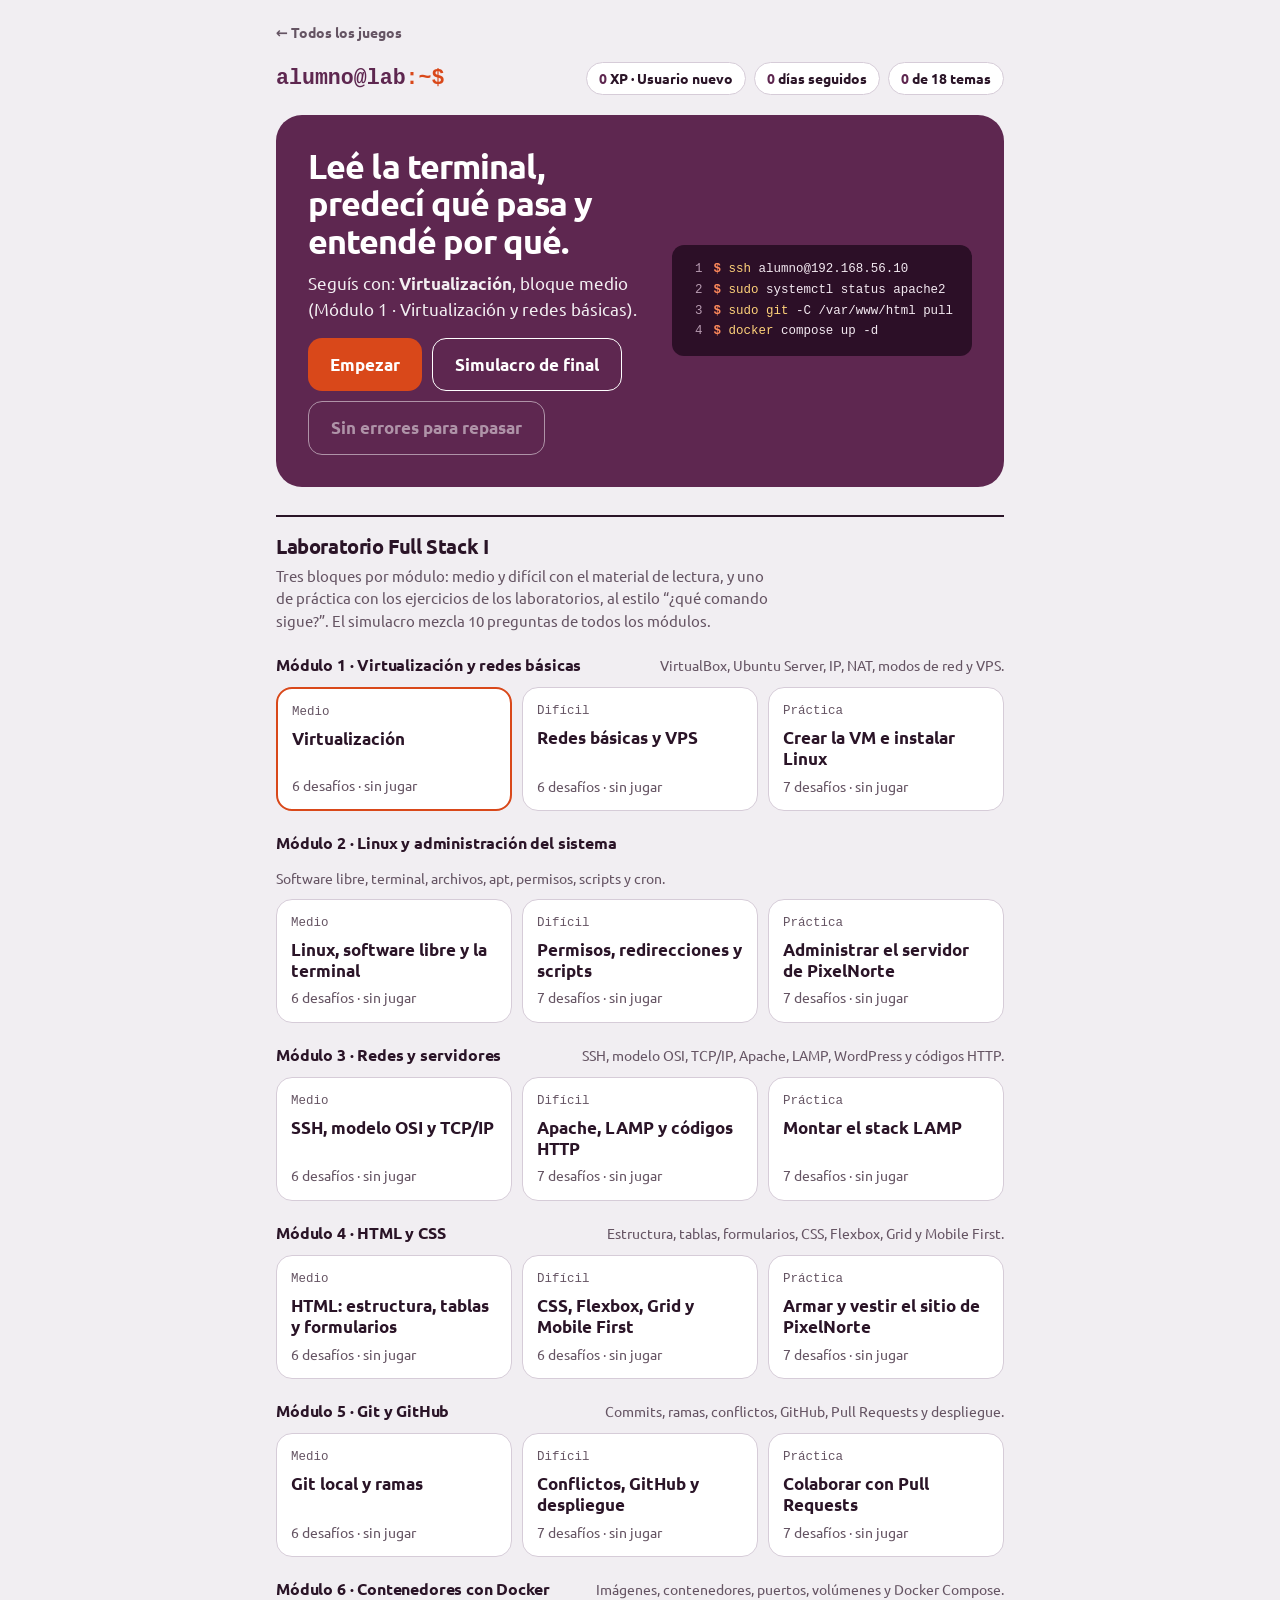
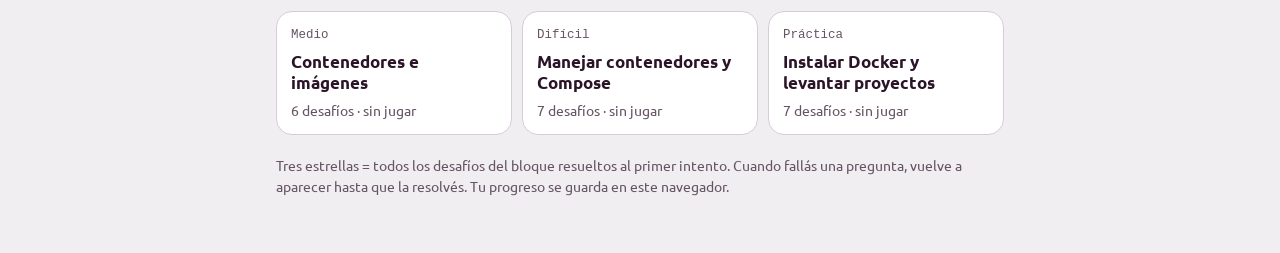
<file: terminal-lab/index.html>
<!DOCTYPE html>
<html lang="es">
<head>
<meta charset="utf-8">
<meta name="viewport" content="width=device-width, initial-scale=1">
<title>Terminal Lab</title>
<link rel="manifest" href="../manifest.webmanifest">
<meta name="theme-color" content="#18171F">
<link rel="icon" type="image/png" sizes="192x192" href="../icons/icon-192.png">
<link rel="apple-touch-icon" href="../icons/apple-touch-icon.png">
<meta name="apple-mobile-web-app-capable" content="yes">
<meta name="mobile-web-app-capable" content="yes">
<meta name="apple-mobile-web-app-title" content="Juegos">
<link rel="preconnect" href="https://fonts.googleapis.com">
<link rel="preconnect" href="https://fonts.gstatic.com" crossorigin>
<link href="https://fonts.googleapis.com/css2?family=Ubuntu:wght@400;500;700&family=Ubuntu+Mono:wght@400;700&family=Ubuntu+Sans:wght@400;500;600;700&display=swap" rel="stylesheet">
<style>
/* Plan: una sola columna angosta, como una partida. Mapa de 3 niveles x 4 temas; cada tema = mini lección + 5 desafíos.
   El código siempre va en un bloque oscuro tipo editor; el coral se reserva para la acción principal. */
:root{
  /* Plan: la consola del laboratorio. Berenjena de Ubuntu como primario, naranja como acción; todo el código en bloques de terminal. */
  --bg:#F1EEF2; --surface:#FFFFFF; --surface-2:#E5DFE7; --ink:#2A1427; --muted:#655463; --line:#D6CCD8;
  --primary:#5E2750; --on-primary:#FFFFFF; --accent:#D9481A; --on-accent:#FFFFFF;
  --ok:#1F7A47; --ok-bg:#DDF2E5; --bad:#B42B1E; --bad-bg:#FADFDB;
  --code-bg:#2C0F27; --code-ink:#F3E9F1; --code-k:#FFB38A; --code-s:#A8E6B9; --code-n:#FFD27A; --code-c:#B79BB1; --code-p:#FF8A5C;
  --f-display:"Ubuntu","Ubuntu Sans",system-ui,sans-serif;
  --f-body:"Ubuntu Sans","Ubuntu",system-ui,-apple-system,"Segoe UI",sans-serif;
  --f-code:"Ubuntu Mono",ui-monospace,Consolas,monospace;
  --r:16px;
}
@media (prefers-color-scheme: dark){
  :root:not([data-theme="light"]){
    --bg:#170A15; --surface:#22111F; --surface-2:#341C30; --ink:#F3E9F1; --muted:#BBA6B7; --line:#46283F;
    --primary:#E0A6CF; --on-primary:#2A0B24; --accent:#FF7A4D; --on-accent:#2A0B03;
    --ok:#7BD9A2; --ok-bg:#123726; --bad:#FFA197; --bad-bg:#4A1914;
    --code-bg:#0F050D; color-scheme:dark;
  }
}
:root[data-theme="dark"]{
  --bg:#170A15; --surface:#22111F; --surface-2:#341C30; --ink:#F3E9F1; --muted:#BBA6B7; --line:#46283F;
  --primary:#E0A6CF; --on-primary:#2A0B24; --accent:#FF7A4D; --on-accent:#2A0B03;
  --ok:#7BD9A2; --ok-bg:#123726; --bad:#FFA197; --bad-bg:#4A1914;
  --code-bg:#0F050D; color-scheme:dark;
}
*{box-sizing:border-box}
html,body{margin:0}
body{background:var(--bg);color:var(--ink);font-family:var(--f-body);font-size:17px;line-height:1.5}
button{font:inherit;color:inherit;cursor:pointer}
:focus-visible{outline:3px solid var(--accent);outline-offset:3px}
.wrap{max-width:760px;margin:0 auto;padding:16px 16px 56px;display:flex;flex-direction:column;gap:20px}

.bar-top{display:flex;align-items:center;justify-content:space-between;gap:12px;flex-wrap:wrap}
.logo{font-family:var(--f-code);font-weight:700;font-size:1.35rem;letter-spacing:0;margin:0;color:var(--primary)}
.logo i{font-style:normal;color:var(--accent)}
.kpis{display:flex;gap:8px;flex-wrap:wrap}
.kpi{background:var(--surface);border:1px solid var(--line);border-radius:999px;padding:5px 12px;font-size:.88rem;font-weight:600;font-variant-numeric:tabular-nums}
.kpi b{color:var(--primary)}

.hero{background:var(--primary);color:var(--on-primary);border-radius:26px;padding:24px;display:grid;gap:20px;grid-template-columns:1fr}
.hero h2{font-family:var(--f-display);font-weight:700;font-size:clamp(1.45rem,5.2vw,2.1rem);line-height:1.12;letter-spacing:-.03em;margin:0 0 10px;text-wrap:balance}
.hero p{margin:0 0 16px;opacity:.92;max-width:44ch}
.hero .code{margin:0;font-size:.82rem}
.cta{display:flex;gap:10px;flex-wrap:wrap}
@media (min-width:680px){.hero{grid-template-columns:1.25fr 1fr;align-items:center;padding:32px}}

.btn{border:0;border-radius:14px;padding:13px 22px;min-height:48px;font-weight:700;background:var(--accent);color:var(--on-accent)}
.btn.sec{background:var(--surface);color:var(--ink);border:1px solid var(--line)}
.btn.ghost{background:transparent;color:inherit;border:1.5px solid currentColor}
.btn.link{background:none;color:var(--primary);padding:8px 4px;min-height:44px;text-decoration:underline;text-underline-offset:3px}
.btn[disabled]{opacity:.5;cursor:not-allowed}

.nivel h3{font-family:var(--f-display);font-size:1.02rem;margin:0;letter-spacing:-.01em}
.nivel-head{display:flex;justify-content:space-between;align-items:baseline;gap:12px;flex-wrap:wrap;margin-bottom:10px}
.nivel-head span{color:var(--muted);font-size:.9rem}
.temas{display:grid;gap:10px;grid-template-columns:repeat(auto-fill,minmax(165px,1fr))}
.tema{text-align:left;background:var(--surface);border:1px solid var(--line);border-radius:var(--r);padding:14px;display:flex;flex-direction:column;gap:6px;min-height:118px}
.tema:hover{border-color:var(--primary)}
.tema .num{font-family:var(--f-code);font-size:.78rem;color:var(--muted)}
.tema .nom{font-weight:700;line-height:1.25}
.tema .est{margin-top:auto;font-size:.85rem;color:var(--muted)}
.tema .est b{color:var(--accent);letter-spacing:2px;font-size:1rem}
.tema.sig{border:2px solid var(--accent)}
.nota{color:var(--muted);font-size:.88rem;margin:0}
.seccion{border-top:2px solid var(--ink);padding-top:14px;margin-top:8px}
.seccion h2{font-family:var(--f-display);font-size:1.25rem;letter-spacing:-.02em;margin:0 0 4px}
.seccion p{margin:0;color:var(--muted);font-size:.95rem;max-width:62ch}
.puntos{margin:0;padding-left:20px;display:grid;gap:6px;font-size:.97rem;max-width:62ch}
.traza{overflow-x:auto}
.traza table{border-collapse:collapse;font-family:var(--f-code);font-size:.88rem;min-width:60%}
.traza caption{caption-side:top;text-align:left;font-family:var(--f-body);font-size:.78rem;font-weight:700;letter-spacing:.09em;text-transform:uppercase;color:var(--muted);padding-bottom:6px}
.traza th,.traza td{border:1px solid var(--line);padding:6px 12px;text-align:center;white-space:nowrap}
.traza th{background:var(--surface-2);font-weight:600}
.traza td.hueco{background:var(--accent);color:var(--on-accent);font-weight:700}

.code{background:var(--code-bg);color:var(--code-ink);border-radius:12px;font-size:.95rem;padding:14px 14px 14px 0;font-family:var(--f-code);font-size:.88rem;line-height:1.65;overflow-x:auto;margin:0;counter-reset:ln}
.code span.l{display:block;white-space:pre;padding-right:14px}
.code span.l::before{counter-increment:ln;content:counter(ln);display:inline-block;width:2.4em;margin-right:.9em;text-align:right;color:var(--code-c);user-select:none}
.code .p{color:var(--code-p);font-weight:700} .code .k{color:var(--code-k)} .code .s{color:var(--code-s)} .code .n{color:var(--code-n)} .code .c{color:var(--code-c);font-style:italic}

.card{background:var(--surface);border:1px solid var(--line);border-radius:22px;padding:20px;display:flex;flex-direction:column;gap:16px}
.eyebrow{font-size:.78rem;font-weight:700;letter-spacing:.09em;text-transform:uppercase;color:var(--muted);margin:0}
.card h2{font-family:var(--f-display);font-size:1.3rem;line-height:1.2;margin:0;letter-spacing:-.02em;text-wrap:balance}
.card p{margin:0;max-width:62ch}
.ojo{background:var(--surface-2);border-radius:12px;padding:12px 14px;font-size:.95rem}
.ojo b{color:var(--accent)}
.fila{display:flex;gap:10px;justify-content:space-between;align-items:center;flex-wrap:wrap}

.prog{height:8px;background:var(--surface-2);border-radius:99px;overflow:hidden;flex:1;min-width:120px}
.prog i{display:block;height:100%;background:var(--accent);border-radius:99px}
.q{font-size:1.15rem;font-weight:700;line-height:1.3;margin:0}
.ops{display:grid;gap:10px}
.op{display:flex;gap:12px;align-items:flex-start;text-align:left;background:var(--bg);border:2px solid var(--line);border-radius:14px;padding:12px 14px;min-height:52px;width:100%}
.op:hover:not([disabled]){border-color:var(--primary)}
.op kbd{flex:none;font-family:var(--f-code);font-size:.78rem;border:1px solid var(--line);border-radius:6px;padding:1px 7px;color:var(--muted);margin-top:2px}
.op span{white-space:pre-wrap;overflow-wrap:anywhere}
.op.mono span{font-family:var(--f-code);font-size:.92rem}
.op[disabled]{cursor:default;opacity:.65}
.op.ok{border-color:var(--ok);background:var(--ok-bg);opacity:1}
.op.mal{border-color:var(--bad);background:var(--bad-bg);opacity:1}
.op .marca{margin-left:auto;font-weight:700;font-size:.85rem;white-space:nowrap}
.op.ok .marca{color:var(--ok)} .op.mal .marca{color:var(--bad)}
.sit{margin:-6px 0 0;color:var(--muted);max-width:62ch}
.pista{background:var(--surface-2);border-radius:12px;padding:10px 14px;font-size:.95rem}
.fb{border-radius:14px;padding:14px 16px;border-left:5px solid var(--ok);background:var(--ok-bg)}
.fb.mal{border-color:var(--bad);background:var(--bad-bg)}
.fb strong{display:block;margin-bottom:4px}
.fb p{font-size:.98rem}

.resumen-n{font-family:var(--f-display);font-weight:800;font-size:2.6rem;line-height:1;font-variant-numeric:tabular-nums}
.estrellas{color:var(--accent);font-size:1.8rem;letter-spacing:6px}
.rep{margin:0;padding-left:20px;display:grid;gap:6px;font-size:.95rem}
@media (prefers-reduced-motion:no-preference){
  .prog i{transition:width .35s ease}
  .fb{animation:sube .22s ease-out}
  @keyframes sube{from{transform:translateY(6px);opacity:.4}to{transform:none;opacity:1}}
}
.volver{flex-basis:100%;font-weight:700;font-size:.9rem;color:var(--muted);text-decoration:none;padding:6px 0;min-height:32px}
.volver:hover{color:var(--ink);text-decoration:underline}

/* Ajustes de revisión visual */
.temas{grid-template-columns:repeat(auto-fit,minmax(165px,1fr))}
.op{flex-wrap:wrap}
.op span:not(.marca){flex:1;min-width:0}
@media (max-width:560px){ .op .marca{flex-basis:100%;margin-left:36px;order:3} }
@media (min-width:680px){ .hero{grid-template-columns:1.15fr 1fr} }
.hero .code{font-size:.78rem}
</style>
</head>
<body>
<div class="wrap" id="app"></div>
<script>
const LAB = [
{ id: 'm1', final: true, nombre: 'Módulo 1 · Virtualización y redes básicas', desc: 'VirtualBox, Ubuntu Server, IP, NAT, modos de red y VPS.', temas: [
  { id: 'm1m', dif: 'Medio', n: 'Virtualización',
    idea: 'La virtualización crea por software una computadora completa que vive dentro de otra: la máquina virtual (VM). El programa que la crea y la administra es el hypervisor. Desde adentro, la VM no sabe que es virtual.',
    puntos: [
      'Hypervisor Tipo 1 (bare metal): corre directo sobre el hardware (VMware ESXi, Hyper-V, KVM). Tipo 2 (hosted): corre sobre un sistema operativo ya instalado (VirtualBox).',
      'Host o anfitrión: el sistema real de tu PC. Guest o invitado: el que corre dentro de la VM (Ubuntu Server).',
      'ISO: imagen del instalador. VDI: formato de disco virtual de VirtualBox. Overhead: costo de rendimiento que agrega la capa de virtualización.',
      'Ubuntu Server 24.04 LTS: sin interfaz gráfica a propósito. LTS significa cinco años de actualizaciones de seguridad.'
    ],
    ej: `$ whoami          # con qué usuario estás logueado
$ pwd             # en qué directorio estás
$ sudo apt update # actualiza la lista de paquetes
$ uname -a        # información del sistema`,
    ojo: 'Al restaurar un snapshot se pierde para siempre todo lo que hiciste después de tomarlo.',
    qs: [
      { t: 'concepto', q: 'VirtualBox es un hypervisor de tipo…', o: ['Tipo 2: corre como aplicación sobre un sistema operativo ya instalado', 'Tipo 1: corre directamente sobre el hardware, sin sistema anfitrión', 'Tipo 0: emula solo el procesador', 'No es un hypervisor: es un contenedor'],
        w: 'Lo instalás sobre tu Windows, macOS o Linux y desde ahí creás las VMs: eso es un hypervisor Tipo 2 (hosted). Los de Tipo 1, como VMware ESXi o KVM, corren sobre el hardware sin un sistema anfitrión y se usan en servidores de producción.',
        h: '¿Necesitaste tener un sistema operativo instalado antes de instalar VirtualBox?' },
      { t: 'concepto', q: 'Tenés Windows en tu PC y corrés Ubuntu Server dentro de VirtualBox. ¿Cuál es el guest?', o: ['Ubuntu Server', 'Windows', 'VirtualBox', 'La ISO de Ubuntu'],
        w: 'El guest o invitado es el sistema que corre dentro de la VM. Windows es el host o anfitrión: el sistema real de la máquina física. VirtualBox es el hypervisor que los conecta.',
        h: 'Guest significa invitado: ¿quién está "de visita" dentro de la otra?' },
      { t: 'concepto', q: 'Tomaste un snapshot, instalaste Apache, configuraste el sitio y después restaurás el snapshot. ¿Qué pasa?', o: ['La VM vuelve al estado del snapshot y se pierde todo lo que hiciste después', 'Se conserva Apache pero se pierde la configuración', 'Se combinan el estado del snapshot y los cambios nuevos', 'No pasa nada hasta reiniciar la VM'],
        w: 'Un snapshot es una foto del estado completo de la VM. Restaurarlo la devuelve a ese momento exacto, y los cambios posteriores se pierden de forma permanente. Por eso conviene guardar lo importante antes de restaurar.',
        h: 'Pensá en el snapshot como un punto de guardado de un juego.' },
      { t: 'concepto', q: '¿Cuál de las tres opciones escala en minutos y se paga solo por lo que se usa?', o: ['La nube', 'Una máquina virtual local', 'El hardware real (bare metal)', 'Las tres por igual'],
        w: 'En la nube (AWS, Azure, Google Cloud) se alquilan recursos y se agrandan en minutos, con pago por uso. La VM local está limitada al hardware de tu PC, y escalar hardware real implica comprar equipos.',
        h: '¿En cuál no tenés que comprar nada para crecer?' },
      { t: 'concepto', q: '¿Por qué Ubuntu Server no trae escritorio gráfico?', o: ['Porque los servidores no lo necesitan y una interfaz gráfica consumiría recursos', 'Porque la versión gratuita no lo incluye', 'Porque VirtualBox no puede mostrar ventanas', 'Porque se instala aparte con el snapshot'],
        w: 'Es una decisión intencional: los servidores reales se administran por terminal, y una GUI gastaría CPU y memoria que conviene dejar para los servicios. Por eso se trabaja en la CLI, y más adelante por SSH.',
        h: 'Pensá en qué gasta recursos sin aportar nada a un servidor.' },
      { t: 'concepto', q: '¿Qué significa que Ubuntu 24.04 sea una versión LTS?', o: ['Que recibe actualizaciones de seguridad durante cinco años', 'Que es la versión más liviana', 'Que no necesita conexión a Internet', 'Que solo funciona en servidores'],
        w: 'LTS es Long Term Support: soporte de largo plazo. Las versiones LTS reciben actualizaciones de seguridad durante cinco años, por eso son las que se eligen para servidores.',
        h: 'Long Term Support.' }
    ] },
  { id: 'm1d', dif: 'Difícil', n: 'Redes básicas y VPS',
    idea: 'Cada dispositivo de una red se identifica con una dirección IP. Las privadas solo existen dentro de una red local; para salir a Internet los paquetes pasan por el gateway, y NAT traduce la IP privada a una pública. En el laboratorio la VM usa dos adaptadores: NAT para Internet y Host-only para conectarse por SSH con una IP fija.',
    puntos: [
      'Rangos privados: 10.0.0.0/8, 172.16.0.0/12 y 192.168.0.0/16. Cualquier otra IP es pública.',
      'En modo NAT la VM tiene una IP 10.0.2.x y su gateway es 10.0.2.2, que es el host visto desde adentro.',
      'Puerto: el número de departamento dentro del edificio (la IP). SSH 22, HTTP 80, HTTPS 443.',
      'VPS: una VM alquilada en un datacenter, con IP pública, disponible 24/7 y administrada por SSH.'
    ],
    ej: `$ ip a            # ver las IPs de la VM
$ ip route show
default via 10.0.2.2 dev eth0
$ ssh alumno@192.168.56.10`,
    ojo: 'Con NAT solo, otros equipos no pueden conectarse a la VM. Para eso hace falta Host-only, Bridged o reenvío de puertos.',
    qs: [
      { t: 'salida', q: '¿Cuál de estas direcciones es privada?', o: ['172.20.5.4', '172.32.1.1', '8.8.8.8', '200.45.10.3'],
        w: 'El rango privado 172.16.0.0/12 va de 172.16.0.0 a 172.31.255.255. 172.20.5.4 cae adentro; 172.32.1.1 ya queda afuera y es pública, igual que las otras dos.',
        h: 'El rango 172 privado va del 16 al 31 en el segundo número.' },
      { t: 'concepto', q: 'Desde la VM ejecutás ip route show y ves "default via 10.0.2.2". ¿Qué es 10.0.2.2?', c: `$ ip route show
default via 10.0.2.2 dev eth0`, o: ['El gateway: el host visto desde dentro de la VM en modo NAT', 'La IP pública de tu proveedor de Internet', 'La IP de la VM', 'El servidor DNS de Google'],
        w: 'La ruta default indica a dónde se mandan los paquetes cuyo destino está fuera de la red local: el gateway. En modo NAT de VirtualBox ese gateway es 10.0.2.2, que es tu computadora real. La VM suele tener 10.0.2.15.',
        h: 'Default via indica la puerta de salida.' },
      { t: 'concepto', q: 'Querés que la VM salga a Internet para instalar paquetes y además conectarte por SSH desde tu PC con una IP que no cambie. ¿Qué configurás?', o: ['Adaptador 1 en NAT y adaptador 2 en Host-only', 'Un solo adaptador en NAT', 'Un solo adaptador en Red Interna', 'Adaptador 1 en Bridged y adaptador 2 en Red Interna'],
        w: 'NAT le da salida a Internet a través del host, y Host-only crea una red privada entre la PC y las VMs con una IP fija (por ejemplo 192.168.56.10). Bridged también permite SSH, pero la IP la reparte el router por DHCP y puede cambiar.',
        h: 'Necesitás dos cosas distintas: salida a Internet y una IP fija para SSH.' },
      { t: 'concepto', q: 'La VM está solo en modo NAT. Un compañero, desde otra PC de la red, intenta conectarse a ella y no puede. ¿Por qué?', o: ['Con NAT la VM queda oculta detrás del host: desde afuera no se llega sin reenvío de puertos', 'Porque la VM no tiene salida a Internet', 'Porque falta instalar un navegador en la VM', 'Porque NAT solo funciona con IPv6'],
        w: 'NAT permite que la VM salga, pero no que otros entren: es una ventaja de seguridad y una limitación. Para que otros dispositivos la vean hay que usar Bridged o configurar reenvío de puertos.',
        h: 'NAT traduce las conexiones que salen, no las que entran.' },
      { t: 'salida', q: 'En el comando ssh -p 2222 alumno@192.168.56.10, ¿qué indica el 2222?', c: `$ ssh -p 2222 alumno@192.168.56.10`, o: ['El puerto: SSH no está escuchando en el 22 por defecto', 'El número de intentos de conexión', 'El PID del proceso SSH', 'La contraseña del usuario alumno'],
        w: '-p indica el puerto. SSH usa el 22 por defecto, y si el servidor escucha en otro (cambiarlo es una práctica de seguridad habitual) hay que indicarlo. alumno es el usuario y 192.168.56.10 la IP.',
        h: 'La IP es el edificio; ¿qué número falta para llegar al departamento?' },
      { t: 'concepto', q: '¿Cuál es la diferencia principal entre tu VM local y un VPS?', o: ['El VPS tiene IP pública y está disponible las 24 horas desde cualquier lugar', 'El VPS no se administra por SSH', 'La VM local tiene más control sobre el sistema operativo', 'El VPS no usa Linux'],
        w: 'Las dos son máquinas virtuales que se manejan por terminal con control total. La VM local tiene una IP privada y solo funciona mientras tu PC está prendida; el VPS corre en un datacenter con IP pública fija, siempre disponible.',
        h: 'Pensá en quién puede llegar a cada una y cuándo.' }
    ] }
] },
{ id: 'm2', final: true, nombre: 'Módulo 2 · Linux y administración del sistema', desc: 'Software libre, terminal, archivos, apt, permisos, scripts y cron.', temas: [
  { id: 'm2m', dif: 'Medio', n: 'Linux, software libre y la terminal',
    idea: 'Linux es técnicamente el kernel, el núcleo que habla con el hardware. Junto con las herramientas del proyecto GNU forma el sistema completo, GNU/Linux. Una distribución empaqueta todo eso con un gestor de paquetes: Ubuntu y Mint usan apt.',
    puntos: [
      'Las cuatro libertades del software libre: usar, estudiar y modificar, distribuir, y publicar mejoras. "Free as in freedom, not free as in beer".',
      'GPL es copyleft: lo que distribuyas basado en código GPL tiene que seguir siendo GPL. MIT y Apache son permisivas.',
      'Terminal: la ventana. Shell: el intérprete de comandos que corre adentro (bash).',
      'FHS: /etc guarda la configuración, /var/log los logs, /home los usuarios, /tmp lo temporal.'
    ],
    ej: `$ sudo apt update          # actualizar la lista de paquetes
$ sudo apt install apache2
$ sudo apt remove apache2  # conserva la configuración
$ sudo apt purge apache2   # borra también la configuración`,
    ojo: 'rm no manda nada a una papelera: lo que borrás desde la terminal se pierde.',
    qs: [
      { t: 'concepto', q: '¿Cuál es la diferencia entre la terminal y la shell?', o: ['La terminal es la ventana que muestra el texto; la shell es el intérprete que ejecuta los comandos', 'Son dos nombres para lo mismo', 'La shell es la ventana y la terminal es el lenguaje', 'La terminal es de Windows y la shell de Linux'],
        w: 'Son dos capas: el emulador de terminal dibuja la ventana y el texto, y adentro corre una shell (bash, zsh, fish) que lee lo que escribís y lo ejecuta. Podés usar distintas shells en la misma terminal.',
        h: 'Una se ve; la otra interpreta.' },
      { t: 'concepto', q: '¿Por qué hay quienes insisten en decir "GNU/Linux"?', o: ['Porque el sistema completo es el kernel Linux más las herramientas del proyecto GNU', 'Porque GNU es la empresa dueña de Linux', 'Porque es el nombre de la versión para servidores', 'Porque Linux es solo para Android'],
        w: 'Stallman lanzó GNU en 1983 y para 1991 tenía casi todo menos el kernel. Torvalds publicó el kernel Linux bajo la GPL y las dos piezas encajaron. Linux es solo el núcleo.',
        h: '¿Qué aportó cada uno: Torvalds y Stallman?' },
      { t: 'concepto', q: '¿Qué quiere decir "free as in freedom, not free as in beer"?', o: ['Que el software libre se refiere a la libertad del usuario, no al precio', 'Que el software libre siempre es gratis', 'Que solo se puede usar con fines no comerciales', 'Que no tiene licencia'],
        w: 'En inglés "free" significa libre y también gratis. El software libre habla de las cuatro libertades. Podría cobrarse y seguir siendo libre, mientras respete esas libertades.',
        h: 'Free tiene dos significados en inglés.' },
      { t: 'concepto', q: 'Usás una librería con licencia GPL en un programa que vas a distribuir. ¿Qué te exige la licencia?', o: ['Que tu programa también se publique bajo GPL', 'Nada: podés cerrarlo y venderlo como privativo', 'Que pagues una licencia comercial', 'Que no lo modifiques'],
        w: 'Eso es el copyleft: si distribuís software basado en código GPL, tu código también tiene que ser GPL, así las libertades se propagan. Con una librería MIT o Apache sí podrías usarla en un proyecto privado.',
        h: 'Es la idea central del copyleft.' },
      { t: 'salida', q: 'Apache dejó de funcionar y querés revisar sus registros. ¿A qué directorio vas primero?', o: ['/var/log', '/etc', '/tmp', '/usr/bin'],
        w: 'Según el FHS, los registros del sistema y de los servicios viven en /var/log (Apache escribe en /var/log/apache2). Es la primera parada cuando algo falla. /etc tiene la configuración y /usr/bin los ejecutables.',
        h: 'Buscás registros que cambian todo el tiempo: datos variables.' },
      { t: 'concepto', q: '¿Qué diferencia hay entre sudo apt remove y sudo apt purge?', o: ['purge desinstala y además borra los archivos de configuración', 'remove borra la configuración y purge no', 'purge actualiza el paquete en lugar de borrarlo', 'No hay diferencia'],
        w: 'remove desinstala el paquete pero deja su configuración, por si lo volvés a instalar. purge se lleva también la configuración. Después, apt autoremove limpia las dependencias que quedaron sin uso.',
        h: 'Purgar es limpiar a fondo.' }
    ] },
  { id: 'm2d', dif: 'Difícil', n: 'Permisos, redirecciones y scripts',
    idea: 'Cada archivo tiene permisos de lectura (r), escritura (w) y ejecución (x) para tres grupos: el dueño, el grupo y los otros. En octal, r vale 4, w vale 2 y x vale 1, y se suman. Los scripts de bash automatizan comandos y cron los ejecuta a horario.',
    puntos: [
      '> redirige la salida a un archivo y lo pisa; >> agrega al final; | pasa la salida de un comando al siguiente.',
      'En bash, las comillas dobles expanden variables y las simples no. La asignación va sin espacios: nombre="Max".',
      'Un script empieza con el shebang #!/bin/bash, necesita chmod +x y se ejecuta con ./script.sh.',
      'cron: minuto, hora, día del mes, mes, día de la semana y comando. */5 significa "cada 5".'
    ],
    ej: `$ chmod 755 script.sh   # rwx r-x r-x
$ chmod 644 index.html  # rw- r-- r--
$ sudo chown -R www-data:www-data /var/www/html
$ crontab -e
*/5 * * * * /usr/local/bin/verificar_apache.sh`,
    ojo: 'Un solo > en lugar de >> borra todo lo que el archivo tenía antes.',
    qs: [
      { t: 'salida', q: 'Después de este comando, ¿qué muestra ls -l en la columna de permisos?', c: `$ chmod 754 reporte.sh
$ ls -l reporte.sh`, o: ['-rwxr-xr--', '-rwxr-xr-x', '-rw-r-xr--', '-rwxrw-r--'],
        w: 'Cada dígito es un grupo: 7 = 4+2+1 = rwx para el dueño, 5 = 4+1 = r-x para el grupo, 4 = r-- para los otros. El guion inicial indica que es un archivo común (una d sería un directorio).',
        h: 'Descomponé cada dígito en 4, 2 y 1.' },
      { t: 'salida', q: 'Un archivo tiene los permisos -rw-r-----. ¿Cuál es su valor octal?', o: ['640', '644', '750', '460'],
        w: 'Dueño rw- = 4+2 = 6. Grupo r-- = 4. Otros --- = 0. Queda 640: el dueño lee y escribe, el grupo solo lee y el resto no tiene acceso.',
        h: 'Sumá r=4, w=2 y x=1 en cada trío.' },
      { t: 'salida', c: `$ echo "uno" > notas.txt
$ echo "dos" >> notas.txt
$ echo "tres" > notas.txt
$ cat notas.txt`, o: ['tres', 'uno\ndos\ntres', 'dos\ntres', 'uno\ndos'],
        w: '>> agrega al final, pero el último comando usa un solo >, que pisa el archivo completo. Lo que había (uno y dos) se pierde y queda solo tres.',
        h: 'Mirá cuántos > tiene el tercer comando.' },
      { t: 'salida', c: `#!/bin/bash
nombre="Max"
echo "Hola $nombre"
echo 'Hola $nombre'`, o: ['Hola Max\nHola $nombre', 'Hola Max\nHola Max', 'Hola $nombre\nHola Max', 'Hola $nombre\nHola $nombre'],
        w: 'Las comillas dobles expanden las variables: $nombre se reemplaza por Max. Las comillas simples muestran el texto tal cual, signo $ incluido.',
        h: 'Uno de los dos tipos de comillas no reemplaza nada.' },
      { t: 'concepto', q: 'Creaste backup.sh, lo ejecutás con ./backup.sh y la terminal responde "Permission denied". ¿Qué falta?', c: `$ ./backup.sh
bash: ./backup.sh: Permission denied`, o: ['Darle permiso de ejecución con chmod +x backup.sh', 'Ejecutarlo con sudo apt install', 'Agregarle la extensión .exe', 'Moverlo a /tmp'],
        w: 'Un archivo recién creado no tiene permiso de ejecución. chmod +x se lo da al dueño y ahí ./backup.sh funciona. La otra opción es ejecutarlo con bash backup.sh, que no necesita ese permiso.',
        h: '¿Cuál de los tres permisos hace falta para ejecutar?' },
      { t: 'salida', q: '¿Cuándo se ejecuta esta tarea de cron?', c: `0 0 1 * * /usr/local/bin/limpieza_logs.sh`, o: ['El día 1 de cada mes a medianoche', 'Todos los días a la 1:00', 'Cada minuto del día 1', 'Los lunes a medianoche'],
        w: 'Los campos son minuto (0), hora (0), día del mes (1), mes (*: todos) y día de la semana (*: todos). O sea, a las 00:00 del día 1 de cada mes.',
        h: 'El orden es minuto, hora, día del mes, mes y día de la semana.' },
      { t: 'concepto', q: '¿Qué hace ls /etc | wc -l?', c: `$ ls /etc | wc -l`, o: ['Cuenta cuántos archivos y carpetas hay en /etc', 'Lista /etc y lo guarda en un archivo llamado wc', 'Muestra las líneas de los archivos de /etc', 'Da error: no se pueden combinar dos comandos'],
        w: 'El pipe | toma la salida de ls (una entrada por línea) y se la pasa como entrada a wc -l, que cuenta líneas. Encadenar programas así es una de las ideas centrales de Unix.',
        h: 'El | conecta la salida de uno con la entrada del otro.' }
    ] }
] },
{ id: 'm3', final: true, nombre: 'Módulo 3 · Redes y servidores', desc: 'SSH, modelo OSI, TCP/IP, Apache, LAMP, WordPress y códigos HTTP.', temas: [
  { id: 'm3m', dif: 'Medio', n: 'SSH, modelo OSI y TCP/IP',
    idea: 'El modelo OSI divide la comunicación en 7 capas. Para administrar servidores importan tres: la 3 (red, donde vive la IP), la 4 (transporte, donde viven los puertos y TCP) y la 7 (aplicación: HTTP, SSH, DNS). Los problemas se diagnostican de abajo hacia arriba.',
    puntos: [
      'TCP garantiza entrega y orden (SSH, HTTP, MySQL). UDP prioriza velocidad (video, juegos, DNS).',
      'Antes de enviar datos, TCP hace el three-way handshake: SYN, SYN-ACK, ACK.',
      'SSH cifra toda la comunicación. La primera vez guarda la huella del servidor en ~/.ssh/known_hosts.',
      'Herramientas por capa: ping (3), ss -tlnp (4), curl (7).'
    ],
    ej: `$ ping 192.168.56.10        # capa 3: ¿hay conectividad IP?
$ ss -tlnp | grep :80        # capa 4: ¿algo escucha en el 80?
$ curl http://192.168.56.10  # capa 7: ¿la aplicación responde?`,
    ojo: 'Si una capa falla, las de arriba tampoco funcionan. Por eso se empieza a revisar desde abajo.',
    qs: [
      { t: 'concepto', q: '¿En qué capa del modelo OSI viven los puertos?', o: ['Capa 4, transporte', 'Capa 3, red', 'Capa 7, aplicación', 'Capa 2, enlace'],
        w: 'Los puertos son parte de TCP y UDP, que trabajan en la capa 4. La IP está en la capa 3, y protocolos como HTTP o SSH en la 7. Por eso, si la IP responde pero el puerto está cerrado, el problema está en la capa 4.',
        h: 'TCP y UDP viven en la misma capa que los puertos.' },
      { t: 'concepto', q: '¿Por qué SSH y HTTP usan TCP y no UDP?', o: ['Porque no pueden perder datos: TCP garantiza la entrega y el orden', 'Porque UDP no puede usar puertos', 'Porque TCP es más rápido que UDP', 'Porque UDP solo funciona en redes privadas'],
        w: 'TCP divide los datos en segmentos numerados y verifica que lleguen todos y en orden. UDP es más rápido pero puede perder paquetes, y por eso se usa donde importa la velocidad, como el streaming o los juegos online.',
        h: '¿Qué pasaría si se perdiera la mitad de un comando?' },
      { t: 'salida', q: '¿Cuál es el orden del three-way handshake de TCP?', o: ['SYN → SYN-ACK → ACK', 'ACK → SYN → SYN-ACK', 'SYN → ACK → SYN-ACK', 'SYN-ACK → SYN → ACK'],
        w: 'El cliente pide conectarse (SYN), el servidor acepta (SYN-ACK) y el cliente confirma (ACK). Recién ahí viajan los datos. Si el puerto no está abierto, el handshake falla y aparece "Connection refused".',
        h: 'Primero se pide, después se acepta y por último se confirma.' },
      { t: 'concepto', q: 'La primera vez que te conectás por SSH, te pregunta si confiás en la huella del servidor. Si respondés yes, ¿dónde la guarda?', o: ['En ~/.ssh/known_hosts de tu PC', 'En /etc/ssh/sshd_config del servidor', 'En /var/log/auth.log', 'No la guarda: pregunta siempre'],
        w: 'La huella (fingerprint) identifica al servidor. SSH la guarda en ~/.ssh/known_hosts y en las próximas conexiones verifica que coincida. Si cambiara, avisaría: podría tratarse de otro equipo haciéndose pasar por el servidor.',
        h: 'Es un archivo de "hosts conocidos" en tu carpeta personal.' },
      { t: 'salida', q: '¿En qué puerto escucha MySQL por defecto en el stack LAMP?', o: ['3306', '80', '22', '443'],
        w: 'MySQL escucha en localhost:3306. El 22 es de SSH, el 80 de HTTP (Apache) y el 443 de HTTPS.',
        h: 'No es ninguno de los puertos web ni el de SSH.' },
      { t: 'concepto', q: 'Un compañero dice "no puedo abrir el sitio del servidor". Siguiendo el método por capas, ¿en qué orden revisás?', o: ['ping a la IP, después ss -tlnp para ver el puerto 80 y por último curl', 'curl primero, después ping y al final ss', 'Reiniciar Apache y después ping', 'Revisar el HTML del sitio y después la red'],
        w: 'Se va de abajo hacia arriba. Si ping no responde, el problema es de red (capa 3). Si responde pero nada escucha en el 80, es de capa 4: Apache parado. Si las dos andan, curl muestra qué devuelve la aplicación.',
        h: 'Diagnóstico de abajo hacia arriba: red, transporte, aplicación.' }
    ] },
  { id: 'm3d', dif: 'Difícil', n: 'Apache, LAMP y códigos HTTP',
    idea: 'LAMP es Linux, Apache, MySQL y PHP. Apache sirve los archivos de /var/www/html (el DocumentRoot) y corre como el usuario www-data. PHP genera contenido dinámico y MySQL guarda los datos. Los códigos HTTP indican el resultado de cada petición: 2xx éxito, 3xx redirección, 4xx error del cliente y 5xx error del servidor.',
    puntos: [
      'sites-available guarda todas las configuraciones; sites-enabled tiene enlaces a las activas. Se manejan con a2ensite y a2dissite.',
      'apache2ctl configtest valida la configuración sin reiniciar el servicio.',
      'Logs: /var/log/apache2/access.log (cada petición) y error.log (los errores).',
      'Sin libapache2-mod-php, Apache entrega el PHP como texto. Sin php-mysql, PHP no se conecta a la base.'
    ],
    ej: `$ curl -I http://localhost
HTTP/1.1 200 OK
$ sudo tail -f /var/log/apache2/error.log
$ sudo a2enmod rewrite && sudo systemctl restart apache2`,
    ojo: '403 no es un problema de contraseña: es de permisos sobre los archivos.',
    qs: [
      { t: 'concepto', q: 'curl -I http://localhost devuelve "HTTP/1.1 403 Forbidden". ¿Cuál es la causa más probable en LAMP?', c: `$ curl -I http://localhost
HTTP/1.1 403 Forbidden`, o: ['www-data no tiene permiso para leer los archivos de /var/www/html', 'El archivo index.html no existe', 'Apache está apagado', 'Hay un error de sintaxis en el código PHP'],
        w: '403 significa que el servidor entiende la petición pero se niega a cumplirla. Casi siempre son permisos: se arregla con sudo chown -R www-data:www-data /var/www/html y chmod -R 755. Si el archivo no existiera sería 404, y con Apache apagado ni siquiera habría respuesta.',
        h: 'Forbidden: prohibido. ¿Qué le prohíbe el sistema a Apache?' },
      { t: 'concepto', q: 'La portada de WordPress carga, pero cada artículo con permalink da 404. ¿Qué falta?', o: ['Activar mod_rewrite (y AllowOverride All para que lea el .htaccess)', 'Instalar MySQL de nuevo', 'Cambiar el puerto de Apache', 'Darle permisos 777 a todo'],
        w: 'Los permalinks como /2026/05/mi-articulo/ no son carpetas reales: WordPress los reescribe con reglas del .htaccess. Sin sudo a2enmod rewrite, o sin AllowOverride All, Apache busca esa ruta, no la encuentra y devuelve 404.',
        h: 'Esas URL no existen como archivos: alguien tiene que reescribirlas.' },
      { t: 'concepto', q: 'Una página PHP devuelve "500 Internal Server Error". ¿Qué hacés primero?', o: ['Leer /var/log/apache2/error.log y buscar "PHP Fatal error" o "PHP Parse error"', 'Reinstalar Apache', 'Cambiar los permisos a 777', 'Borrar la base de datos'],
        w: '500 es un error genérico del servidor, y en LAMP casi siempre lo provoca PHP: un error de sintaxis, un plugin con fallas o falta de memoria. El detalle está en error.log, por ejemplo con sudo tail -50 /var/log/apache2/error.log.',
        h: 'El navegador no te dice la causa; ¿quién sí la anota?' },
      { t: 'concepto', q: '¿Qué hay en /etc/apache2/sites-enabled/?', o: ['Enlaces simbólicos a las configuraciones de sites-available que están activas', 'Copias de los archivos HTML de cada sitio', 'Los logs de cada sitio', 'Las contraseñas de los usuarios'],
        w: 'En sites-available están todas las configuraciones de Virtual Hosts, activas o no. a2ensite crea el enlace en sites-enabled para activar una y a2dissite lo borra para desactivarla.',
        h: 'Available es "disponible"; enabled es "habilitado".' },
      { t: 'concepto', q: 'Abrís info.php en el navegador y en lugar de ejecutarse aparece el código fuente como texto. ¿Qué falta instalar?', o: ['libapache2-mod-php, el módulo que le permite a Apache ejecutar PHP', 'php-mysql', 'openssh-server', 'phpMyAdmin'],
        w: 'Sin ese módulo, Apache trata el .php como un archivo de texto más y lo entrega tal cual. php-mysql es otra cosa: la extensión que le permite a PHP conectarse a la base de datos.',
        h: 'Apache tiene que saber qué hacer con un .php.' },
      { t: 'salida', q: 'Editaste la configuración de Apache. ¿Qué comando valida la sintaxis sin reiniciar el servicio?', o: ['sudo apache2ctl configtest', 'sudo systemctl status apache2', 'curl -I http://localhost', 'sudo a2ensite 000-default'],
        w: 'apache2ctl configtest revisa los archivos de configuración y avisa si hay errores. Así evitás reiniciar con una configuración rota y dejar el sitio caído. Si responde "Syntax OK", recién ahí recargás.',
        h: 'Es una prueba de la configuración.' },
      { t: 'concepto', q: 'ping al servidor responde, pero curl http://192.168.56.10 da "Connection refused". ¿Dónde está el problema?', c: `$ curl http://192.168.56.10
curl: (7) Failed to connect to 192.168.56.10 port 80: Connection refused`, o: ['En la capa 4: nada escucha en el puerto 80, probablemente Apache está parado', 'En la capa 3: la IP es incorrecta', 'En la capa 7: el HTML tiene errores', 'En la capa 1: el cable virtual está desconectado'],
        w: 'Si ping responde, la red (capa 3) funciona. Connection refused significa que el handshake TCP fue rechazado porque no hay servicio en ese puerto. Se confirma con ss -tlnp | grep :80 y se arregla con sudo systemctl start apache2.',
        h: 'La IP responde; lo que no responde es el puerto.' }
    ] }
] },
{ id: 'm4', final: true, nombre: 'Módulo 4 · HTML y CSS', desc: 'Estructura, tablas, formularios, CSS, Flexbox, Grid y Mobile First.', temas: [
  { id: 'm4m', dif: 'Medio', n: 'HTML: estructura, tablas y formularios',
    idea: 'HTML da estructura y significado al contenido; no es un lenguaje de programación. Un elemento es la etiqueta completa con su contenido y sus atributos. Primero se resuelve la estructura y después la apariencia con CSS.',
    puntos: [
      'Etiquetas semánticas como header, nav, main y footer dicen qué es el contenido, no cómo se ve.',
      'Etiquetas vacías: no tienen contenido ni cierre aparte, como img y br.',
      'En una tabla: tr es una fila, td una celda y th una celda de encabezado. colspan y rowspan unen celdas.',
      'En un formulario, label for debe coincidir con el id del campo, y name identifica el dato al enviarlo.'
    ],
    ej: `<form>
  <label for="email">Correo<\/label>
  <input type="email" id="email" name="email" required>
  <button type="submit">Enviar<\/button>
<\/form>`,
    ojo: 'index.html es el archivo que el servidor busca por defecto en una carpeta.',
    qs: [
      { t: 'salida', q: '¿Cuál de estas etiquetas es una etiqueta vacía?', o: ['<img>', '<p>', '<table>', '<label>'],
        w: 'Una etiqueta vacía no envuelve contenido y no tiene etiqueta de cierre aparte: img toma la imagen de su atributo src. p, table y label sí envuelven contenido y se cierran.',
        h: '¿Cuál no necesita una etiqueta de cierre?' },
      { t: 'concepto', q: '¿Por qué conviene usar <nav> para el menú en lugar de un <div>?', o: ['Porque comunica qué es ese contenido, cosa que aprovechan los lectores de pantalla y los buscadores', 'Porque nav se ve distinto sin CSS', 'Porque div está prohibido en HTML5', 'Porque nav hace el menú responsive'],
        w: 'Es HTML semántico: el nombre de la etiqueta dice qué significa el contenido. Visualmente nav y div se ven igual, pero nav le indica al navegador, a los lectores de pantalla y a los buscadores que eso es navegación.',
        h: 'Semántica tiene que ver con el significado, no con la apariencia.' },
      { t: 'salida', q: '¿Qué hace el atributo colspan="2" en esta celda?', c: `<tr>
  <td colspan="2">Total<\/td>
  <td>$ 4500<\/td>
<\/tr>`, o: ['Hace que la celda ocupe el ancho de dos columnas', 'Hace que ocupe dos filas', 'Duplica el contenido en dos celdas', 'Deja dos espacios antes del texto'],
        w: 'colspan une columnas: esa celda ocupa el lugar de dos. Para unir filas se usa rowspan. Es lo que se hace, por ejemplo, en la fila de total de una tabla de precios.',
        h: 'Col viene de columna.' },
      { t: 'concepto', q: '¿Para qué el for del <label> tiene que coincidir con el id del <input>?', o: ['Para vincularlos: al hacer clic en el texto se enfoca el campo y los lectores de pantalla saben qué se pide', 'Para que el formulario se envíe más rápido', 'Para validar que el dato sea correcto', 'Porque el navegador da error si no coinciden'],
        w: 'Es una cuestión de accesibilidad y usabilidad. El label queda asociado a su campo: se puede hacer clic en el texto para escribir, y quien usa un lector de pantalla escucha a qué corresponde cada campo.',
        h: 'Pensá en alguien que no ve la pantalla.' },
      { t: 'concepto', q: 'Tres botones de opción (radio) tienen el mismo name="talle". ¿Qué consigue eso?', o: ['Que solo se pueda elegir una opción del grupo', 'Que se puedan marcar las tres', 'Que se envíen tres datos separados', 'Nada: el name no influye'],
        w: 'Los radio con el mismo name forman un grupo y solo uno puede estar seleccionado a la vez. Para permitir varias opciones se usan checkbox.',
        h: 'Es la diferencia entre radio y checkbox.' },
      { t: 'concepto', q: 'En un formulario sin backend, ¿qué pasa con los datos al apretar Enviar?', o: ['No los procesa nadie: HTML solo estructura el formulario, guardar o enviar los datos requiere código en el servidor', 'Se guardan en la base de datos automáticamente', 'Se envían por correo al dueño del sitio', 'Quedan guardados en el archivo index.html'],
        w: 'HTML define los campos y puede validar formatos con atributos como required o type="email", pero no procesa nada. Para guardar o enviar los datos hace falta un backend, por ejemplo PHP en el servidor.',
        h: 'HTML no tiene lógica ni cálculos.' }
    ] },
  { id: 'm4d', dif: 'Difícil', n: 'CSS, Flexbox, Grid y Mobile First',
    idea: 'CSS define la apariencia sin tocar el HTML. Cuando varias reglas compiten, decide la cascada: gana el selector más específico (id, después clase, después etiqueta) y, a igual especificidad, el que está escrito último. Flexbox organiza en una dirección, Grid en filas y columnas a la vez.',
    puntos: [
      'Box model: content, padding, border y margin. Por defecto, width mide solo el contenido.',
      'Flexbox: justify-content alinea sobre el eje principal y align-items sobre el cruzado. flex-direction define cuál es cuál.',
      'Grid: fr reparte el espacio en fracciones; gap separa los elementos.',
      'Mobile First: estilos base para pantalla chica y media queries con min-width para ir agrandando. Hace falta la meta viewport.'
    ],
    ej: `.servicios {
  display: grid;
  grid-template-columns: 1fr;
  gap: 1rem;
}
@media (min-width: 768px) {
  .servicios { grid-template-columns: 1fr 1fr 1fr; }
}`,
    ojo: 'Sin <meta name="viewport" content="width=device-width, initial-scale=1"> el celular muestra la versión de escritorio achicada.',
    qs: [
      { t: 'salida', q: '¿De qué color se ve el párrafo?', c: `<p id="intro" class="destacado">Bienvenidos<\/p>

p { color: red; }
#intro { color: green; }
.destacado { color: blue; }`, o: ['Verde', 'Azul', 'Rojo', 'Negro'],
        w: 'Las tres reglas apuntan al mismo párrafo, así que decide la especificidad: un id pesa más que una clase y una clase más que una etiqueta. El orden de escritura solo desempata a igual especificidad.',
        h: 'id, clase o etiqueta: ¿cuál es más puntual?' },
      { t: 'salida', q: 'Con el box-sizing por defecto, ¿cuánto mide de ancho la caja de borde a borde?', c: `.tarjeta {
  width: 200px;
  padding: 20px;
  border: 5px solid black;
  margin: 10px;
}`, o: ['250px', '200px', '270px', '225px'],
        w: 'Por defecto, width mide solo el contenido. Se suman el padding de los dos lados (40) y el borde de los dos lados (10): 200 + 40 + 10 = 250px. El margin queda afuera del borde.',
        h: 'Sumá padding y border de los dos lados; el margin no cuenta.' },
      { t: 'concepto', q: 'Un contenedor tiene display: flex y flex-direction: column. ¿Hacia dónde actúa justify-content: center?', o: ['Verticalmente: con column el eje principal pasa a ser vertical', 'Horizontalmente, como siempre', 'En las dos direcciones a la vez', 'No actúa: justify-content solo funciona en fila'],
        w: 'justify-content trabaja sobre el eje principal, y flex-direction decide cuál es. En fila (row) el principal es horizontal; en columna es vertical. align-items trabaja siempre sobre el otro eje, el cruzado.',
        h: 'justify-content sigue al eje principal.' },
      { t: 'salida', q: 'El contenedor mide 900px de ancho y no tiene gap. ¿Cuánto mide cada columna?', c: `.contenedor {
  display: grid;
  grid-template-columns: 1fr 2fr;
}`, o: ['300px y 600px', '450px y 450px', '100px y 200px', '600px y 300px'],
        w: 'fr reparte el espacio disponible en partes proporcionales. Hay 3 partes en total (1 + 2), así que cada una vale 900 / 3 = 300px: la primera columna toma una y la segunda dos.',
        h: 'Sumá las fracciones y dividí el ancho.' },
      { t: 'salida', q: '¿Cuál de estas media queries corresponde a un enfoque Mobile First?', o: ['@media (min-width: 768px) { ... }', '@media (max-width: 768px) { ... }', '@media (orientation: portrait) { ... }', '@media print { ... }'],
        w: 'En Mobile First los estilos base son para el celular y las media queries agregan cambios cuando hay más espacio: "a partir de tal ancho", o sea min-width. Con max-width se haría al revés, partiendo del escritorio.',
        h: 'Se empieza chico y se agranda a partir de un ancho.' },
      { t: 'salida', q: '¿De qué color se ven los párrafos?', c: `p { color: red; }
p { color: blue; }`, o: ['Azul', 'Rojo', 'Violeta', 'Depende del navegador'],
        w: 'Las dos reglas tienen la misma especificidad, así que gana la que está escrita después: es la cascada. Por eso conviene revisar el orden cuando un estilo "no se aplica".',
        h: 'A igual especificidad, ¿qué decide?' }
    ] }
] },
{ id: 'm5', final: true, nombre: 'Módulo 5 · Git y GitHub', desc: 'Commits, ramas, conflictos, GitHub, Pull Requests y despliegue.', temas: [
  { id: 'm5m', dif: 'Medio', n: 'Git local y ramas',
    idea: 'Git guarda la historia completa del proyecto como una sucesión de commits, cada uno con un hash único. Los cambios pasan por tres zonas: el working directory (tus archivos), el staging area (lo que va a entrar en el próximo commit) y el repositorio. Una rama es una línea de desarrollo paralela; técnicamente, un puntero a un commit.',
    puntos: [
      'git add pasa cambios al staging; git commit los confirma en la historia.',
      'HEAD es el puntero a la rama y el commit en el que estás parado.',
      'git switch -c crea una rama y se cambia a ella. git merge trae los commits de otra rama a la actual.',
      '.gitignore lista lo que Git no tiene que seguir.'
    ],
    ej: `$ git init
$ git add .
$ git commit -m "Agrega la sección de servicios"
$ git switch -c rediseño
$ git log --oneline --graph --all`,
    ojo: 'git commit sin git add no confirma nada: los cambios tienen que estar en el staging primero.',
    qs: [
      { t: 'concepto', q: '¿Cuáles son las tres zonas por las que pasa un cambio en Git?', o: ['Working directory, staging area y repositorio', 'Local, remoto y GitHub', 'main, rama y merge', 'HEAD, hash y commit'],
        w: 'Editás en el working directory, con git add pasás los cambios al staging area y con git commit quedan guardados en el repositorio, en la historia. git status muestra en qué zona está cada cosa.',
        h: 'Pensá en el recorrido de un archivo desde que lo editás hasta que queda en la historia.' },
      { t: 'salida', q: 'Editaste index.html, que ya estaba en un commit anterior, y ejecutás git commit sin hacer git add. ¿Qué pasa?', c: `$ git commit -m "Cambio el título"`, o: ['No se crea ningún commit: Git avisa que no hay cambios preparados', 'Se crea el commit con el cambio', 'Se borra el cambio de index.html', 'Git hace el add automáticamente'],
        w: 'commit solo confirma lo que está en el staging area. Como index.html no pasó por git add, Git responde que no hay nada agregado al commit y el cambio sigue en el working directory. git commit -a agregaría los archivos ya seguidos.',
        h: '¿Qué zona confirma commit?' },
      { t: 'concepto', q: '¿Qué es HEAD?', o: ['El puntero a la rama y el commit en el que estás trabajando', 'El primer commit del repositorio', 'La rama remota de GitHub', 'El archivo de configuración de Git'],
        w: 'HEAD indica dónde estás parado. Cuando hacés git switch a otra rama, HEAD pasa a apuntar a esa rama, y los archivos de la carpeta cambian para mostrar su último commit.',
        h: 'Head significa cabeza: dónde está tu atención.' },
      { t: 'salida', q: '¿Qué comando crea la rama rediseño y te cambia a ella en un solo paso?', o: ['git switch -c rediseño', 'git branch rediseño', 'git merge rediseño', 'git switch rediseño'],
        w: 'git branch rediseño crea la rama pero te deja en la actual. git switch rediseño se cambia a una rama que ya existe. Con -c (create) se hacen las dos cosas juntas.',
        h: 'La c es de create.' },
      { t: 'concepto', q: 'Creaste una rama, hiciste dos commits ahí y main no tuvo cambios. Al hacer git merge desde main, ¿qué tipo de merge ocurre?', o: ['Fast-forward: main solo adelanta su puntero hasta el último commit de la rama', 'Un merge commit con dos padres', 'Un conflicto que hay que resolver a mano', 'Ninguno: Git no deja fusionar'],
        w: 'Como main no avanzó, no hay nada que combinar: Git mueve el puntero de main hacia adelante. El merge commit aparece cuando las dos ramas tienen commits nuevos. El conflicto, cuando además tocaron la misma línea.',
        h: 'Si main no se movió, ¿hay algo que mezclar?' },
      { t: 'concepto', q: '¿Para qué sirve el archivo .gitignore?', o: ['Para indicar qué archivos o carpetas Git no tiene que seguir', 'Para listar los commits que se descartan', 'Para ocultar el repositorio en GitHub', 'Para guardar las contraseñas del repositorio'],
        w: 'En .gitignore se escriben reglas con lo que no debe entrar a la historia: archivos temporales, de configuración local, carpetas generadas o archivos con datos sensibles.',
        h: 'Ignore: ignorar.' }
    ] },
  { id: 'm5d', dif: 'Difícil', n: 'Conflictos, GitHub y despliegue',
    idea: 'GitHub aloja una copia remota del repositorio (origin). Con push subís commits, con pull los traés y con clone descargás todo con su historia. Los cambios entran a main mediante Pull Requests. En el despliegue, /var/www/html es un clon del repositorio y publicar es un git pull.',
    puntos: [
      'Conflicto: las dos ramas cambiaron la misma línea. Git marca el archivo con <<<<<<<, ======= y >>>>>>> y pide una decisión.',
      'ssh-keygen genera el par de claves: la .pub se carga en GitHub y la privada no se comparte nunca.',
      'git push -u origin main vincula la rama local con la remota; después alcanza git push.',
      'Hay que bloquear la carpeta .git en Apache: curl -I a /.git/config tiene que dar 403.'
    ],
    ej: `$ ssh-keygen -t ed25519 -C "mail@ejemplo.com"
$ git remote add origin git@github.com:usuario/pixelnorte.git
$ git push -u origin main
$ sudo git -C /var/www/html pull`,
    ojo: 'git branch -D borra una rama aunque no se haya fusionado. Lo que no esté en otra rama se pierde.',
    qs: [
      { t: 'concepto', q: 'Después de un merge con conflicto, index.html tiene esto. ¿Qué es lo que está entre <<<<<<< HEAD y =======?', c: `<<<<<<< HEAD
<h1>PixelNorte Estudio<\/h1>
=======
<h1>PixelNorte Diseño Web<\/h1>
>>>>>>> rediseño`, o: ['La versión de la rama en la que estás parado', 'La versión de la rama rediseño', 'La versión anterior al conflicto', 'El texto que Git eligió como correcto'],
        w: 'Lo que está arriba del ======= es la versión de HEAD, la rama actual. Lo de abajo, hasta >>>>>>>, es la de la rama que estás fusionando. Hay que editar el archivo, dejar lo que corresponda, borrar los marcadores y hacer add y commit.',
        h: 'HEAD es donde estás vos.' },
      { t: 'salida', q: '¿Cuántas líneas muestra el último comando y qué tipo de merge hubo?', c: `$ git init -b main
$ git commit -m "Inicio"            # (con un archivo agregado)
$ git switch -c rediseño
$ git commit -am "Nuevo header"
$ git switch main
$ git merge rediseño
$ git log --oneline | wc -l`, o: ['2, con un merge fast-forward', '3, con un merge commit', '1, porque el commit quedó en la otra rama', '2, con un conflicto'],
        w: 'main no tuvo commits nuevos mientras se trabajaba en rediseño, así que el merge es fast-forward: main avanza su puntero y no se crea un commit extra. La historia queda con 2 commits: Inicio y Nuevo header.',
        h: '¿main avanzó mientras se trabajaba en la otra rama?' },
      { t: 'concepto', q: 'Para autenticarte en GitHub por SSH, ¿qué archivo pegás en la configuración de tu cuenta?', o: ['~/.ssh/id_ed25519.pub, la clave pública', '~/.ssh/id_ed25519, la clave privada', '~/.ssh/known_hosts', 'Los dos archivos de la clave'],
        w: 'El par de claves funciona así: la pública (.pub) se comparte y se carga en GitHub; la privada queda solo en tu máquina y nunca se entrega. Con ssh -T git@github.com se prueba que la autenticación funcione.',
        h: 'Una de las dos se puede mostrar a cualquiera.' },
      { t: 'concepto', q: '¿Qué hace el -u en git push -u origin main?', o: ['Vincula la rama local con la remota, así después alcanza con git push', 'Sube solo los archivos nuevos', 'Fuerza el push aunque haya conflictos', 'Crea el repositorio en GitHub'],
        w: '-u fija el upstream: le dice a Git que tu main local se corresponde con origin/main. Se usa en el primer push de cada rama; después git push y git pull ya saben a dónde ir.',
        h: 'u de upstream.' },
      { t: 'concepto', q: 'Producción es un clon del repositorio en /var/www/html. ¿Por qué hay que bloquear la carpeta .git en Apache?', o: ['Porque sin el bloqueo cualquiera podría descargar desde el navegador la historia y la configuración del repositorio', 'Porque Git deja de funcionar si Apache la lee', 'Porque ocupa mucho espacio', 'Porque el navegador no muestra el sitio si existe esa carpeta'],
        w: 'La carpeta .git queda dentro del DocumentRoot, y Apache serviría sus archivos como cualquier otro. Con la configuración de bloqueo (a2enconf), curl -I http://localhost/.git/config tiene que devolver 403.',
        h: 'Todo lo que está en /var/www/html se puede pedir desde el navegador.' },
      { t: 'concepto', q: 'main está protegida con un ruleset y la bypass list vacía. ¿Cómo entra un cambio a main?', o: ['Por un Pull Request desde otra rama, porque nadie puede hacer push directo', 'Con un git push directo del dueño del repositorio', 'Con git push --force', 'Editando los archivos desde el servidor de producción'],
        w: 'El ruleset protege la rama, y con la bypass list vacía la regla aplica a todos, el dueño incluido. El camino es trabajar en una rama, subirla y abrir un Pull Request, donde el cambio se revisa antes de fusionarlo.',
        h: 'Bypass list vacía: nadie se saltea la regla.' },
      { t: 'concepto', q: '¿Qué diferencia hay entre git branch -d rama y git branch -D rama?', o: ['-d solo borra una rama ya fusionada; -D la borra aunque no se haya fusionado', '-d borra la rama local y -D la remota', '-D deshace el último commit de la rama', 'No hay diferencia'],
        w: 'Con -d Git se niega si la rama tiene commits que no están en otra rama, para que no pierdas trabajo. -D la borra igual, por eso se considera peligroso.',
        h: 'La mayúscula fuerza.' }
    ] }
] },
{ id: 'm6', final: true, nombre: 'Módulo 6 · Contenedores con Docker', desc: 'Imágenes, contenedores, puertos, volúmenes y Docker Compose.', temas: [
  { id: 'm6m', dif: 'Medio', n: 'Contenedores e imágenes',
    idea: 'Un contenedor empaqueta una aplicación con todo lo que necesita para correr, así se comporta igual en cualquier equipo con Docker: resuelve el "en mi máquina funciona". No es una VM chica: es un proceso aislado que comparte el kernel del host.',
    puntos: [
      'Imagen: plantilla de solo lectura, formada por capas. Contenedor: una instancia creada a partir de una imagen, en ejecución o detenida.',
      'Docker Hub es el repositorio público de imágenes; de ahí se descargan con pull.',
      'Una VM tiene su propio sistema operativo y kernel, ocupa gigabytes y tarda minutos. Un contenedor arranca en segundos y ocupa mucho menos.',
      'En Windows o macOS, Docker Desktop crea una VM liviana con Linux para correr los contenedores.'
    ],
    ej: `$ docker run hello-world
$ docker images     # imágenes descargadas
$ docker ps -a      # contenedores, también los detenidos`,
    ojo: 'Borrar un contenedor no borra la imagen, y la capa de escritura del contenedor se pierde al borrarlo.',
    qs: [
      { t: 'concepto', q: '¿Cuál es la diferencia fundamental entre una máquina virtual y un contenedor?', o: ['El contenedor comparte el kernel del host; la VM tiene su propio sistema operativo con su kernel', 'El contenedor emula hardware completo', 'La VM arranca en segundos y el contenedor en minutos', 'No hay diferencia: un contenedor es una VM más chica'],
        w: 'La VM emula una computadora entera, con sistema operativo y kernel propios. El contenedor es un proceso aislado con su propio sistema de archivos que usa el kernel del host. Por eso es más liviano y rápido, aunque con menos aislamiento.',
        h: '¿Cuál de los dos trae su propio sistema operativo?' },
      { t: 'concepto', q: '¿Qué relación hay entre una imagen y un contenedor?', o: ['La imagen es la plantilla de solo lectura; el contenedor es una instancia creada a partir de ella', 'Son lo mismo', 'El contenedor es la plantilla y la imagen la copia en ejecución', 'La imagen es el backup de un contenedor'],
        w: 'Se parece a la relación entre una clase y sus objetos: de una misma imagen se crean muchos contenedores. La imagen está formada por capas de solo lectura y cada contenedor agrega su propia capa donde puede escribir.',
        h: 'Uno es el molde.' },
      { t: 'concepto', q: 'Ejecutaste docker run hello-world tres veces. ¿Cuántas imágenes y cuántos contenedores tenés?', o: ['Una imagen y tres contenedores', 'Tres imágenes y tres contenedores', 'Una imagen y un contenedor', 'Tres imágenes y ningún contenedor'],
        w: 'La imagen se descargó la primera vez; las otras dos ejecuciones la reutilizaron, por eso fueron más rápidas. Cada docker run crea un contenedor nuevo, así que hay tres (detenidos, porque hello-world termina enseguida).',
        h: 'run crea un contenedor nuevo cada vez.' },
      { t: 'concepto', q: '¿Qué es Docker Hub?', o: ['El repositorio público de imágenes de Docker', 'El programa que ejecuta los contenedores', 'Un panel para administrar las VMs', 'El archivo de configuración de Compose'],
        w: 'Docker Hub aloja imágenes oficiales como nginx, mysql o php. Cuando una imagen no está en el equipo, Docker la descarga de ahí (pull). El que crea y corre los contenedores es Docker Engine, con su daemon.',
        h: 'Es el lugar de donde salen las imágenes.' },
      { t: 'concepto', q: '¿Por qué en Windows Docker Desktop necesita crear una VM liviana con Linux?', o: ['Porque un contenedor de Linux necesita un kernel Linux y Windows no lo tiene', 'Porque Docker no puede instalarse en Windows', 'Porque los contenedores siempre corren dentro de una VM', 'Para tener interfaz gráfica'],
        w: 'Los contenedores comparten el kernel del host. Un contenedor Linux necesita un kernel Linux, así que en Windows o macOS se crea una VM liviana que lo aporte. En la VM de Ubuntu del curso no hace falta: el host ya es Linux.',
        h: '¿De quién es el kernel que usan los contenedores?' },
      { t: 'concepto', q: '¿Qué problema resume la frase "en mi máquina funciona"?', o: ['Que un sitio instalado a mano puede fallar en otro equipo por diferencias de versiones o configuración', 'Que el código tiene errores de sintaxis', 'Que la PC del desarrollador es más rápida que el servidor', 'Que falta conexión a Internet en producción'],
        w: 'Cuando todo se instala a mano, las dependencias, versiones y configuraciones dependen de cada servidor. El contenedor empaqueta la aplicación con lo que necesita, así se comporta igual en cualquier equipo con Docker.',
        h: 'Es el problema que vienen a resolver los contenedores.' }
    ] },
  { id: 'm6d', dif: 'Difícil', n: 'Manejar contenedores y Compose',
    idea: 'docker run crea y arranca un contenedor; después se maneja por su nombre con stop, start, rm y logs. Con -p se publica un puerto y con -v se monta una carpeta. Docker Compose describe varios servicios en un archivo compose.yaml y los levanta juntos.',
    puntos: [
      '-p 8080:80 conecta el puerto 8080 de la VM con el 80 del contenedor.',
      'docker stop deja el contenedor en estado Exited: sigue existiendo y docker start lo vuelve a arrancar.',
      'En YAML la sangría define la estructura y va con espacios, nunca con tabulaciones.',
      'Un volumen con nombre sobrevive al borrado de los contenedores. depends_on ordena el arranque pero no espera a que el otro servicio esté listo.'
    ],
    ej: `services:
  pixelnorte:
    image: nginx
    ports:
      - "8080:80"
    volumes:
      - ../sitio:/usr/share/nginx/html:ro
    restart: unless-stopped`,
    ojo: 'docker run crea uno nuevo cada vez. Para volver a usar uno que ya existe, docker start.',
    qs: [
      { t: 'concepto', q: 'Ejecutaste docker run -d --name web -p 8080:80 nginx. En el navegador abrís http://IP-de-la-VM:8080. ¿A qué llegás?', c: `$ docker run -d --name web -p 8080:80 nginx`, o: ['A nginx, que escucha en el puerto 80 dentro del contenedor', 'A Apache, instalado en la VM', 'A ningún lado: hay que abrir el puerto 80', 'Al puerto 8080 dentro del contenedor'],
        w: 'El formato es -p puerto_de_la_VM:puerto_del_contenedor. El 8080 de la VM se conecta con el 80 del contenedor, donde escucha nginx. Se usa 8080 porque el 80 de la VM lo ocupa Apache desde el Módulo 3.',
        h: 'El primer número es de la VM, el segundo del contenedor.' },
      { t: 'concepto', q: 'Ya tenés un contenedor llamado web y volvés a ejecutar docker run -d --name web nginx. ¿Qué pasa?', o: ['Docker da un error de conflicto: el nombre ya está en uso', 'Reinicia el contenedor existente', 'Crea otro contenedor con el mismo nombre', 'Reemplaza el contenedor viejo por uno nuevo'],
        w: 'run siempre crea un contenedor nuevo, y dos contenedores no pueden llamarse igual. Para reusar el existente se usa docker start web; para crearlo de cero, primero docker rm -f web.',
        h: '¿run crea o reusa?' },
      { t: 'salida', q: 'Hiciste docker stop web. ¿Cuál de estos comandos todavía lo muestra en la lista?', o: ['docker ps -a', 'docker ps', 'docker images', 'docker logs'],
        w: 'docker stop lo detiene y queda en estado Exited, pero sigue existiendo. docker ps solo lista los que están corriendo; con -a aparecen todos, también los detenidos. docker images lista imágenes, no contenedores.',
        h: 'Detenido no es lo mismo que borrado.' },
      { t: 'concepto', q: 'En el volumen ../sitio:/usr/share/nginx/html:ro, ¿qué significa el :ro?', o: ['Que el contenedor puede leer los archivos pero no modificarlos', 'Que la carpeta es de root', 'Que se copia una sola vez al crear el contenedor', 'Que el volumen se borra al reiniciar'],
        w: 'ro es read only, solo lectura. Es un bind mount: la carpeta del host se ve dentro del contenedor y los cambios que hagas en el host aparecen al instante, pero nginx no puede escribir en ella.',
        h: 'ro: read only.' },
      { t: 'concepto', q: 'docker compose up -d da un error de formato al leer compose.yaml. ¿Qué revisás primero?', o: ['La sangría: que use espacios y no tabulaciones, y que cada clave esté en su nivel', 'Que el archivo se llame docker-compose.exe', 'Que Docker esté actualizado', 'Que la imagen exista en Docker Hub'],
        w: 'En YAML la sangría define qué pertenece a qué, y una tabulación produce error al leer el archivo. Por convención se usan dos espacios por nivel. Es lo primero que conviene mirar ante un error de formato.',
        h: 'YAML organiza la información por niveles.' },
      { t: 'concepto', q: 'En el compose del stack LAMP, el servicio web tiene depends_on: db. ¿Qué garantiza?', o: ['Que web arranca después que db, pero no que la base ya esté lista para recibir conexiones', 'Que web espera a que MySQL termine de inicializarse', 'Que los dos servicios comparten el mismo contenedor', 'Que si db falla, web no se crea'],
        w: 'depends_on solo ordena el arranque. MySQL puede tardar unos segundos en estar listo después de arrancar, así que la aplicación puede intentar conectarse antes de tiempo.',
        h: 'Arrancar no es lo mismo que estar listo.' },
      { t: 'concepto', q: 'Los datos de MySQL están en un volumen con nombre. Hacés docker compose down y después up. ¿Qué pasa con los datos?', o: ['Siguen estando: el volumen con nombre sobrevive al borrado de los contenedores', 'Se pierden, porque down borra los contenedores', 'Se guardan solo si la imagen es oficial', 'Quedan en la capa de escritura del contenedor'],
        w: 'Un volumen con nombre lo administra Docker aparte de los contenedores. down borra los contenedores, pero no los volúmenes salvo que se lo pidas, así que al volver a levantar la base recupera sus datos.',
        h: 'Por eso se usa un volumen para la base de datos.' }
    ] }
] }
];


const $ = s => document.querySelector(s);
const esc = s => String(s ?? '').replace(/[&<>"']/g, c => ({'&':'&amp;','<':'&lt;','>':'&gt;','"':'&quot;',"'":'&#39;'}[c]));
const PRACTICA = [
{ mod: 'm1', tema: { id: 'm1p', dif: 'Práctica', n: 'Crear la VM e instalar Linux',
  idea: 'Ejercicios sacados de las guías paso a paso del Módulo 1 y del TP N.° 1: crear la máquina virtual en VirtualBox, instalar Linux Mint y dejar el sistema listo para trabajar. En cada pregunta ves dónde estás parado y elegís el paso que sigue.',
  puntos: [
    'Orden de la guía: Nueva → nombre, carpeta e ISO → RAM y CPU → disco → instalar → expulsar la ISO → primer arranque.',
    'Configuración recomendada: 2048 MB de RAM, 1 o 2 núcleos y 20 GB de disco VDI con asignación dinámica.',
    'Snapshot antes de cualquier cambio importante; el de instalación limpia, con la VM apagada.'
  ],
  ej: `$ sudo apt update && sudo apt upgrade -y
$ ping -c 4 google.com
$ uname -a`,
  ojo: 'El modo Live corre desde la ISO y no toca el disco: todavía no instalaste nada.',
  qs: [
    { t: 'concepto', q: '¿Qué paso sigue?', s: 'En el asistente de VirtualBox ya cargaste el nombre de la VM, la carpeta y la ISO. La pantalla siguiente pide el hardware.', o: ['Asignar 2048 MB de RAM y 1 o 2 núcleos de CPU', 'Asignar toda la RAM de la PC para que ande más rápido', 'Saltear el hardware y arrancar la VM', 'Elegir 16 MB de RAM, como la memoria de video'],
      w: 'La guía recomienda 2048 MB (el mínimo es 1024) y 1 o 2 núcleos. No conviene darle todo a la VM: el host también necesita memoria para seguir funcionando, como explicaste en tu TP N.° 1.',
      h: 'Hay que dejarle recursos al host.' },
    { t: 'concepto', q: '¿Qué hacés con la opción "Proceed with Unattended Installation"?', s: 'En el paso de nombre e ISO, VirtualBox ofrece instalar el sistema solo, sin preguntarte nada.', o: ['La desactivo para hacer la instalación manual y aprender el proceso completo', 'La dejo activada: la guía la exige', 'La activo para que también tome un snapshot', 'No importa: no cambia nada'],
      w: 'Con la instalación desatendida VirtualBox resuelve todo solo y te perdés los pasos. La guía pide desactivarla para ver idioma, teclado, particionado, zona horaria y usuario.',
      h: 'El objetivo es aprender el proceso.' },
    { t: 'concepto', q: '¿Qué paso sigue?', s: 'Arrancaste la VM, elegiste "Start Linux Mint" y apareció el escritorio.', o: ['Doble clic en "Install Linux Mint": todavía estás en modo Live, sin instalar', 'Empezar a trabajar: el sistema ya quedó instalado', 'Tomar un snapshot de la instalación limpia', 'Expulsar la ISO'],
      w: 'Ese escritorio es el modo Live: Linux Mint corre desde la ISO para que lo pruebes y no modifica el disco. Para instalarlo de verdad se abre el instalador desde el ícono del escritorio.',
      h: 'Live significa que corre desde la ISO.' },
    { t: 'concepto', q: '¿Qué paso sigue?', s: 'Terminó la instalación y tocaste "Reiniciar ahora". El sistema pide retirar el medio de instalación.', o: ['Expulsar la ISO de la unidad virtual y presionar Enter', 'Volver a arrancar desde la ISO', 'Apagar la VM y borrar el disco', 'Crear otra máquina virtual'],
      w: 'Si la ISO sigue montada, la VM puede volver a arrancar el instalador en lugar del sistema instalado. Se expulsa el medio y el siguiente arranque carga Linux Mint desde el disco virtual.',
      h: '¿Desde dónde querés que arranque ahora?' },
    { t: 'sigue', s: 'Primer ingreso al sistema recién instalado. Antes de instalar cualquier cosa, actualizás.', c: `alumno@mint:~$ whoami
alumno
$ ___`, o: ['sudo apt update && sudo apt upgrade -y', 'sudo apt install update', 'apt upgrade', 'sudo reboot'],
      w: 'update refresca la lista de paquetes disponibles y upgrade instala las actualizaciones pendientes. && ejecuta el segundo solo si el primero salió bien, y -y responde que sí a las confirmaciones. Sin sudo, apt no tiene permiso para instalar.',
      h: 'Primero la lista, después las actualizaciones.' },
    { t: 'sigue', s: 'Querés comprobar que la VM sale a Internet a través de NAT.', c: `$ ip a
$ ___`, o: ['ping -c 4 google.com', 'ssh google.com', 'curl -I 10.0.2.15', 'ping -c 4 localhost'],
      w: 'ping manda paquetes al destino y muestra si vuelven. -c 4 envía cuatro y termina. Hacer ping a localhost solo prueba la interfaz interna de la propia VM, no la salida a Internet.',
      h: 'Tenés que probar contra algo que esté fuera de la VM.' },
    { t: 'concepto', q: '¿Qué paso sigue?', s: 'Linux Mint quedó instalado y actualizado. Mañana vas a experimentar con comandos que no conocés.', o: ['Apagar la VM y tomar un snapshot con un nombre como "Instalación limpia"', 'Exportar la VM a un pendrive', 'Instalar otra VM igual por si acaso', 'Nada: si algo se rompe se reinstala'],
      w: 'Es la regla de oro del laboratorio: snapshot antes de cualquier cambio importante. Tarda segundos y, si algo sale mal, volvés a ese punto exacto. La guía recomienda hacer el de instalación limpia con la VM apagada.',
      h: 'Es la red de seguridad del laboratorio.' }
  ] } },
{ mod: 'm2', tema: { id: 'm2p', dif: 'Práctica', n: 'Administrar el servidor de PixelNorte',
  idea: 'Ejercicios del Laboratorio de práctica de terminal, del laboratorio en clase y del TP N.° 2: armar la estructura de proyectos de PixelNorte, mover y copiar archivos, procesar texto con pipes, corregir permisos y automatizar un informe con cron.',
  puntos: [
    'mkdir -p crea toda la ruta; con llaves {a,b,c} se crean varias carpetas en un solo comando.',
    '> sobreescribe, >> agrega. cp -r copia carpetas completas y diff compara archivos.',
    'Permisos del TP N.° 2: 644 para HTML y CSS, 755 para carpetas, 700 para backups.'
  ],
  ej: `$ mkdir -p ~/proyectos/cliente_uno/{web,css,js,img,docs}
$ find ~/proyectos -name '*.html' | wc -l
$ crontab -l`,
  ojo: 'En el ejercicio 4, la segunda línea del log va con >>. Con > se borra la primera.',
  qs: [
    { t: 'sigue', s: 'Tenés que crear ~/proyectos/cliente_uno con las subcarpetas web, css, js, img y docs, en un solo comando. ~/proyectos todavía no existe.', c: `$ cd ~
$ ___`, o: ['mkdir -p ~/proyectos/cliente_uno/{web,css,js,img,docs}', 'mkdir ~/proyectos/cliente_uno/{web,css,js,img,docs}', 'mkdir -p ~/proyectos/cliente_uno/web css js img docs', 'touch ~/proyectos/cliente_uno/{web,css,js,img,docs}'],
      w: '-p crea también las carpetas intermedias que falten (proyectos y cliente_uno), y las llaves generan las cinco rutas. Sin -p falla porque ~/proyectos no existe. Sin llaves, css, js y demás se crearían en la carpeta actual. touch crea archivos, no carpetas.',
      h: 'Hacen falta las carpetas intermedias y las cinco subcarpetas.' },
    { t: 'sigue', s: 'Ejercicio 4: acceso.log ya tiene la primera línea. Hay que agregar la segunda sin abrir un editor y sin borrar la primera.', c: `$ echo "2026-04-14 21:00 - Conexión establecida" > ~/servidor/logs/acceso.log
$ ___`, o: ['echo "2026-04-14 21:05 - Usuario alumno ingresó" >> ~/servidor/logs/acceso.log', 'echo "2026-04-14 21:05 - Usuario alumno ingresó" > ~/servidor/logs/acceso.log', 'cat "2026-04-14 21:05 - Usuario alumno ingresó" >> ~/servidor/logs/acceso.log', 'echo "2026-04-14 21:05 - Usuario alumno ingresó" | ~/servidor/logs/acceso.log'],
      w: '>> agrega al final y conserva lo anterior; con > se pisaría la primera línea y la verificación (exactamente 2 líneas) fallaría. cat espera un nombre de archivo, no un texto, y el pipe necesita un comando del otro lado.',
      h: 'Es la pista del ejercicio: una redirección sobreescribe y la otra agrega.' },
    { t: 'sigue', s: 'Ejercicio 8: servidores.txt tiene seis servidores, uno por línea. Hay que contar solo los que empiezan con web.', c: `$ cat ~/servidores.txt
web01.pixelnorte.com
db01.pixelnorte.com
web02.pixelnorte.com
backup01.pixelnorte.com
web03.pixelnorte.com
db02.pixelnorte.com
$ ___`, o: ["grep '^web' ~/servidores.txt | wc -l", 'wc -l ~/servidores.txt', "grep 'web' ~/servidores.txt > wc -l", 'sort ~/servidores.txt | wc -l'],
      w: "grep '^web' se queda con las líneas que empiezan con web y wc -l las cuenta: 3. wc -l solo cuenta todas (6). Con > en lugar de |, la salida de grep se guardaría en un archivo llamado wc.",
      h: 'Primero filtrar, después contar, conectados con un pipe.' },
    { t: 'sigue', s: 'Ejercicio 8, paso 7: guardar la lista ordenada alfabéticamente en un archivo nuevo.', c: `$ sort ~/servidores.txt
$ ___`, o: ['sort ~/servidores.txt > ~/servidores_ordenados.txt', 'sort ~/servidores.txt | ~/servidores_ordenados.txt', 'mv ~/servidores.txt ~/servidores_ordenados.txt', 'sort > ~/servidores.txt ~/servidores_ordenados.txt'],
      w: 'sort muestra la lista ordenada por pantalla y > manda esa salida a un archivo nuevo. El original no cambia. mv solo renombraría el archivo sin ordenarlo, y un pipe necesita un comando del otro lado, no un archivo.',
      h: 'La salida de sort tiene que ir a un archivo.' },
    { t: 'sigue', s: 'Ejercicio 9: le quitaste todos los permisos a app.conf y al intentar leerlo aparece el error esperado. Ahora tenés que poder leerlo y escribirlo.', c: `$ chmod 000 ~/temp_config/app.conf
$ cat ~/temp_config/app.conf
cat: /home/alumno/temp_config/app.conf: Permission denied
$ ___`, o: ['chmod 644 ~/temp_config/app.conf', 'sudo cat ~/temp_config/app.conf', 'rm ~/temp_config/app.conf', 'chmod 000 ~/temp_config/app.conf'],
      w: '644 le devuelve al dueño lectura y escritura (6) y deja solo lectura al resto (4). sudo cat lo leería, pero no corrige los permisos, y el ejercicio se hace sin sudo. Borrarlo no es corregirlo.',
      h: 'El problema son los permisos: hay que cambiarlos.' },
    { t: 'sigue', s: 'TP N.° 2, paso 3: la carpeta backups tiene que quedar accesible solo para el dueño.', c: `$ ls -la ~/servidor/
drwxr-xr-x  2 alumno alumno 4096 abr 14 backups
$ ___`, o: ['chmod 700 ~/servidor/backups', 'chmod 755 ~/servidor/backups', 'chmod 600 ~/servidor/backups', 'chown root ~/servidor/backups'],
      w: '700 es rwx para el dueño y nada para grupo y otros. En una carpeta hace falta la x para poder entrar, por eso 600 no sirve: ni el dueño podría hacer cd. 755 la deja abierta a todos.',
      h: 'En una carpeta, sin x no se puede entrar.' },
    { t: 'sigue', s: 'TP N.° 2, paso 6: el informe tiene que generarse cada 2 minutos y guardarse en el log. Abriste el editor de la crontab. ¿Qué línea agregás?', c: `$ crontab -e
# ___`, o: ['*/2 * * * * ~/servidor/scripts/informe_servidor.sh >> ~/servidor/logs/informe.log 2>&1', '2 * * * * ~/servidor/scripts/informe_servidor.sh >> ~/servidor/logs/informe.log 2>&1', '*/2 * * * * ~/servidor/scripts/informe_servidor.sh > ~/servidor/logs/informe.log', '* * * * */2 ~/servidor/scripts/informe_servidor.sh >> ~/servidor/logs/informe.log'],
      w: '*/2 en el campo de minutos significa cada 2 minutos. >> acumula una ejecución tras otra y 2>&1 guarda también los errores. Con un 2 solo correría en el minuto 2 de cada hora, y */2 en el último campo se refiere a los días de la semana.',
      h: 'El primer campo es el de los minutos.' }
  ] } },
{ mod: 'm3', tema: { id: 'm3p', dif: 'Práctica', n: 'Montar el stack LAMP',
  idea: 'Ejercicios con los pasos que se hacen en las clases 3 a 5 del Módulo 3: instalar Apache, publicar una página, crear la base y el usuario en MySQL, sumar PHP e instalar WordPress. No hay un PDF de laboratorio de este módulo: las secuencias salen del material de lectura.',
  puntos: [
    'Después de instalar o configurar un servicio: verificar con systemctl status y curl.',
    'Base de WordPress: CREATE DATABASE, CREATE USER, GRANT y FLUSH PRIVILEGES.',
    'phpinfo.php sirve para diagnosticar y se borra enseguida: nunca queda en producción.'
  ],
  ej: `$ sudo apt install apache2
$ sudo systemctl status apache2
$ curl -I http://localhost
HTTP/1.1 200 OK`,
  ojo: 'sudo echo "texto" > archivo falla: la redirección la hace tu shell, que no tiene permisos de root.',
  qs: [
    { t: 'sigue', s: 'Acabás de instalar Apache. Antes de probar con curl, querés confirmar que el servicio quedó corriendo.', c: `$ sudo apt update
$ sudo apt install apache2
$ ___`, o: ['sudo systemctl status apache2', 'sudo apache2ctl configtest', 'sudo a2ensite apache2', 'ss -tlnp | grep :22'],
      w: 'systemctl status muestra si el servicio está active (running). Si dice inactive, se arranca con sudo systemctl start apache2. configtest valida la configuración, pero no dice si Apache está corriendo.',
      h: 'Los servicios se administran con systemctl.' },
    { t: 'sigue', s: 'Querés reemplazar la página por defecto con una línea de texto, sin abrir nano. /var/www/html/index.html pertenece a root.', c: `$ cat /var/www/html/index.html
$ ___`, o: ["echo 'Hola desde mi servidor' | sudo tee /var/www/html/index.html", "sudo echo 'Hola desde mi servidor' > /var/www/html/index.html", "echo 'Hola desde mi servidor' >> index.html", "cat 'Hola desde mi servidor' /var/www/html/index.html"],
      w: 'tee escribe en el archivo lo que recibe por el pipe, y al correr con sudo tiene permiso sobre /var/www/html. En sudo echo ... > archivo, el sudo solo afecta a echo: la redirección la hace tu shell sin privilegios y da Permission denied.',
      h: '¿Quién hace realmente la escritura cuando usás >?' },
    { t: 'sigue', s: 'Estás en la consola de MySQL preparando la base de WordPress.', c: `mysql> CREATE DATABASE wordpress_db;
mysql> CREATE USER 'wp_user'@'localhost' IDENTIFIED BY 'wp_password_2026';
mysql> ___`, o: ["GRANT ALL PRIVILEGES ON wordpress_db.* TO 'wp_user'@'localhost';", 'FLUSH PRIVILEGES;', 'SHOW DATABASES;', "CREATE TABLE wp_user;"],
      w: 'El usuario existe pero todavía no puede hacer nada con la base: GRANT le da los permisos sobre wordpress_db. Recién después va FLUSH PRIVILEGES, que hace que MySQL recargue la tabla de permisos.',
      h: 'El usuario existe, pero ¿sobre qué tiene permisos?' },
    { t: 'sigue', s: 'Instalaste PHP con el módulo para Apache y la extensión de MySQL. Para que Apache cargue el módulo nuevo…', c: `$ sudo apt install php libapache2-mod-php php-mysql
$ ___`, o: ['sudo systemctl restart apache2', 'sudo systemctl restart mysql', 'sudo a2ensite php', 'sudo rm /var/www/html/index.html'],
      w: 'Apache lee sus módulos al arrancar, así que después de instalar libapache2-mod-php hay que reiniciarlo. Recién ahí ejecuta los archivos .php en lugar de entregarlos como texto.',
      h: 'El módulo nuevo es de Apache.' },
    { t: 'sigue', s: 'Verificaste la integración de PHP con Apache usando phpinfo.', c: `$ echo '<?php phpinfo(); ?>' | sudo tee /var/www/html/phpinfo.php
$ curl http://localhost/phpinfo.php | head -5
$ ___`, o: ['sudo rm /var/www/html/phpinfo.php', 'sudo chmod 777 /var/www/html/phpinfo.php', 'sudo cp /var/www/html/phpinfo.php /var/www/html/index.php', 'sudo systemctl stop apache2'],
      w: 'phpinfo() muestra toda la configuración del servidor: versiones, rutas, módulos. Es útil para diagnosticar, pero dejarlo publicado le da información a cualquiera. Por eso se borra apenas termina la prueba.',
      h: '¿Qué le mostraría ese archivo a cualquier visitante?' },
    { t: 'sigue', s: 'Descargaste WordPress en /tmp. Ahora hay que sacar los archivos del comprimido.', c: `$ cd /tmp
$ wget https://wordpress.org/latest.tar.gz
$ ___`, o: ['tar -xzf latest.tar.gz', 'unzip latest.tar.gz', 'tar -czf latest.tar.gz', 'cat latest.tar.gz'],
      w: '-x extrae, -z descomprime gzip y -f indica el archivo. Con -c en lugar de -x se crearía un comprimido nuevo. Al terminar queda la carpeta wordpress/, que después se copia a /var/www/html.',
      h: 'x de extraer.' },
    { t: 'sigue', s: 'Los permalinks de WordPress dan 404. Activaste mod_rewrite y pusiste AllowOverride All en el VirtualHost. Antes de reiniciar Apache…', c: `$ sudo a2enmod rewrite
$ sudo nano /etc/apache2/sites-available/000-default.conf
$ ___`, o: ['sudo apache2ctl configtest', 'sudo systemctl stop apache2', 'sudo a2dissite 000-default.conf', 'sudo rm /var/www/html/.htaccess'],
      w: 'Editaste un archivo de configuración a mano: configtest revisa la sintaxis sin tocar el servicio. Si responde Syntax OK, recién ahí sudo systemctl restart apache2. Así no dejás el sitio caído por un error de tipeo.',
      h: 'Antes de reiniciar, conviene validar lo que editaste.' }
  ] } },
{ mod: 'm4', tema: { id: 'm4p', dif: 'Práctica', n: 'Armar y vestir el sitio de PixelNorte',
  idea: 'Ejercicios de los dos laboratorios del Módulo 4: el sitio de tres páginas en HTML (Inicio, Servicios y Contacto) y su hoja de estilos única con Flexbox y Grid. En cada pregunta elegís la línea de código que sigue.',
  puntos: [
    'Las tres páginas comparten header (site-header), nav (nav-principal) y footer (site-footer), con enlaces relativos.',
    'Todo campo del formulario lleva su label conectado por for e id, y su name.',
    'Un solo style.css enlazado desde las tres páginas; sin estilos inline.'
  ],
  ej: `#nav-principal {
  display: flex;
  justify-content: space-between;
  align-items: center;
}`,
  ojo: 'Un solo h1 por página. El laboratorio 2 no permite cambiar el HTML, salvo agregar la clase campo-ancho.',
  qs: [
    { t: 'sigue', q: '¿Qué línea sigue en el menú?', s: 'Laboratorio 1: el menú enlaza las tres páginas, que están en la misma carpeta.', c: `<nav id="nav-principal">
  <ul>
    <li><a href="index.html">Inicio<\/a><\/li>
    ___
    <li><a href="contacto.html">Contacto<\/a><\/li>`, o: ['<li><a href="servicios.html">Servicios<\/a><\/li>', '<li><a href="/var/www/html/servicios.html">Servicios<\/a><\/li>', '<li><link href="servicios.html">Servicios<\/link><\/li>', '<li href="servicios.html">Servicios<\/li>'],
      w: 'Como las páginas están en la misma carpeta, alcanza con la ruta relativa: la analogía de "la casa de al lado". Una ruta del sistema de archivos del servidor no funciona en el navegador, y link sirve para hojas de estilo, no para enlaces.',
      h: 'Enlace relativo a un archivo de la misma carpeta.' },
    { t: 'sigue', q: '¿Qué línea sigue?', s: 'Laboratorio 1: el campo de email tiene que llevar su label y ser obligatorio.', c: `<form id="formulario-contacto" action="#" method="post">
  <label for="email">Email<\/label>
  ___`, o: ['<input type="email" id="email" name="email" required>', '<input type="email" name="correo" required>', '<input type="text" id="mail" name="email">', '<input type="email" id="email" required>'],
      w: 'Tienen que estar los dos hábitos "no negociables": el id coincide con el for del label (así quedan vinculados) y el name identifica el dato al enviarlo. type="email" valida el formato y required lo hace obligatorio.',
      h: 'Revisá que coincidan for e id, y que esté el name.' },
    { t: 'sigue', q: '¿Qué va inmediatamente después de abrir la tabla?', s: 'Laboratorio 1: la tabla de servicios separa el encabezado del cuerpo.', c: `<table id="tabla-servicios">
  ___
    <tr>
      <th>Servicio<\/th>
      <th>Duración<\/th>
      <th>Precio<\/th>`, o: ['<thead>', '<tbody>', '<td>', '<caption>Servicio<\/caption>'],
      w: 'La consigna pide usar thead y tbody. La fila con los th es el encabezado, así que va dentro de thead; las filas de servicios van después, dentro de tbody.',
      h: 'Esa fila es el encabezado de la tabla.' },
    { t: 'sigue', q: '¿Qué línea agregás en el <head> de las tres páginas?', s: 'Laboratorio 2: el sitio usa un único style.css para todas las páginas.', c: `<head>
  <meta charset="UTF-8">
  <title>PixelNorte · Servicios<\/title>
  ___
<\/head>`, o: ['<link rel="stylesheet" href="style.css">', '<style src="style.css"><\/style>', '<script src="style.css"><\/script>', '<a href="style.css">Estilos<\/a>'],
      w: 'link con rel="stylesheet" enlaza una hoja de estilos externa. Hay que ponerlo en las tres páginas: si falta en una, esa página se ve sin estilos. style sirve para CSS escrito adentro del HTML y script para JavaScript.',
      h: 'Se enlaza un archivo externo de estilos.' },
    { t: 'sigue', q: '¿Qué dos declaraciones siguen, según la consigna?', s: 'Laboratorio 2, parte 2: el menú se arma con Flexbox, con los enlaces repartidos y centrados en vertical.', c: `#nav-principal {
  display: flex;
  ___
}`, o: ['justify-content: space-between;\n  align-items: center;', 'align-items: space-between;\n  justify-content: center;', 'grid-template-columns: 1fr 1fr 1fr;', 'text-align: center;\n  float: left;'],
      w: 'justify-content reparte los elementos sobre el eje principal (horizontal, en fila) y space-between los separa al máximo. align-items: center los centra sobre el eje cruzado. Invertidas no funcionan: align-items no acepta space-between.',
      h: 'justify sobre el eje principal, align sobre el cruzado.' },
    { t: 'sigue', q: '¿Qué regla hace que el mensaje y el botón ocupen todo el ancho?', s: 'Laboratorio 2, parte 5: el formulario es una grilla de dos columnas. Agregaste class="campo-ancho" al contenedor del mensaje y al del botón.', c: `#formulario-contacto {
  display: grid;
  grid-template-columns: 1fr 1fr;
  gap: 12px;
}
___`, o: ['#formulario-contacto .campo-ancho { grid-column: 1 / -1; }', '.campo-ancho { width: 200%; }', '#formulario-contacto .campo-ancho { display: flex; }', '.campo-ancho { grid-template-columns: 1fr; }'],
      w: 'grid-column: 1 / -1 le dice al elemento que vaya desde la primera línea de la grilla hasta la última, sin importar cuántas columnas haya. grid-template-columns se aplica al contenedor, no a sus hijos.',
      h: 'Desde la primera columna hasta la última.' },
    { t: 'sigue', s: 'El sitio está listo en ~/sitio de tu PC. Ya lo copiaste al servidor y estás conectado por SSH. Falta publicarlo.', c: `$ scp -r sitio alumno@192.168.56.10:~/
$ ssh alumno@192.168.56.10
$ ___`, o: ['sudo cp -r ~/sitio/. /var/www/html/', 'cp ~/sitio /var/www/html', 'sudo mv /var/www/html ~/sitio', 'scp -r ~/sitio /var/www/html'],
      w: 'scp dejó la carpeta en tu home del servidor; Apache sirve lo que está en /var/www/html. sudo hace falta porque esa carpeta no es tuya, -r copia la carpeta completa y ~/sitio/. copia el contenido, no la carpeta. Después se verifica con curl http://localhost.',
      h: 'Apache sirve lo que está en el DocumentRoot.' }
  ] } },
{ mod: 'm5', tema: { id: 'm5p', dif: 'Práctica', n: 'Colaborar con Pull Requests',
  idea: 'Ejercicios del Laboratorio del Módulo 5 y de la clase de despliegue: dejar el repositorio presentable, aportar al sitio de un compañero con una rama y un Pull Request, corregir lo que pide la revisión, resolver un conflicto y publicar con git pull.',
  puntos: [
    'Nunca se trabaja sobre main del compañero: primero git switch -c con un nombre que describa el cambio.',
    'Un Pull Request muestra siempre el estado actual de la rama: las correcciones se suben a la misma rama.',
    'Producción es un clon en /var/www/html y se despliega con sudo git -C /var/www/html pull.'
  ],
  ej: `$ git clone git@github.com:usuarioA/pixelnorte.git pixelnorte-de-A
$ cd pixelnorte-de-A
$ git switch -c agregar-footer-contacto
$ git push -u origin agregar-footer-contacto`,
  ojo: 'Si al pushear aparece Permission denied o 403, casi siempre es que la invitación de colaborador quedó sin aceptar.',
  qs: [
    { t: 'sigue', s: 'Parte 1.2: agregaste *.log al .gitignore y creaste prueba.log para probar la regla.', c: `$ nano .gitignore
$ touch prueba.log
$ ___`, o: ['git status', 'git add prueba.log', 'git log --oneline', 'git push'],
      w: 'git status muestra lo que Git ve en la carpeta. Si la regla funciona, prueba.log no aparece como archivo sin seguir. Después se borra el archivo de prueba y se commitea el .gitignore.',
      h: '¿Con qué comando ves qué archivos detecta Git?' },
    { t: 'sigue', s: 'Parte 3.1: sos B y vas a aportar al repo de A. Tu propio sitio ya está en ~/sitio, así que el de A va en otra carpeta.', c: `$ cd ~
$ ___`, o: ['git clone git@github.com:usuarioA/pixelnorte.git pixelnorte-de-A', 'git clone git@github.com:usuarioA/pixelnorte.git sitio', 'git pull git@github.com:usuarioA/pixelnorte.git', 'git remote add origin git@github.com:usuarioA/pixelnorte.git'],
      w: 'clone descarga el repositorio completo con su historia, y el último argumento elige la carpeta. Clonarlo como sitio chocaría con tu propio proyecto. pull y remote add trabajan sobre un repositorio que ya tenés, no traen uno nuevo.',
      h: 'Necesitás descargar un repositorio que no tenés, en una carpeta aparte.' },
    { t: 'sigue', s: 'Parte 3.2: ya estás en pixelnorte-de-A. Antes de editar cualquier archivo…', c: `$ cd pixelnorte-de-A
$ git status
On branch main
$ ___`, o: ['git switch -c agregar-footer-contacto', 'nano index.html', 'git branch -d main', 'git merge agregar-footer-contacto'],
      w: 'git status dice On branch main: si editás ahí, trabajás directo sobre main del compañero, que es justo lo que el laboratorio prohíbe. Primero se crea la rama y te cambiás a ella; el nombre describe el cambio.',
      h: 'Mirá en qué rama estás parado.' },
    { t: 'sigue', s: 'Hiciste el commit del footer en tu rama. Ahora hay que subirla para abrir el Pull Request.', c: `$ git add index.html style.css
$ git commit -m "Agregar footer con datos de contacto"
$ ___`, o: ['git push -u origin agregar-footer-contacto', 'git push origin main', 'git pull', 'git push'],
      w: 'Es el primer push de esa rama: -u la vincula con la remota. Después en GitHub aparece el botón Compare & pull request. Un git push solo, sin upstream configurado, falla, y pushear a main saltea la revisión.',
      h: 'La rama todavía no existe en GitHub.' },
    { t: 'sigue', s: 'Parte 4.2: A pidió oscurecer el color del footer. Ya corregiste y commiteaste en la misma rama.', c: `$ git status
On branch agregar-footer-contacto
$ nano style.css
$ git add style.css
$ git commit -m "Oscurecer el color del footer para mejorar el contraste"
$ ___`, o: ['git push', 'git push -u origin main', 'git switch -c footer-corregido', 'git merge main'],
      w: 'La rama ya tiene upstream, así que alcanza con git push. El commit nuevo aparece solo dentro del mismo Pull Request: no hace falta abrir otro. Esa es la idea central del laboratorio.',
      h: 'El Pull Request muestra siempre el estado actual de la rama.' },
    { t: 'sigue', s: 'Desafío del conflicto: trajiste main a tu rama con git pull origin main, editaste style.css y ya no quedan marcadores <<<<<<<, ======= ni >>>>>>>.', c: `$ git pull origin main
CONFLICT (content): Merge conflict in style.css
$ nano style.css
$ ___`, o: ['git add style.css', 'git merge --abort', 'git push --force', 'git switch main'],
      w: 'Después de resolver el archivo a mano, git add marca el conflicto como resuelto. Siguen git commit -m "Resolver conflicto con main en el color del header" y git push; el aviso desaparece del Pull Request. merge --abort descartaría todo lo que resolviste.',
      h: 'Hay que avisarle a Git que el archivo ya está resuelto.' },
    { t: 'sigue', s: 'Se fusionó el Pull Request en GitHub. Producción, en /var/www/html, es un clon del repositorio. Falta publicar la versión nueva.', c: `$ ssh alumno@192.168.56.10
$ ___`, o: ['sudo git -C /var/www/html pull', 'sudo cp -r ~/sitio/. /var/www/html/', 'git push /var/www/html', 'sudo git clone URL-HTTPS /var/www/html'],
      w: 'Con producción convertida en clon, desplegar es un solo comando: -C ejecuta git sobre esa carpeta sin hacer cd. El cp -r manual quedó para atrás, y el clone se hace una sola vez, al preparar el servidor.',
      h: 'Es el comando que reemplazó al scp y al cp -r.' }
  ] } },
{ mod: 'm6', tema: { id: 'm6p', dif: 'Práctica', n: 'Instalar Docker y levantar proyectos',
  idea: 'Ejercicios de los laboratorios del Módulo 6: instalar Docker Engine desde el repositorio oficial, usarlo sin sudo y levantar con Compose el sitio de PixelNorte, el stack LAMP y WordPress. Es lo que se evalúa del módulo: levantar, ver el estado, leer logs y bajar.',
  puntos: [
    'Después de agregar una fuente de paquetes, apt update para que apt la lea.',
    'El grupo docker se aplica al iniciar sesión: hay que salir y volver a conectarse.',
    'docker compose down conserva los volúmenes; down -v los borra.'
  ],
  ej: `$ docker compose up -d
$ docker compose ps
$ docker compose logs -f db
$ docker compose down`,
  ojo: 'Los comandos de Compose se ejecutan desde la carpeta donde está el compose.yaml.',
  qs: [
    { t: 'sigue', s: 'Parte 2: descargaste la clave GPG y registraste el repositorio oficial de Docker en /etc/apt/sources.list.d/docker.sources.', c: `$ sudo tee /etc/apt/sources.list.d/docker.sources <<EOF
...
EOF
$ ___`, o: ['sudo apt update', 'sudo apt install docker.io', 'docker run hello-world', 'sudo systemctl start docker'],
      w: 'apt no lee una fuente nueva hasta actualizar la lista de paquetes. En la salida tiene que aparecer download.docker.com. Recién después se instala docker-ce. docker.io es justamente el paquete no oficial que se quitó en la parte 1.',
      h: 'apt todavía no sabe que existe ese repositorio.' },
    { t: 'sigue', s: 'Parte 6: querés usar Docker sin sudo. Ya te agregaste al grupo docker.', c: `$ sudo usermod -aG docker $USER
$ ___`, o: ['exit, y volver a conectarte por SSH', 'docker run hello-world', 'sudo chmod 777 /var/run/docker.sock', 'sudo apt install docker-group'],
      w: 'Los grupos de un usuario se cargan al iniciar sesión. Hasta que no salgas y vuelvas a entrar, la sesión actual no sabe que ahora estás en docker. Al reconectarte, groups lo confirma y docker run hello-world anda sin sudo.',
      h: '¿Cuándo se cargan los grupos de un usuario?' },
    { t: 'sigue', s: 'Antes de arrancar el laboratorio de Compose, docker ps -a muestra el contenedor pixelnorte de la clase 2, que tiene tomado el puerto 8080.', c: `$ docker ps -a
NAMES        STATUS          PORTS
pixelnorte   Up 2 hours      0.0.0.0:8080->80/tcp
$ ___`, o: ['docker rm -f pixelnorte', 'docker stop 8080', 'docker compose down', 'docker rmi nginx'],
      w: 'rm -f detiene y borra el contenedor en un paso, y libera el 8080. docker compose down no lo toca porque ese contenedor no lo creó Compose. docker rmi borra imágenes, no contenedores.',
      h: 'Ese contenedor se creó con docker run, no con Compose.' },
    { t: 'sigue', s: 'Parte 1: escribiste el compose.yaml de PixelNorte en ~/pixelnorte.', c: `$ mkdir ~/pixelnorte
$ cd ~/pixelnorte
$ nano compose.yaml
$ ___`, o: ['docker compose up -d', 'docker run compose.yaml', 'docker compose ps', 'docker compose logs -f'],
      w: 'up -d crea y arranca los servicios en segundo plano. Recién después tiene sentido docker compose ps para ver el estado y logs -f para seguir las peticiones al recargar la página.',
      h: 'Primero hay que levantar el proyecto.' },
    { t: 'sigue', s: 'Parte 2: levantaste el stack LAMP pero la página muestra "Sin conexión todavía".', c: `$ cd ~/lamp
$ docker compose up -d
$ docker compose ps
$ ___`, o: ['docker compose logs -f db', 'docker compose down -v', 'docker compose restart web', 'docker rm -f lamp-web-1'],
      w: 'MySQL tarda en inicializarse la primera vez, y depends_on no espera a que esté listo. En los logs de db se espera el ready for connections que dice port: 3306; recién entonces la página conecta. No hay nada roto que reiniciar.',
      h: 'La base puede estar todavía arrancando.' },
    { t: 'sigue', s: 'Parte 2, paso 8: querés entrar a MySQL dentro del contenedor para ver la tabla visitas.', c: `$ cd ~/lamp
$ ___`, o: ['docker compose exec db mysql -u pixel -p pixelnorte', 'sudo mysql -u pixel -p', 'ssh db', 'docker compose logs db mysql'],
      w: 'exec ejecuta un comando dentro de un servicio que está corriendo, en este caso el cliente de MySQL del contenedor db. sudo mysql intentaría usar un MySQL instalado en la VM, que no es el del proyecto.',
      h: 'Hay que ejecutar un comando adentro del contenedor.' },
    { t: 'sigue', s: 'Parte 2, paso 9: querés que el contador de visitas vuelva a empezar de cero, borrando los datos de la base.', c: `$ cd ~/lamp
$ ___`, o: ['docker compose down -v', 'docker compose down', 'docker compose stop', 'docker compose restart'],
      w: 'Los datos viven en el volumen con nombre datos. down borra los contenedores pero deja el volumen, y el contador sigue donde estaba. Con -v también se borra el volumen, y al volver a levantar la base empieza vacía.',
      h: '¿Dónde quedan guardados los datos de MySQL?' }
  ] } }
];
PRACTICA.forEach(p => LAB.find(m => m.id === p.mod).temas.push(p.tema));

const NIVELES = LAB;
const TEMAS = NIVELES.flatMap(n => n.temas.map(t => ({...t, final: !!n.final, nivel: n.final ? n.nombre : 'Nivel ' + n.nombre.toLowerCase()})));
const tema = id => TEMAS.find(t => t.id === id);
const pregunta = qid => { const [tid, i] = qid.split('-'); const t = tema(tid); return t && t.qs[+i] ? {...t.qs[+i], qid, tema: t.n} : null; };
const mezclar = a => { a = [...a]; for (let i = a.length - 1; i > 0; i--) { const j = Math.floor(Math.random() * (i + 1)); [a[i], a[j]] = [a[j], a[i]]; } return a; };
const dia = (d = new Date()) => d.getFullYear() + '-' + String(d.getMonth() + 1).padStart(2, '0') + '-' + String(d.getDate()).padStart(2, '0');

/* ---------- resaltado de código ---------- */
const pintar = linea => {
  let pre = '', resto = linea;
  const m = /^(\$ )(.*)$/.exec(linea);
  if (m) { pre = '<span class="p">$<\/span> '; resto = m[2]; }
  let com = '';
  const c = /(^|\s)(#(?:\s|!|$).*)$/.exec(resto);
  if (c) { com = `<span class="c">${esc(c[2])}<\/span>`; resto = resto.slice(0, c.index + c[1].length); }
  const cuerpo = esc(resto).replace(/(&quot;.*?&quot;|&#39;.*?&#39;)|(&lt;\/?[a-z0-9]+|&gt;)|\b(sudo|if|then|else|elif|fi|for|in|do|done|while|until|echo|git|docker|ssh|chmod|chown|apt|curl|ping|services|image|ports|volumes|restart|display|grid-template-columns|@media)\b/g,
    (x, str, tag, kw) => `<span class="${str ? 's' : tag ? 'k' : 'n'}">${x}<\/span>`);
  return pre + cuerpo + com;
};
const codigo = src => `<pre class="code" tabindex="0" aria-label="Código">${src.split('\n').map(l => `<span class="l">${pintar(l) || ' '}<\/span>`).join('')}<\/pre>`;

/* ---------- progreso ---------- */
const CLAVE = 'terminal-lab-v1';
let P = {xp: 0, temas: {}, fallos: [], dia: '', racha: 0};
let ref = null, guardando = Promise.resolve(), nube = false;
const limpio = d => ({xp: Number(d.xp) || 0, temas: d.temas && typeof d.temas === 'object' ? JSON.parse(JSON.stringify(d.temas)) : {}, fallos: Array.isArray(d.fallos) ? d.fallos.filter(pregunta) : [], dia: d.dia || '', racha: Number(d.racha) || 0});
function guardar() {
  try { localStorage.setItem(CLAVE, JSON.stringify(P)); } catch {}
  if (ref) { const copia = JSON.parse(JSON.stringify(P)); guardando = guardando.then(() => ref.set(copia)).catch(() => {}); }
}
async function iniciarGuardado() {
  try { const raw = localStorage.getItem(CLAVE); if (raw) P = limpio(JSON.parse(raw)); } catch {}
  render();
  let db = null;
  try { db = await window.claude?.use?.('db'); } catch {}
  if (!db) return;
  try {
    ref = db.doc('progreso/jugador');
    const s = await ref.get();
    nube = true;
    if (s.exists) { const d = limpio(s.data()); if (d.xp >= P.xp) P = d; else guardar(); }
    else if (P.xp) guardar();
    if (V.pantalla === 'mapa') render();
  } catch { ref = null; }
}

/* ---------- estado de la partida ---------- */
const V = {pantalla: 'mapa', ses: null};
const estrellas = (n, total = 5) => { const r = n / total; return r >= 1 ? 3 : r >= 0.8 ? 2 : r >= 0.6 ? 1 : 0; };
const rango = xp => xp >= 600 ? 'root' : xp >= 300 ? 'Sysadmin' : xp >= 100 ? 'Sudoer' : 'Usuario nuevo';
const siguiente = () => TEMAS.find(t => !P.temas[t.id]) || TEMAS.find(t => estrellas(P.temas[t.id].mejor, t.qs.length) < 3) || null;

function empezar(qids, t, titulo) {
  V.ses = {tema: t || null, titulo: titulo || '', cola: [...qids], total: qids.length, hechas: 0, primer: 0, xp: 0, fallados: [], vistos: {}, actual: null};
  V.pantalla = t ? 'leccion' : 'pregunta';
  if (!t) cargarPregunta();
  render();
}
function cargarPregunta() {
  const s = V.ses, q = pregunta(s.cola[0]);
  s.actual = {q, ops: mezclar(q.o.map((txt, i) => ({txt, ok: i === 0}))), elegida: null, pista: false, reintento: !!s.vistos[q.qid]};
}
function responder(i) {
  const s = V.ses, a = s.actual;
  if (!a || a.elegida !== null) return;
  a.elegida = i;
  const ok = a.ops[i].ok, qid = a.q.qid;
  if (ok) {
    const g = a.reintento ? 4 : a.pista ? 6 : 10;
    s.xp += g; P.xp += g; s.hechas++;
    if (!a.reintento) s.primer++;
    if (!a.reintento) P.fallos = P.fallos.filter(x => x !== qid);
    s.cola.shift();
  } else {
    if (!s.fallados.includes(qid)) s.fallados.push(qid);
    if (!P.fallos.includes(qid)) P.fallos.push(qid);
    s.cola.push(s.cola.shift());
  }
  s.vistos[qid] = true;
  guardar(); render();
  const b = $('#seguir'); if (b) b.focus();
}
function avanzar() {
  const s = V.ses;
  if (!s.cola.length) return terminar();
  cargarPregunta(); render();
}
function terminar() {
  const s = V.ses, hoy = dia();
  if (s.tema) {
    const prev = P.temas[s.tema.id] || {mejor: 0, veces: 0};
    P.temas[s.tema.id] = {mejor: Math.max(prev.mejor, s.primer), veces: prev.veces + 1};
  }
  if (P.dia !== hoy) {
    const ayer = new Date(); ayer.setDate(ayer.getDate() - 1);
    P.racha = P.dia === dia(ayer) ? P.racha + 1 : 1; P.dia = hoy;
  }
  guardar(); V.pantalla = 'fin'; render();
}

/* ---------- pantallas ---------- */
function cabecera() {
  const hechos = TEMAS.filter(t => P.temas[t.id]).length;
  return `<header class="bar-top"><a class="volver" href="../">← Todos los juegos<\/a><h1 class="logo">alumno@lab<i>:~$<\/i><\/h1>
    <div class="kpis"><span class="kpi"><b>${P.xp}<\/b> XP · ${rango(P.xp)}<\/span><span class="kpi"><b>${P.racha}<\/b> ${P.racha === 1 ? 'día seguido' : 'días seguidos'}<\/span><span class="kpi"><b>${hechos}<\/b> de ${TEMAS.length} temas<\/span><\/div><\/header>`;
}
function tarjeta(t, sig, num) {
  const p = P.temas[t.id], tot = t.qs.length, e = p ? estrellas(p.mejor, tot) : 0;
  return `<button class="tema${sig && sig.id === t.id ? ' sig' : ''}" type="button" data-tema="${t.id}">
    <span class="num">${esc(t.dif || num)}<\/span><span class="nom">${esc(t.n)}<\/span>
    <span class="est">${p ? `<b aria-hidden="true">${'★'.repeat(e)}${'☆'.repeat(3 - e)}<\/b><br>Mejor: ${p.mejor} de ${tot} a la primera` : `${tot} desafíos · sin jugar`}<\/span><\/button>`;
}
function mapa() {
  const sig = siguiente(), nf = P.fallos.length;
  let n = 0;
  const bloque = N => `<section class="nivel">
    <div class="nivel-head"><h3>${esc(N.final ? N.nombre : 'Nivel ' + N.nombre.toLowerCase())}<\/h3><span>${esc(N.desc)}<\/span><\/div>
    <div class="temas">${N.temas.map(t => tarjeta(t, sig, String(++n).padStart(2, '0'))).join('')}<\/div><\/section>`;
  return `${cabecera()}
  <section class="hero">
    <div>
      <h2>Leé la terminal, predecí qué pasa y entendé por qué.<\/h2>
      <p>${sig ? `${P.temas[sig.id] ? 'Te conviene repetir' : 'Seguís con'}: <b>${esc(sig.n)}<\/b>${sig.dif ? ', bloque ' + sig.dif.toLowerCase() : ''} (${esc(sig.nivel)}).` : 'Completaste los 18 bloques con tres estrellas. Podés repetir cualquiera para mantenerlos frescos.'}<\/p>
      <div class="cta">
        ${sig ? `<button class="btn" type="button" data-tema="${sig.id}">${P.xp ? 'Seguir jugando' : 'Empezar'}<\/button>` : ''}
        <button class="btn ghost" type="button" data-act="simulacro">Simulacro de final<\/button>
        <button class="btn ghost" type="button" data-act="repaso" ${nf ? '' : 'disabled'}>${nf ? `Repasar mis errores (${nf})` : 'Sin errores para repasar'}<\/button>
      <\/div>
    <\/div>
    ${codigo('$ ssh alumno@192.168.56.10\n$ sudo systemctl status apache2\n$ sudo git -C /var/www/html pull\n$ docker compose up -d')}
  <\/section>
  <div class="seccion"><h2>Laboratorio Full Stack I<\/h2><p>Tres bloques por módulo: medio y difícil con el material de lectura, y uno de práctica con los ejercicios de los laboratorios, al estilo \u201c¿qué comando sigue?\u201d. El simulacro mezcla 10 preguntas de todos los módulos.<\/p><\/div>
  ${NIVELES.filter(N => N.final).map(bloque).join('')}
  <p class="nota">Tres estrellas = todos los desafíos del bloque resueltos al primer intento. Cuando fallás una pregunta, vuelve a aparecer hasta que la resolvés. ${nube ? 'Tu progreso se guarda en tu cuenta.' : 'Tu progreso se guarda en este navegador.'}<\/p>`;
}
function leccion() {
  const t = V.ses.tema;
  return `<div class="fila"><button class="btn link" type="button" data-act="salir">← Volver al mapa<\/button><span class="eyebrow">${esc(t.nivel)}${t.dif ? ' · ' + t.dif : ''}<\/span><\/div>
  <article class="card">
    <p class="eyebrow">Antes de jugar<\/p>
    <h2>${esc(t.n)}<\/h2>
    <p>${esc(t.idea)}<\/p>
    ${t.puntos ? `<ul class="puntos">${t.puntos.map(x => `<li>${esc(x)}<\/li>`).join('')}<\/ul>` : ''}
    ${t.ej ? codigo(t.ej) : ''}
    <div class="ojo"><b>Error frecuente.<\/b> ${esc(t.ojo)}<\/div>
    <div class="fila"><span class="nota">Vienen ${t.qs.length} desafíos sobre este tema.<\/span><button class="btn" type="button" data-act="jugar" id="seguir">Empezar los desafíos<\/button><\/div>
  <\/article>`;
}
function pantallaPregunta() {
  const s = V.ses, a = s.actual, q = a.q, resp = a.elegida !== null, ok = resp && a.ops[a.elegida].ok;
  const titulo = q.q || (q.t === 'sigue' ? '¿Qué comando sigue?' : '¿Qué muestra la terminal?');
  return `<div class="fila"><button class="btn link" type="button" data-act="salir">← Salir<\/button>
    <div class="prog" role="progressbar" aria-valuemin="0" aria-valuemax="${s.total}" aria-valuenow="${s.hechas}" aria-label="Desafíos resueltos"><i style="width:${Math.round(s.hechas / s.total * 100)}%"><\/i><\/div>
    <span class="kpi">${s.hechas} de ${s.total}<\/span><\/div>
  <article class="card">
    <p class="eyebrow">${esc(s.tema ? s.tema.n : s.titulo + ' · ' + q.tema)}${a.reintento ? ' · segundo intento' : ''}<\/p>
    <h2 class="q">${esc(titulo)}<\/h2>
    ${q.s ? `<p class="sit">${esc(q.s)}<\/p>` : ''}
    ${q.c ? codigo(q.c) : ''}
    ${q.tabla ? `<div class="traza"><table><caption>Prueba de escritorio<\/caption><thead><tr>${q.tabla.cols.map(c => `<th scope="col">${esc(c)}<\/th>`).join('')}<\/tr><\/thead><tbody>${q.tabla.filas.map(f => `<tr>${f.map(c => `<td${c === '?' ? ' class="hueco"' : ''}>${esc(c)}<\/td>`).join('')}<\/tr>`).join('')}<\/tbody><\/table><\/div>` : ''}
    <div class="ops" role="group" aria-label="Opciones">${a.ops.map((o, i) => {
      const cls = resp ? (o.ok ? ' ok' : i === a.elegida ? ' mal' : '') : '';
      const marca = resp ? (o.ok ? '<span class="marca">✓ Correcta<\/span>' : i === a.elegida ? '<span class="marca">✕ Tu respuesta<\/span>' : '') : '';
      return `<button class="op${q.t === 'salida' || q.t === 'sigue' ? ' mono' : ''}${cls}" type="button" data-op="${i}" ${resp ? 'disabled' : ''}><kbd>${i + 1}<\/kbd><span>${esc(o.txt)}<\/span>${marca}<\/button>`; }).join('')}<\/div>
    ${!resp ? (a.pista ? `<div class="pista"><b>Pista.<\/b> ${esc(q.h)}<\/div>` : `<div class="fila"><button class="btn link" type="button" data-act="pista">Pedir una pista<\/button><span class="nota">Con pista sumás 6 XP en vez de 10.<\/span><\/div>`) : ''}
    ${resp ? `<div class="fb${ok ? '' : ' mal'}" role="status"><strong>${ok ? (a.reintento ? 'Ahora sí.' : 'Correcto.') : 'No era esa.'}<\/strong><p>${esc(q.w)}<\/p>${ok ? '' : '<p style="margin-top:8px">Esta pregunta vuelve al final para que la intentes de nuevo.<\/p>'}<\/div>
      <div class="fila"><span class="nota">${ok ? `+${a.reintento ? 4 : a.pista ? 6 : 10} XP` : ''}<\/span><button class="btn" type="button" data-act="seguir" id="seguir">${s.cola.length ? 'Siguiente' : 'Ver resultado'}<\/button><\/div>` : ''}
  <\/article>`;
}
function fin() {
  const s = V.ses, t = s.tema, e = estrellas(s.primer, s.total);
  const prox = t ? (TEMAS[TEMAS.findIndex(x => x.id === t.id) + 1] || null) : null;
  return `${cabecera()}
  <article class="card">
    <p class="eyebrow">${esc(t ? t.n : s.titulo)}<\/p>
    <h2>${s.primer === s.total ? 'Todo bien al primer intento.' : s.primer >= s.total / 2 ? 'Terminado.' : 'Terminado. Este conviene repetirlo.'}<\/h2>
    <div class="fila" style="justify-content:flex-start;gap:24px">
      <div><div class="resumen-n">${s.primer}/${s.total}<\/div><span class="nota">a la primera<\/span><\/div>
      <div><div class="resumen-n">+${s.xp}<\/div><span class="nota">XP ganados<\/span><\/div>
      ${t ? `<div><div class="estrellas" aria-label="${e} de 3 estrellas">${'★'.repeat(e)}${'☆'.repeat(3 - e)}<\/div><span class="nota">en esta partida<\/span><\/div>` : ''}
    <\/div>
    ${s.fallados.length ? `<div><p style="font-weight:700;margin-bottom:8px">Lo que te costó en esta partida<\/p><ul class="rep">${s.fallados.map(id => { const q = pregunta(id); return `<li>${esc(q.w)}<\/li>`; }).join('')}<\/ul><\/div>` : ''}
    <div class="cta">
      ${prox ? `<button class="btn" type="button" data-tema="${prox.id}" id="seguir">Siguiente tema: ${esc(prox.n)}<\/button>` : ''}
      ${t && e < 3 ? `<button class="btn sec" type="button" data-tema="${t.id}">Repetir este tema<\/button>` : ''}
      <button class="btn sec" type="button" data-act="salir" ${prox ? '' : 'id="seguir"'}>Volver al mapa<\/button>
    <\/div>
  <\/article>`;
}
function render() {
  $('#app').innerHTML = V.pantalla === 'leccion' ? leccion() : V.pantalla === 'pregunta' ? pantallaPregunta() : V.pantalla === 'fin' ? fin() : mapa();
}
function ir(p) { V.pantalla = p; render(); window.scrollTo(0, 0); }

/* ---------- eventos ---------- */
document.addEventListener('click', e => {
  const b = e.target.closest('button'); if (!b || b.disabled) return;
  if (b.dataset.tema) { const t = tema(b.dataset.tema); empezar(t.qs.map((_, i) => t.id + '-' + i), t); window.scrollTo(0, 0); return; }
  if (b.dataset.op) return responder(+b.dataset.op);
  const a = b.dataset.act;
  if (a === 'salir') { V.ses = null; ir('mapa'); }
  if (a === 'jugar') { cargarPregunta(); ir('pregunta'); }
  if (a === 'pista') { V.ses.actual.pista = true; render(); }
  if (a === 'seguir') { avanzar(); window.scrollTo(0, 0); }
  if (a === 'repaso') { empezar(mezclar(P.fallos).slice(0, 8), null, 'Repaso de errores'); window.scrollTo(0, 0); }
  if (a === 'simulacro') {
    const CLAVE_FINAL = [];
    const bolsa = TEMAS.filter(t => t.final).flatMap(t => t.qs.flatMap((_, i) => Array(CLAVE_FINAL.includes(t.id) ? 2 : 1).fill(t.id + '-' + i)));
    empezar([...new Set(mezclar(bolsa))].slice(0, 10), null, 'Simulacro de final'); window.scrollTo(0, 0);
  }
});
document.addEventListener('keydown', e => {
  if (V.pantalla !== 'pregunta' || e.ctrlKey || e.metaKey || e.altKey) return;
  const a = V.ses.actual, n = parseInt(e.key, 10);
  if (a.elegida === null && n >= 1 && n <= a.ops.length) { e.preventDefault(); responder(n - 1); }
});
iniciarGuardado();
</script>
<script>
if ('serviceWorker' in navigator) {
  window.addEventListener('load', () => navigator.serviceWorker.register('../sw.js').catch(() => {}));
}
</script>
</body>
</html>
</file>
<file: styles.css>
/* Plataforma de juegos: una portada sobria con una tarjeta por juego.
   Cada tarjeta lleva el color de su juego, para reconocerlo antes de entrar. */
:root {
  --bg: #F4F3F7;
  --surface: #FFFFFF;
  --ink: #18171F;
  --muted: #5A5866;
  --line: #DAD8E2;
  --bucle: #3A38CF;
  --lab: #5E2750;
  --proto: #00696B;
  --f-display: "Bricolage Grotesque", "Figtree", system-ui, sans-serif;
  --f-body: "Figtree", system-ui, -apple-system, "Segoe UI", sans-serif;
  --f-code: "JetBrains Mono", ui-monospace, Consolas, monospace;
}
@media (prefers-color-scheme: dark) {
  :root {
    --bg: #121118;
    --surface: #1C1B24;
    --ink: #EDECF3;
    --muted: #ADAABC;
    --line: #34323F;
    --bucle: #A3A2FF;
    --lab: #E0A6CF;
    --proto: #4CDADA;
    color-scheme: dark;
  }
}

* { box-sizing: border-box; }
html, body { margin: 0; }
body {
  background: var(--bg);
  color: var(--ink);
  font-family: var(--f-body);
  font-size: 17px;
  line-height: 1.5;
}
a { color: inherit; }
:focus-visible { outline: 3px solid var(--bucle); outline-offset: 3px; }

.top, main, .pie { max-width: 980px; margin: 0 auto; padding: 0 16px; }
.top { padding-top: 40px; padding-bottom: 8px; }
.eyebrow {
  margin: 0 0 8px;
  font-size: .8rem;
  font-weight: 700;
  letter-spacing: .08em;
  text-transform: uppercase;
  color: var(--muted);
}
h1 {
  font-family: var(--f-display);
  font-weight: 800;
  font-size: clamp(2.2rem, 7vw, 3.6rem);
  line-height: 1;
  letter-spacing: -.03em;
  margin: 0 0 12px;
  text-wrap: balance;
}
.intro { margin: 0; max-width: 56ch; color: var(--muted); font-size: 1.1rem; }

main { display: flex; flex-direction: column; gap: 24px; padding-top: 24px; padding-bottom: 32px; }

.resumen { display: flex; flex-wrap: wrap; gap: 10px; }
.dato {
  background: var(--surface);
  border: 1px solid var(--line);
  border-radius: 999px;
  padding: 6px 14px;
  font-size: .92rem;
  font-variant-numeric: tabular-nums;
}
.dato b { font-family: var(--f-display); font-size: 1.05rem; }

.juegos { display: grid; gap: 16px; grid-template-columns: repeat(auto-fit, minmax(280px, 1fr)); }
.juego {
  --c: var(--bucle);
  background: var(--surface);
  border: 1px solid var(--line);
  border-top: 8px solid var(--c);
  border-radius: 18px;
  padding: 20px;
  display: flex;
  flex-direction: column;
  gap: 14px;
}
.juego.lab { --c: var(--lab); }
.juego.proto { --c: var(--proto); }
.materia { margin: 0; font-size: .8rem; font-weight: 700; letter-spacing: .06em; text-transform: uppercase; color: var(--c); }
.juego h2 { font-family: var(--f-display); font-size: 1.6rem; line-height: 1.1; letter-spacing: -.02em; margin: 0; }
.muestra {
  font-family: var(--f-code);
  font-size: .82rem;
  background: var(--bg);
  border-radius: 10px;
  padding: 8px 12px;
  margin: 0;
  color: var(--muted);
  overflow-wrap: anywhere;
}
.juego p.desc { margin: 0; color: var(--muted); }
.cifras { display: flex; gap: 16px; font-size: .9rem; color: var(--muted); flex-wrap: wrap; }
.cifras b { color: var(--ink); font-variant-numeric: tabular-nums; }
.avance { display: grid; gap: 6px; font-size: .88rem; }
.barra { height: 8px; border-radius: 99px; background: var(--bg); overflow: hidden; }
.barra i { display: block; height: 100%; background: var(--c); border-radius: 99px; }
.jugar {
  margin-top: auto;
  display: inline-flex;
  justify-content: center;
  align-items: center;
  min-height: 48px;
  padding: 12px 20px;
  border-radius: 14px;
  background: var(--c);
  color: var(--surface);
  font-weight: 700;
  text-decoration: none;
}
.jugar:hover { filter: brightness(1.1); }

.nota { margin: 0; color: var(--muted); font-size: .9rem; max-width: 70ch; }
.pie { padding-bottom: 32px; color: var(--muted); font-size: .85rem; border-top: 1px solid var(--line); }

.instalar { margin-top: 16px; display: flex; flex-wrap: wrap; align-items: center; gap: 12px; }
.btn-instalar {
  font: inherit;
  font-weight: 700;
  min-height: 48px;
  padding: 12px 20px;
  border: 0;
  border-radius: 14px;
  background: var(--ink);
  color: var(--bg);
  cursor: pointer;
}
.ayuda-instalar { margin: 0; font-size: .92rem; color: var(--muted); max-width: 60ch; }
</file>
